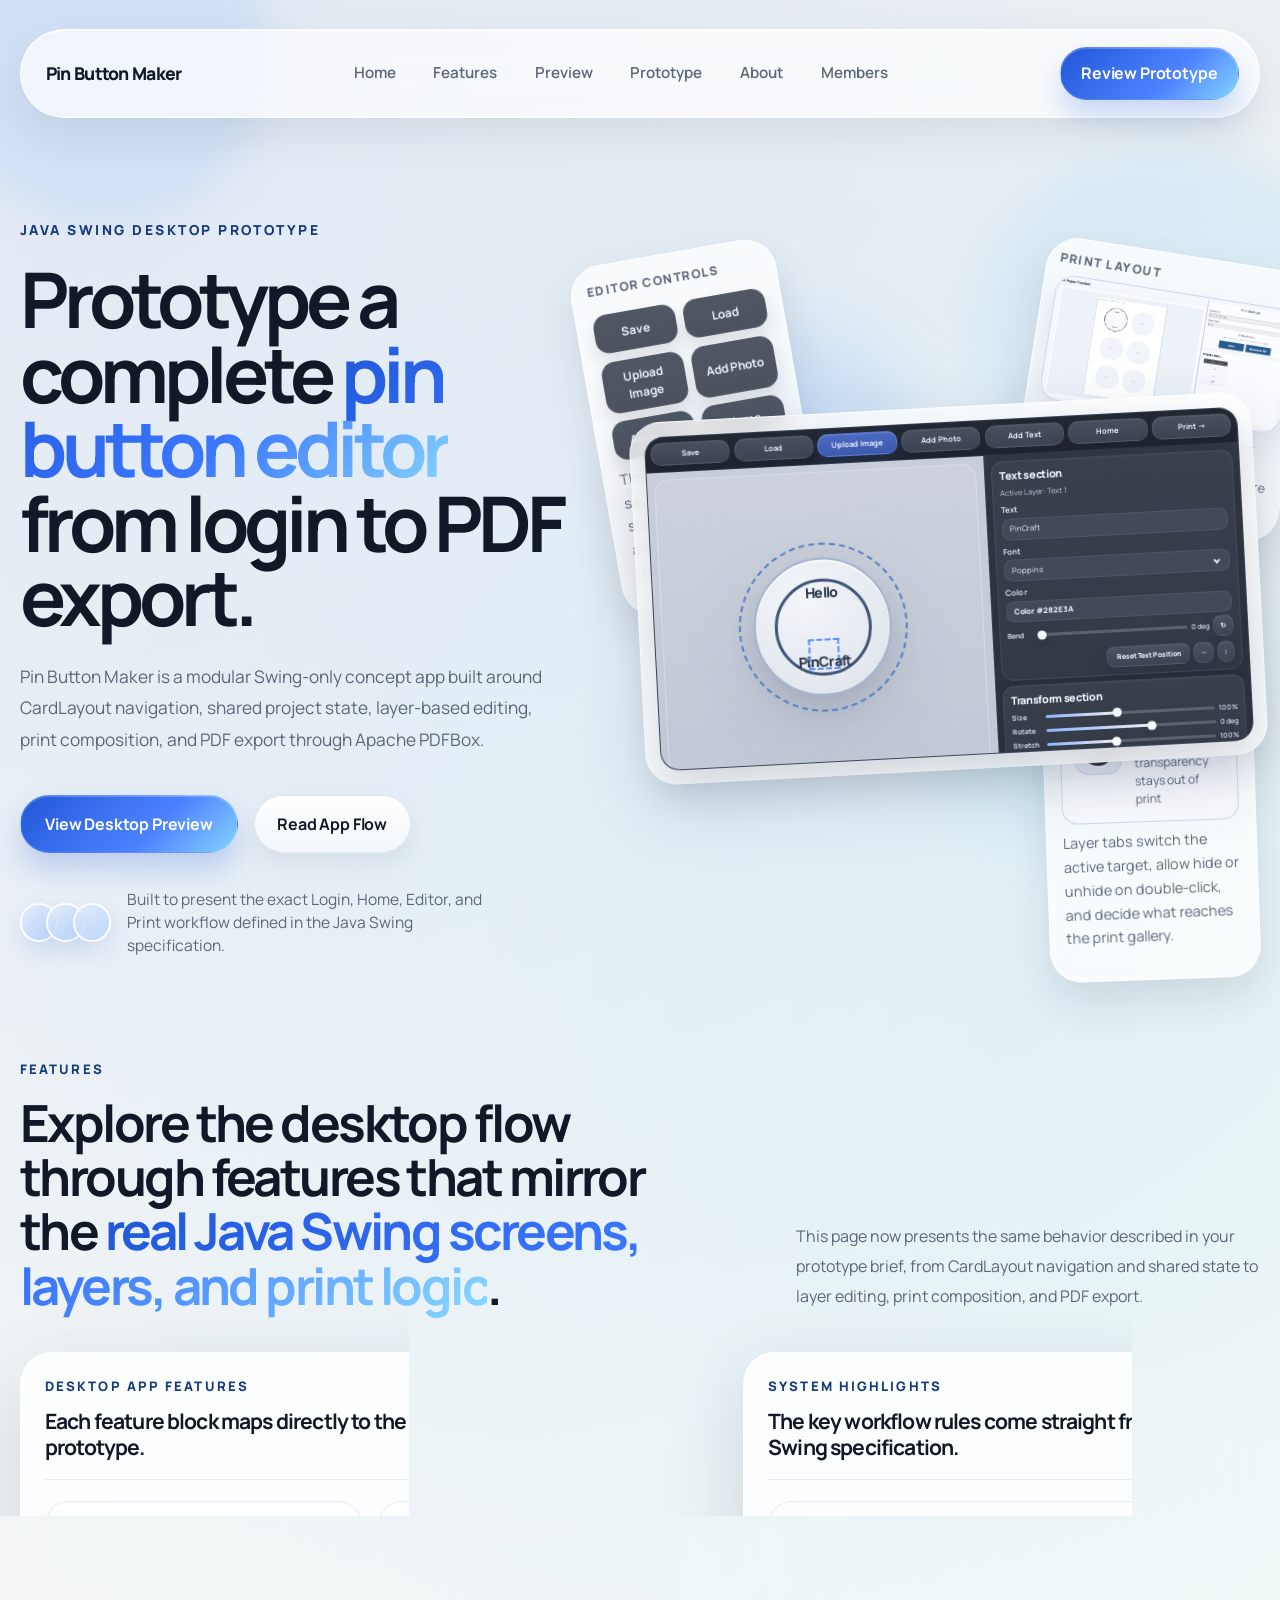
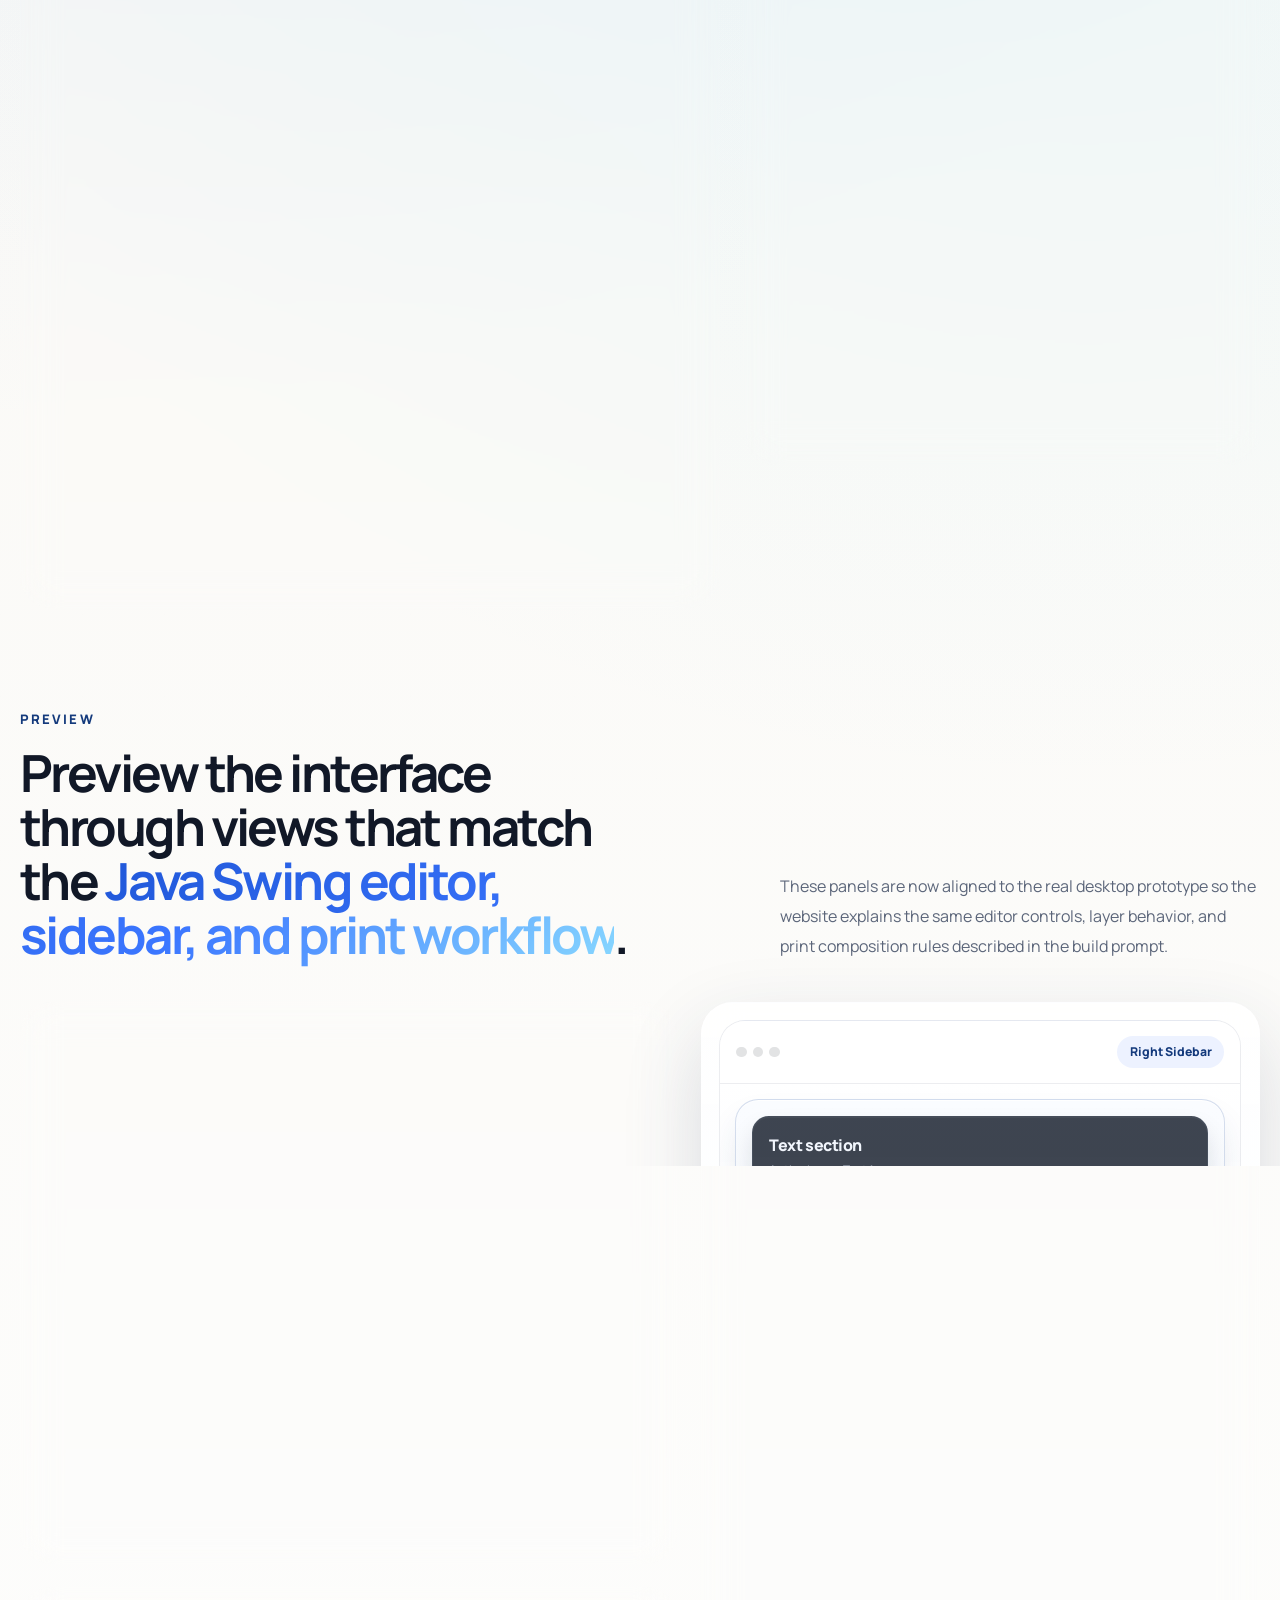
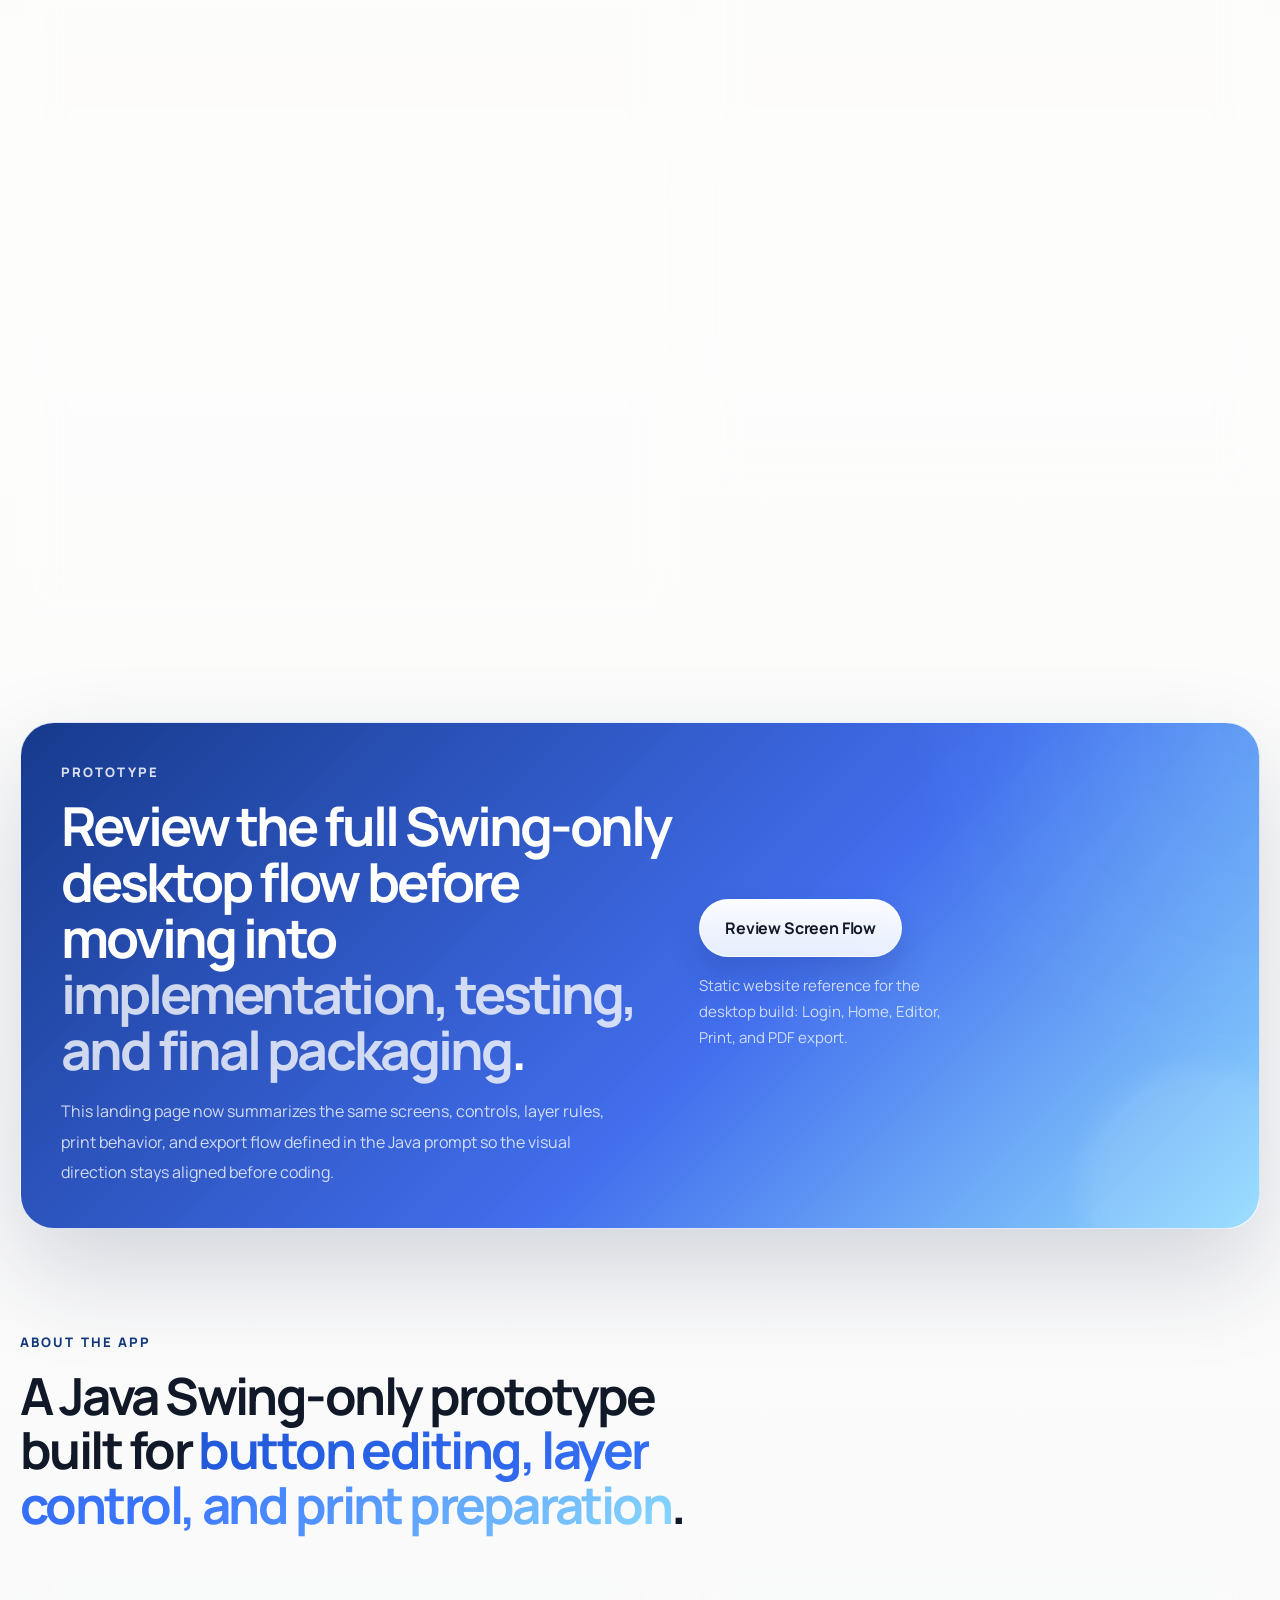
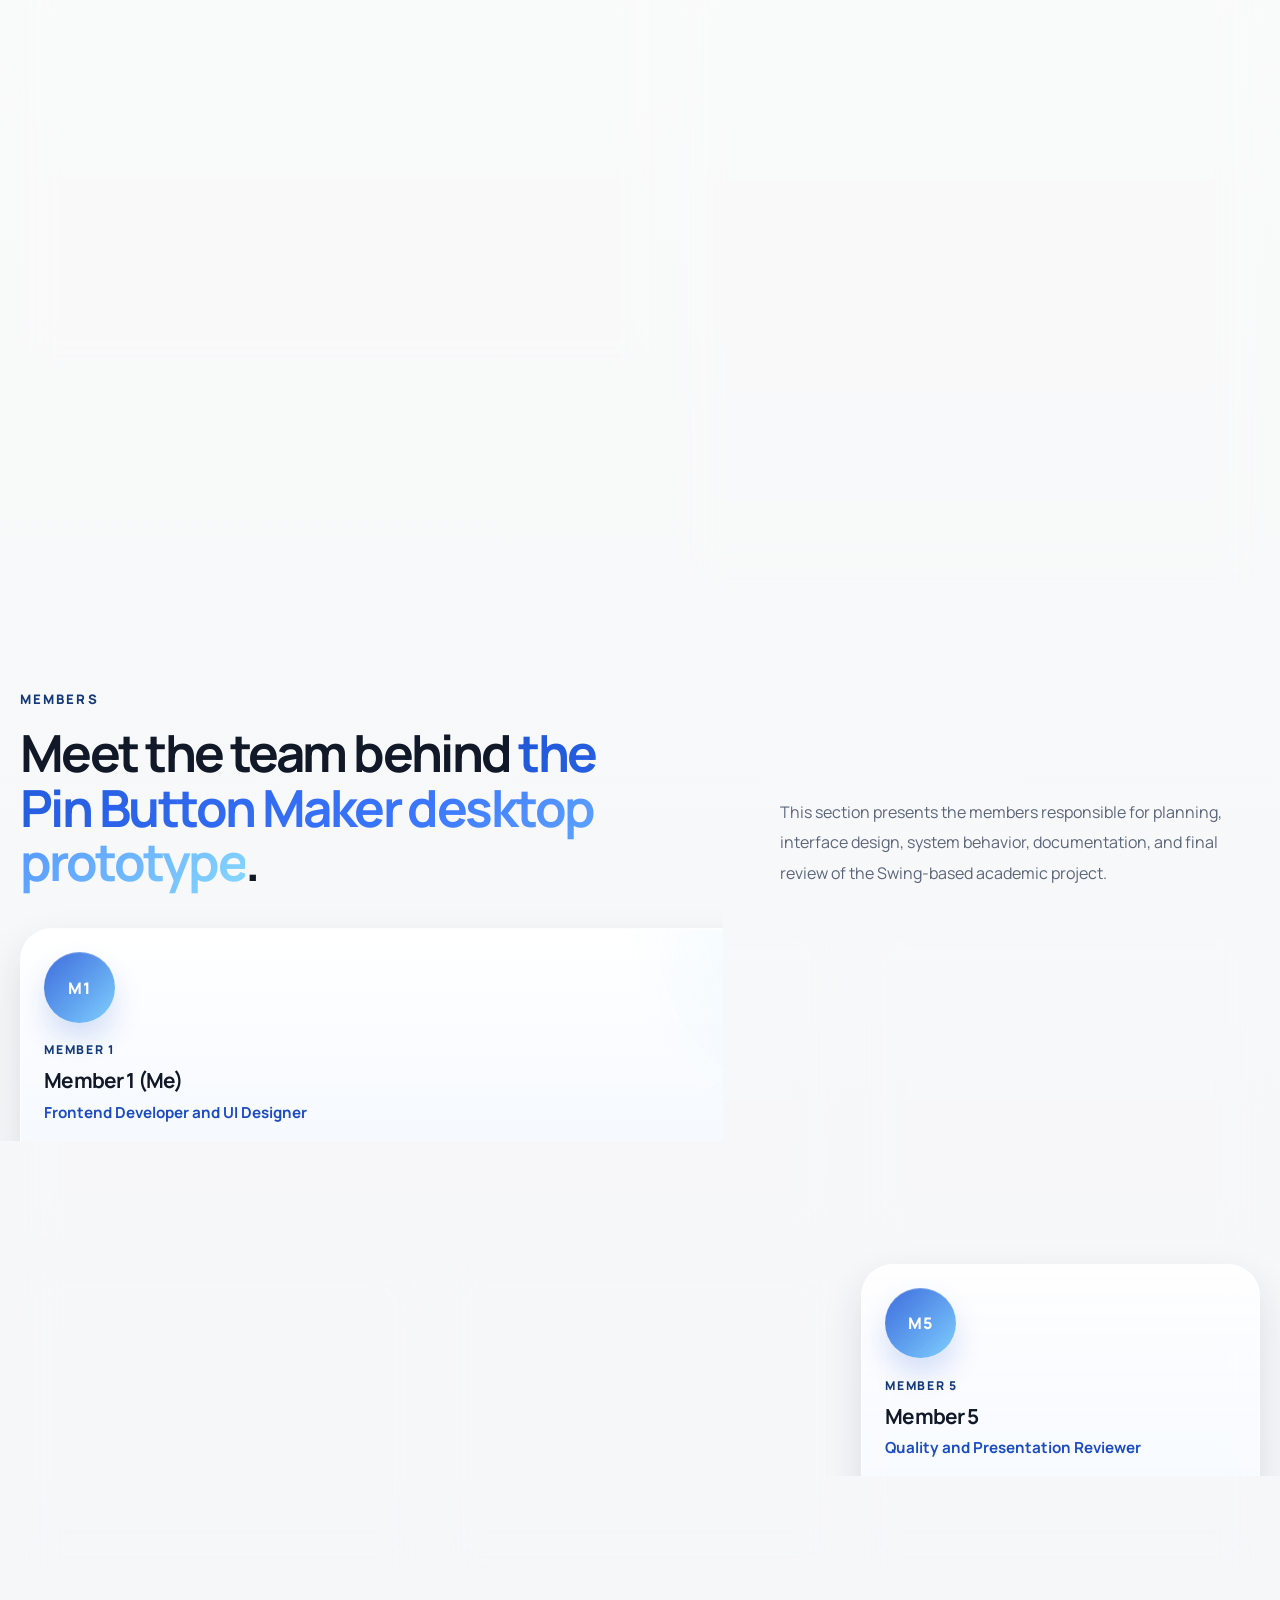
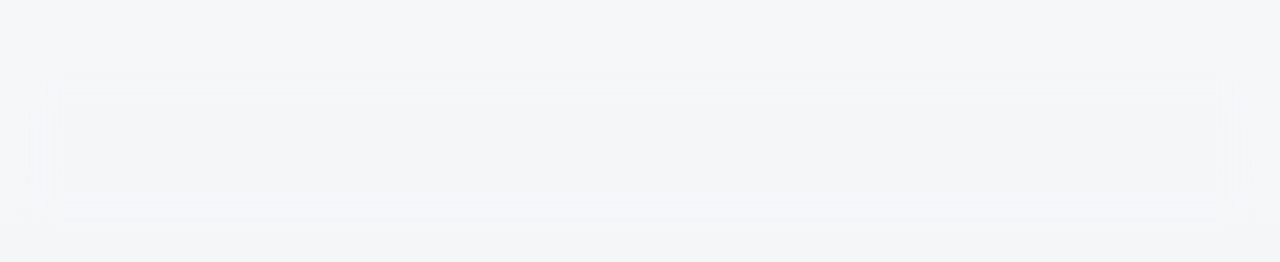
<file: frontend/index.html>
<!DOCTYPE html>
<html lang="en">
  <head>
    <meta charset="UTF-8" />
    <meta name="viewport" content="width=device-width, initial-scale=1.0" />
    <title>Pin Button Maker | Java Swing Desktop Prototype</title>
    <meta
      name="description"
      content="Pin Button Maker is a Java Swing desktop prototype with Login, Home, Editor, and Print screens for layered button design, print composition, and PDF export."
    />
    <link rel="preconnect" href="https://fonts.googleapis.com" />
    <link rel="preconnect" href="https://fonts.gstatic.com" crossorigin />
    <link
      href="https://fonts.googleapis.com/css2?family=Manrope:wght@400;500;600;700;800&display=swap"
      rel="stylesheet"
    />
    <link rel="stylesheet" href="styles.css" />
  </head>
  <body>
    <div class="page-shell">
      <div class="bg-orb orb-one" aria-hidden="true"></div>
      <div class="bg-orb orb-two" aria-hidden="true"></div>
      <div class="bg-grid" aria-hidden="true"></div>

      <header class="site-header">
        <nav class="navbar" aria-label="Primary">
          <a class="brand" href="#home" aria-label="Pin Button Maker home">Pin Button Maker</a>

          <div class="nav-links">
            <a href="#home">Home</a>
            <a href="#features">Features</a>
            <a href="#preview">Preview</a>
            <a href="#download">Prototype</a>
            <a href="#about">About</a>
            <a href="#members">Members</a>
          </div>

          <a class="btn btn-nav" href="#preview">Review Prototype</a>
        </nav>
      </header>

      <main>
        <section class="hero" id="home">
          <div class="hero-copy">
            <p class="eyebrow">Java Swing Desktop Prototype</p>

            <h1>
              Prototype a complete
              <span>pin button editor</span>
              from login to PDF export.
            </h1>

            <p class="hero-text">
              Pin Button Maker is a modular Swing-only concept app built around
              CardLayout navigation, shared project state, layer-based editing,
              print composition, and PDF export through Apache PDFBox.
            </p>

            <div class="hero-actions">
              <a class="btn btn-primary" href="#preview">View Desktop Preview</a>
              <a class="btn btn-secondary" href="#features">Read App Flow</a>
            </div>

            <div class="hero-proof">
              <div class="proof-stack" aria-hidden="true">
                <span></span>
                <span></span>
                <span></span>
              </div>
              <p>Built to present the exact Login, Home, Editor, and Print workflow defined in the Java Swing specification.</p>
            </div>
          </div>

          <div class="hero-visual" aria-label="Pin Button Maker desktop prototype preview">
            <div class="preview-ambient ambient-one" aria-hidden="true"></div>
            <div class="preview-ambient ambient-two" aria-hidden="true"></div>

            <article class="preview-layer preview-card preview-card-templates">
              <p class="card-kicker">Editor Controls</p>
              <div class="toolbar-mini-grid" aria-hidden="true">
                <span>Save</span>
                <span>Load</span>
                <span>Upload Image</span>
                <span>Add Photo</span>
                <span>Add Text</span>
                <span>Home</span>
              </div>
              <p class="card-note">
                The Swing editor keeps save, load, upload, real-size, print,
                and log-out actions pinned to one dark command bar.
              </p>
            </article>

            <article class="preview-layer preview-main">
              <div class="desktop-editor-frame desktop-editor-frame-hero" aria-label="Pin Button Maker editor mockup with toolbar, circular pin canvas, sidebar controls, and layer tabs">
                <div class="editor-command-bar" aria-hidden="true">
                  <span>Save</span>
                  <span>Load</span>
                  <span class="active-button">Upload Image</span>
                  <span>Add Photo</span>
                  <span>Add Text</span>
                  <span>Home</span>
                  <span>Print &rarr;</span>
                </div>

                <div class="editor-main-grid">
                  <div class="editor-stage">
                    <div class="pin-button-preview pin-button-preview-editor" aria-hidden="true">
                      <span class="pin-button-guide"></span>
                      <span class="pin-button-surface"></span>
                      <span class="pin-button-ring"></span>
                      <span class="pin-button-label pin-button-label-editor-top">Hello</span>
                      <span class="pin-button-photo pin-button-photo-editor"></span>
                      <span class="pin-button-label pin-button-label-editor-bottom">PinCraft</span>
                    </div>
                  </div>

                  <aside class="editor-inspector">
                    <div class="inspector-block">
                      <h3>Text section</h3>
                      <p>Active Layer: Text 1</p>
                      <span class="inspector-label">Text</span>
                      <span class="inspector-field">PinCraft</span>
                      <span class="inspector-label">Font</span>
                      <span class="inspector-select">Poppins</span>
                      <span class="inspector-label">Color</span>
                      <span class="inspector-field inspector-field-strong">Color #282E3A</span>
                      <div class="inspector-slider-row inspector-slider-row-bend">
                        <label>Bend</label>
                        <span class="inspector-slider slider-bend"></span>
                        <small>0 deg</small>
                        <span class="inspector-inline-icon" aria-hidden="true">&#8635;</span>
                      </div>
                      <div class="inspector-inline-actions" aria-hidden="true">
                        <span class="inspector-inline-button inspector-inline-button-wide">Reset Text Position</span>
                        <span class="inspector-inline-button">&#8596;</span>
                        <span class="inspector-inline-button">&#8597;</span>
                      </div>
                    </div>

                    <div class="inspector-block">
                      <h3>Transform section</h3>
                      <div class="inspector-slider-row">
                        <label>Size</label>
                        <span class="inspector-slider slider-size-editor"></span>
                        <small>100%</small>
                      </div>
                      <div class="inspector-slider-row">
                        <label>Rotate</label>
                        <span class="inspector-slider slider-rotate-editor"></span>
                        <small>0 deg</small>
                      </div>
                      <div class="inspector-slider-row">
                        <label>Stretch</label>
                        <span class="inspector-slider slider-stretch-editor"></span>
                        <small>100%</small>
                      </div>
                      <div class="inspector-slider-row">
                        <label>Transparency</label>
                        <span class="inspector-slider slider-transparency-editor"></span>
                        <small>100%</small>
                      </div>
                    </div>
                  </aside>
                </div>

                <div class="editor-tabbar editor-tabbar-editor" aria-hidden="true">
                  <span class="editor-tab"><strong>Photo</strong><small>&times;</small></span>
                  <span class="editor-tab active"><strong>Text 1</strong><small>&times;</small></span>
                  <span class="editor-tab"><strong>Text 2</strong><small>&times;</small></span>
                </div>
              </div>
            </article>

            <article class="preview-layer preview-card preview-card-insights">
              <p class="card-kicker">Print Layout</p>
              <figure class="preview-card-photo-frame">
                <img
                  class="preview-card-photo-image"
                  src="assets/print.png"
                  alt="Pin Button Maker print layout preview"
                />
              </figure>
              <p class="card-note">
                The print page recalculates placement from the selected button
                size and lets users switch between A4 or Letter before export.
              </p>
            </article>

            <article class="preview-layer preview-card preview-card-library">
              <p class="card-kicker">Layer Rules</p>
              <div class="tab-mini-list" aria-hidden="true">
                <span>Text</span>
                <span class="active">Photo</span>
              </div>
              <div class="printable-item-mini">
                <span class="printable-thumb" aria-hidden="true"></span>
                <div>
                  <strong>Visible layers only</strong>
                  <small>0% transparency stays out of print</small>
                </div>
              </div>
              <figure class="preview-card-reveal">
                <img
                  class="preview-card-reveal-image"
                  src="assets/pin-button-maker-editor-preview.png"
                  alt="Full Pin Button Maker desktop editor layout"
                />
              </figure>
              <p class="card-note">
                Layer tabs switch the active target, allow hide or unhide on
                double-click, and decide what reaches the print gallery.
              </p>
            </article>
          </div>
        </section>

<section class="features-section" id="features">
          <div class="features-intro">
            <div>
              <p class="section-kicker">Features</p>
              <h2>
                Explore the desktop flow through features that mirror the
                <span>real Java Swing screens, layers, and print logic</span>.
              </h2>
            </div>

            <p class="features-lead">
              This page now presents the same behavior described in your
              prototype brief, from CardLayout navigation and shared state to
              layer editing, print composition, and PDF export.
            </p>
          </div>

          <div class="feature-showcase">
            <div class="feature-board">
              <div class="feature-board-head">
                <p class="panel-kicker">Desktop App Features</p>
                <strong>Each feature block maps directly to the requested Swing-only prototype.</strong>
              </div>

              <div class="feature-grid">
                <article class="feature-card">
                  <span class="feature-index">01</span>
                  <h3>CardLayout Navigation</h3>
                  <p>
                    LoginPage, HomePage, EditorPage, and PrintPage are framed as
                    one clear desktop flow driven by CardLayout page changes.
                  </p>
                </article>

                <article class="feature-card">
                  <span class="feature-index">02</span>
                  <h3>Dark Editor Workspace</h3>
                  <p>
                    The main editor uses a dark software-style shell with a top
                    command bar, centered button canvas, right inspector, and
                    bottom layer tabs.
                  </p>
                </article>

                <article class="feature-card">
                  <span class="feature-index">03</span>
                  <h3>Live Layer Editing</h3>
                  <p>
                    Text, font, color, rotate, stretch, transparency, and layer
                    visibility update the circular preview in real time.
                  </p>
                </article>

                <article class="feature-card">
                  <span class="feature-index">04</span>
                  <h3>Photo Upload and Crop</h3>
                  <p>
                    The photo layer supports upload, crop selection, direct drag
                    movement inside the button preview, and centering controls.
                  </p>
                </article>

                <article class="feature-card">
                  <span class="feature-index">05</span>
                  <h3>Undo and Redo History</h3>
                  <p>
                    Text edits, slider changes, visibility toggles, image
                    movement, and crop updates are tracked through history.
                  </p>
                </article>

                <article class="feature-card">
                  <span class="feature-index">06</span>
                  <h3>Print and PDF Export</h3>
                  <p>
                    The print screen filters eligible layers, supports drag and
                    drop placement, and exports a working PDF with PDFBox.
                  </p>
                </article>
              </div>
            </div>

            <aside class="highlight-board" aria-label="Pin Button Maker system highlights">
              <div class="feature-board-head">
                <p class="panel-kicker">System Highlights</p>
                <strong>The key workflow rules come straight from the Swing specification.</strong>
              </div>

              <div class="highlight-grid">
                <article class="highlight-card">
                  <span class="highlight-chip">Core 01</span>
                  <h3>Four-Screen Flow</h3>
                  <p>
                    Mock login reaches Home, Start New Project opens Editor,
                    Print completes the workflow, and Log Out returns to Login.
                  </p>
                </article>

                <article class="highlight-card">
                  <span class="highlight-chip">Core 02</span>
                  <h3>Accurate Layer Rules</h3>
                  <p>
                    Hidden layers and layers with zero transparency stay out of
                    the print gallery exactly as required in the editor logic.
                  </p>
                </article>

                <article class="highlight-card">
                  <span class="highlight-chip">Core 03</span>
                  <h3>Paper and Button Options</h3>
                  <p>
                    Print layout responds to the chosen button size while users
                    switch between A4 or Letter and optionally show cut lines.
                  </p>
                </article>
              </div>
            </aside>
          </div>
        </section>

<section class="preview-section" id="preview">
          <div class="preview-section-intro">
            <div>
              <p class="section-kicker">Preview</p>
              <h2>
                Preview the interface through views that match the
                <span>Java Swing editor, sidebar, and print workflow</span>.
              </h2>
            </div>

            <p class="preview-section-lead">
              These panels are now aligned to the real desktop prototype so the
              website explains the same editor controls, layer behavior, and
              print composition rules described in the build prompt.
            </p>
          </div>

          <div class="preview-gallery">
            <article class="screenshot-card screenshot-card-featured">
              <div class="screenshot-frame">
                <div class="screenshot-topbar">
                  <div class="screenshot-dots" aria-hidden="true">
                    <span></span>
                    <span></span>
                    <span></span>
                  </div>
                  <div class="screenshot-pill">EditorPage</div>
                </div>

                <div class="screenshot-body screenshot-body-workspace">
                  <div class="desktop-editor-frame desktop-editor-frame-preview" aria-label="Pin Button Maker editor preview with toolbar, circular canvas, and sidebar controls">
                    <div class="editor-command-bar" aria-hidden="true">
                      <span>Save</span>
                      <span>Load</span>
                      <span class="active-button">Upload Image</span>
                      <span>Add Photo</span>
                      <span>Add Text</span>
                      <span>Home</span>
                      <span>Print &rarr;</span>
                    </div>

                    <div class="editor-main-grid">
                      <div class="editor-stage">
                        <div class="pin-button-preview pin-button-preview-editor" aria-hidden="true">
                          <span class="pin-button-guide"></span>
                          <span class="pin-button-surface"></span>
                          <span class="pin-button-ring"></span>
                          <span class="pin-button-label pin-button-label-editor-top">Hello</span>
                          <span class="pin-button-photo pin-button-photo-editor"></span>
                          <span class="pin-button-label pin-button-label-editor-bottom">PinCraft</span>
                        </div>
                      </div>

                      <aside class="editor-inspector">
                        <div class="inspector-block">
                          <h3>Text section</h3>
                          <p>Active Layer: Text 1</p>
                          <span class="inspector-label">Text</span>
                          <span class="inspector-field">PinCraft</span>
                          <span class="inspector-label">Font</span>
                          <span class="inspector-select">Poppins</span>
                          <span class="inspector-label">Color</span>
                          <span class="inspector-field inspector-field-strong">Color #282E3A</span>
                          <div class="inspector-slider-row inspector-slider-row-bend">
                            <label>Bend</label>
                            <span class="inspector-slider slider-bend"></span>
                            <small>0 deg</small>
                            <span class="inspector-inline-icon" aria-hidden="true">&#8635;</span>
                          </div>
                          <div class="inspector-inline-actions" aria-hidden="true">
                            <span class="inspector-inline-button inspector-inline-button-wide">Reset Text Position</span>
                            <span class="inspector-inline-button">&#8596;</span>
                            <span class="inspector-inline-button">&#8597;</span>
                          </div>
                        </div>

                        <div class="inspector-block">
                          <h3>Transform section</h3>
                          <div class="inspector-slider-row">
                            <label>Size</label>
                            <span class="inspector-slider slider-size-editor"></span>
                            <small>100%</small>
                          </div>
                          <div class="inspector-slider-row">
                            <label>Rotate</label>
                            <span class="inspector-slider slider-rotate-editor"></span>
                            <small>0 deg</small>
                          </div>
                          <div class="inspector-slider-row">
                            <label>Stretch</label>
                            <span class="inspector-slider slider-stretch-editor"></span>
                            <small>100%</small>
                          </div>
                          <div class="inspector-slider-row">
                            <label>Transparency</label>
                            <span class="inspector-slider slider-transparency-editor"></span>
                            <small>100%</small>
                          </div>
                        </div>
                      </aside>
                    </div>

                    <div class="editor-tabbar editor-tabbar-editor" aria-hidden="true">
                      <span class="editor-tab"><strong>Photo</strong><small>&times;</small></span>
                      <span class="editor-tab active"><strong>Text 1</strong><small>&times;</small></span>
                      <span class="editor-tab"><strong>Text 2</strong><small>&times;</small></span>
                    </div>
                  </div>
                </div>
              </div>

              <div class="screenshot-copy">
                <p class="panel-kicker">Main Preview</p>
                <h3>See the editor with save, load, size, upload, real-size, print, and log-out controls wrapped around the centered button preview.</h3>
              </div>
            </article>

            <article class="screenshot-card screenshot-card-custom">
              <div class="screenshot-frame">
                <div class="screenshot-topbar">
                  <div class="screenshot-dots" aria-hidden="true">
                    <span></span>
                    <span></span>
                    <span></span>
                  </div>
                  <div class="screenshot-pill">Right Sidebar</div>
                </div>

                <div class="screenshot-body screenshot-body-custom">
                  <div class="sidebar-stage-shot">
                    <div class="sidebar-stage-layout">
                      <div class="sidebar-stage-column">
                        <section class="inspector-block sidebar-shot-card">
                          <h3>Text section</h3>
                          <p>Active Layer: Text 1</p>
                          <span class="inspector-label">Text</span>
                          <span class="inspector-field">PinCraft</span>
                          <span class="inspector-label">Font</span>
                          <span class="inspector-select">SansSerif</span>
                          <span class="inspector-label">Color</span>
                          <span class="inspector-field inspector-field-strong">Color: #282E3A</span>

                          <div class="sidebar-slider-group">
                            <label>Bend</label>
                            <div class="sidebar-slider-line">
                              <span class="inspector-slider slider-bend"></span>
                              <small>0 deg</small>
                              <span class="inspector-inline-icon sidebar-shot-icon" aria-hidden="true">&#8635;</span>
                            </div>
                          </div>

                          <div class="inspector-inline-actions sidebar-shot-actions" aria-hidden="true">
                            <span class="inspector-inline-button inspector-inline-button-wide">Reset Text Position</span>
                            <span class="inspector-inline-button">&#8596;</span>
                            <span class="inspector-inline-button">&#8597;</span>
                          </div>
                        </section>

                        <section class="inspector-block sidebar-shot-card sidebar-shot-card-transform">
                          <h3>Transform section</h3>

                          <div class="sidebar-slider-group">
                            <label>Size</label>
                            <div class="sidebar-slider-line">
                              <span class="inspector-slider slider-size-editor"></span>
                              <small>100%</small>
                              <span class="inspector-inline-icon sidebar-shot-icon" aria-hidden="true">&#8635;</span>
                            </div>
                          </div>

                          <div class="sidebar-slider-group">
                            <label>Rotate</label>
                            <div class="sidebar-slider-line">
                              <span class="inspector-slider slider-rotate-editor"></span>
                              <small>0 deg</small>
                              <span class="inspector-inline-icon sidebar-shot-icon" aria-hidden="true">&#8635;</span>
                            </div>
                          </div>

                          <div class="sidebar-slider-group">
                            <label>Stretch</label>
                            <div class="sidebar-slider-line">
                              <span class="inspector-slider slider-stretch-editor"></span>
                              <small>100%</small>
                              <span class="inspector-inline-icon sidebar-shot-icon" aria-hidden="true">&#8635;</span>
                            </div>
                          </div>

                          <div class="sidebar-slider-group">
                            <label>Transparency</label>
                            <div class="sidebar-slider-line">
                              <span class="inspector-slider slider-transparency-editor"></span>
                              <small>100%</small>
                              <span class="inspector-inline-icon sidebar-shot-icon" aria-hidden="true">&#8635;</span>
                            </div>
                          </div>

                          <span class="inspector-label">Button Background</span>
                          <span class="inspector-field inspector-field-bright sidebar-shot-background">Background: #F7F9FD</span>
                        </section>

                      </div>

                      <div class="sidebar-stage-blank" aria-hidden="true"></div>
                    </div>
                  </div>
                </div>
              </div>

              <div class="screenshot-copy">
                <p class="panel-kicker">Customization</p>
                <h3>The inspector mirrors the requested text, font, color, size, rotate, stretch, transparency, and photo upload behavior.</h3>
              </div>
            </article>

            <article class="screenshot-card screenshot-card-realtime">
              <div class="screenshot-frame">
                <div class="screenshot-topbar">
                  <div class="screenshot-dots" aria-hidden="true">
                    <span></span>
                    <span></span>
                    <span></span>
                  </div>
                  <div class="screenshot-pill">PrintPage Controls</div>
                </div>

                <div class="screenshot-body screenshot-body-stats">
                  <div class="print-settings-shot">
                    <strong>Print Settings</strong>
                    <span class="settings-label">Paper Size</span>
                    <span class="settings-field">A4 (210 x 297 mm)</span>
                    <span class="settings-label">Button Size</span>
                    <span class="settings-field">2.25"</span>
                    <span class="settings-check">Show Cut Lines</span>
                    <p>Fits 6 pins at 2.25" + 1 cm size + 1 cm bleed.</p>
                    <div class="settings-buttons">
                      <span>Back</span>
                      <span>Download PDF</span>
                    </div>
                  </div>
                </div>
              </div>

              <div class="screenshot-copy">
                <p class="panel-kicker">Print Settings</p>
                <h3>The print page lets users choose button size, switch between A4 or Letter, enable cut lines, and export through PDFBox.</h3>
              </div>
            </article>

          </div>
        </section>

<section class="download-section" id="download">
          <div class="download-shell">
            <div class="download-copy">
              <p class="section-kicker">Prototype</p>
              <h2>
                Review the full Swing-only desktop flow before moving into
                <span>implementation, testing, and final packaging</span>.
              </h2>
              <p class="download-text">
                This landing page now summarizes the same screens, controls,
                layer rules, print behavior, and export flow defined in the
                Java prompt so the visual direction stays aligned before coding.
              </p>
            </div>

            <div class="download-actions">
              <a class="btn btn-download" href="preview.html">Review Screen Flow</a>
              <p class="download-note">
                Static website reference for the desktop build: Login, Home,
                Editor, Print, and PDF export.
              </p>
            </div>
          </div>
        </section>

<section class="about-section" id="about">
          <div class="about-intro">
            <p class="section-kicker">About The App</p>
            <h2>
              A Java Swing-only prototype built for
              <span>button editing, layer control, and print preparation</span>.
            </h2>
          </div>

          <div class="about-grid">
            <div class="about-copy">
              <p>
                Pin Button Maker is defined as a modular Java Swing desktop app
                that uses CardLayout to move between LoginPage, HomePage,
                EditorPage, and PrintPage while preserving shared project data.
              </p>

              <p>
                The editor centers a Graphics2D circular preview inside a dark
                software-style workspace, with text controls, transform
                sliders, layer tabs, photo upload, drag repositioning, and crop
                support tied to the active layer.
              </p>

              <p>
                The print flow imports only eligible visible layers from the
                editor, lets users place them onto A4 or Letter paper, and
                exports a real PDF through Apache PDFBox.
              </p>
            </div>

            <aside class="about-panel" aria-label="Pin Button Maker interface principles">
              <div class="about-panel-top">
                <p class="panel-kicker">HCI Principles</p>
                <strong>Designed around clarity, direct manipulation, and consistent desktop interaction</strong>
              </div>

              <div class="principles-list">
                <article class="principle-item">
                  <span class="principle-badge">01</span>
                  <div>
                    <h3>Direct Manipulation</h3>
                    <p>
                      Dragging photos inside the button preview and placing
                      printable items onto paper keeps editing visual and
                      immediate.
                    </p>
                  </div>
                </article>

                <article class="principle-item">
                  <span class="principle-badge">02</span>
                  <div>
                    <h3>Consistent Controls</h3>
                    <p>
                      Toolbar buttons, sidebar inputs, and layer tabs follow one
                      repeatable system so the editor stays predictable.
                    </p>
                  </div>
                </article>

                <article class="principle-item">
                  <span class="principle-badge">03</span>
                  <div>
                    <h3>Workflow Clarity</h3>
                    <p>
                      Login, project start, editing, and printing remain
                      separate stages while shared state keeps the experience
                      connected.
                    </p>
                  </div>
                </article>
              </div>

              <div class="about-capabilities">
                <span>CardLayout Navigation</span>
                <span>Layer-Based Editing</span>
                <span>PDF Export</span>
              </div>
            </aside>
          </div>
        </section>

<section class="members-section" id="members">
          <div class="members-intro">
            <div>
              <p class="section-kicker">Members</p>
              <h2>
                Meet the team behind
                <span>the Pin Button Maker desktop prototype</span>.
              </h2>
            </div>

            <p class="members-lead">
              This section presents the members responsible for planning,
              interface design, system behavior, documentation, and final
              review of the Swing-based academic project.
            </p>
          </div>

          <div class="members-grid">
            <article class="member-card member-card-featured">
              <div class="member-avatar" aria-hidden="true">M1</div>
              <div class="member-content">
                <p class="member-label">Member 1</p>
                <h3>Member 1 (Me)</h3>
                <p class="member-role">Frontend Developer and UI Designer</p>
                <p class="member-description">
                  Focuses on shaping the visual direction, refining layout
                  decisions, and ensuring the Pin Button Maker presentation
                  feels modern, polished, and accurate to the app flow.
                </p>
              </div>
            </article>

            <article class="member-card">
              <div class="member-avatar" aria-hidden="true">M2</div>
              <div class="member-content">
                <p class="member-label">Member 2</p>
                <h3>Member 2</h3>
                <p class="member-role">Project Coordinator</p>
                <p class="member-description">
                  Supports planning, documentation, and collaboration to keep
                  the team organized and the project direction clear.
                </p>
              </div>
            </article>

            <article class="member-card">
              <div class="member-avatar" aria-hidden="true">M3</div>
              <div class="member-content">
                <p class="member-label">Member 3</p>
                <h3>Member 3</h3>
                <p class="member-role">System Analyst</p>
                <p class="member-description">
                  Helps define system structure, feature flow, and usability
                  goals so the platform stays consistent and understandable.
                </p>
              </div>
            </article>

            <article class="member-card">
              <div class="member-avatar" aria-hidden="true">M4</div>
              <div class="member-content">
                <p class="member-label">Member 4</p>
                <h3>Member 4</h3>
                <p class="member-role">Content and Research Lead</p>
                <p class="member-description">
                  Shapes supporting copy, research references, and content
                  clarity to strengthen the academic and promotional narrative.
                </p>
              </div>
            </article>

            <article class="member-card">
              <div class="member-avatar" aria-hidden="true">M5</div>
              <div class="member-content">
                <p class="member-label">Member 5</p>
                <h3>Member 5</h3>
                <p class="member-role">Quality and Presentation Reviewer</p>
                <p class="member-description">
                  Reviews visual consistency, structure, and final presentation
                  quality to keep the overall output clean and professional.
                </p>
              </div>
            </article>
          </div>
        </section>
      </main>

      <footer class="site-footer">
        <div class="footer-shell">
          <div class="footer-brand">
            <a class="footer-mark" href="#home">Pin Button Maker</a>
            <p>
              A polished static landing page that summarizes the Java Swing
              editor, print workflow, shared state, and PDF export behavior of
              the desktop prototype.
            </p>
          </div>

          <div class="footer-links" aria-label="Footer navigation">
            <a href="#features">Features</a>
            <a href="#preview">Preview</a>
            <a href="#download">Prototype</a>
            <a href="#about">About</a>
            <a href="#members">Members</a>
          </div>

          <p class="footer-meta">Java Swing Desktop Prototype</p>
        </div>
      </footer>
    </div>
  </body>
</html>
</file>
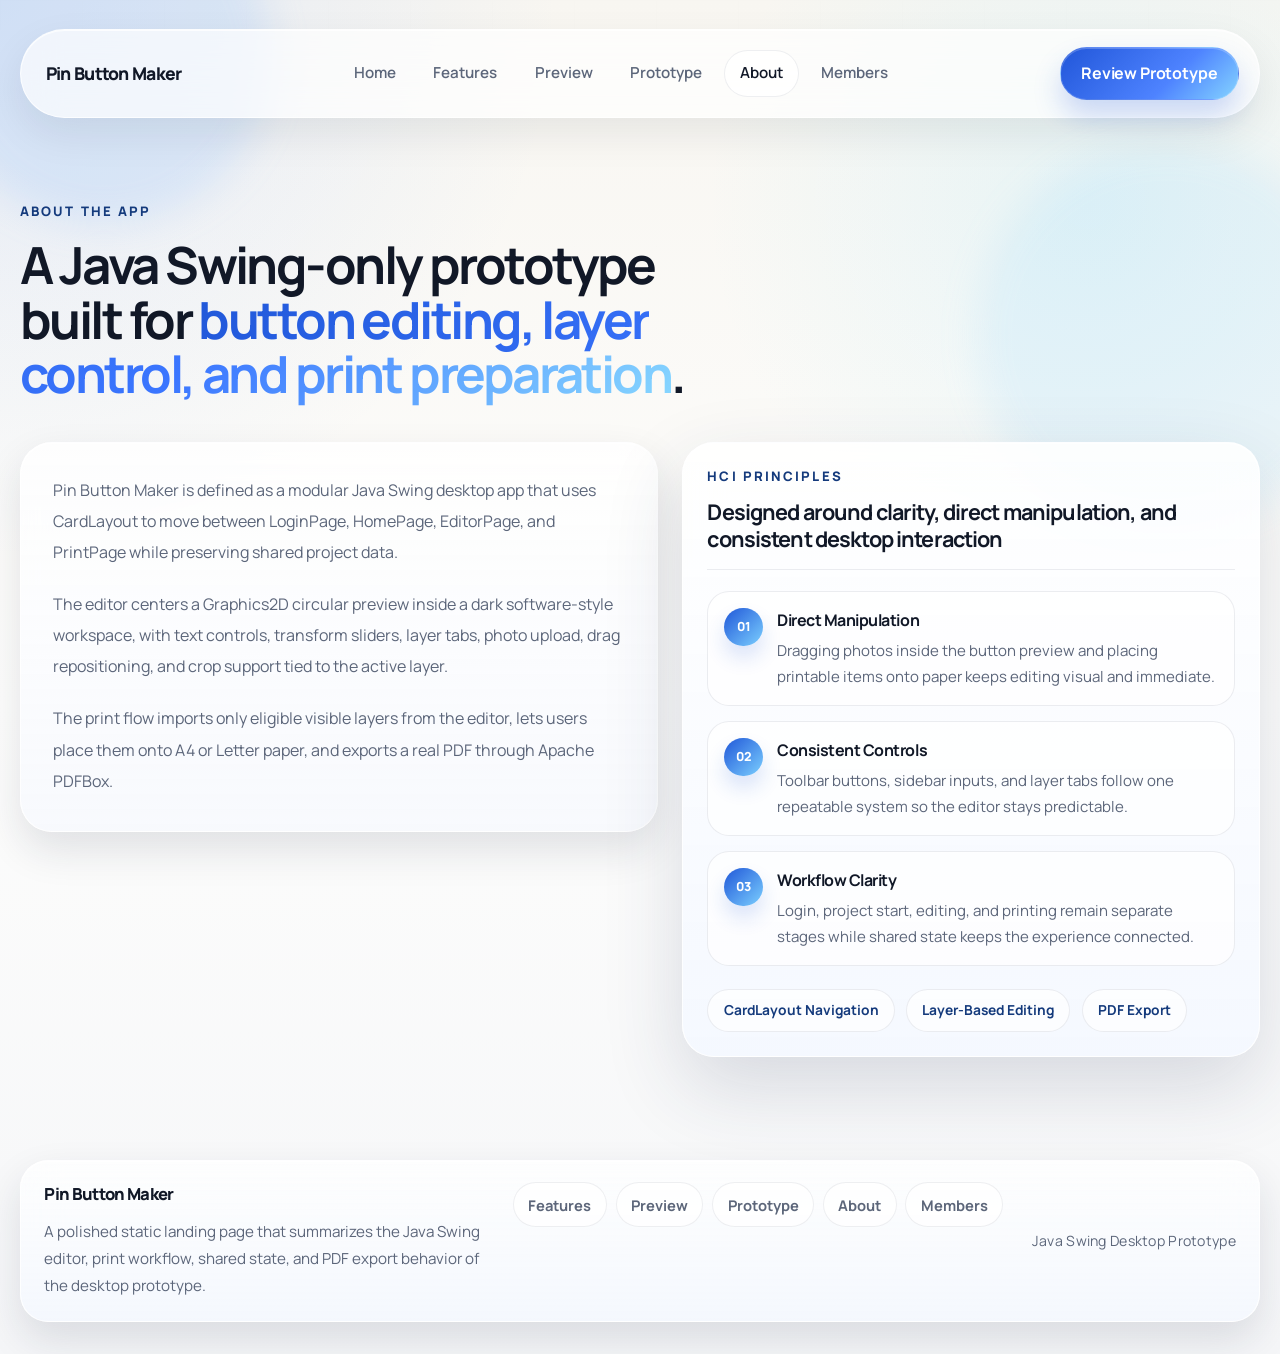
<file: about.html>
<!DOCTYPE html>
<html lang="en">
  <head>
    <meta charset="UTF-8" />
    <meta name="viewport" content="width=device-width, initial-scale=1.0" />
    <title>Pin Button Maker | About</title>
    <meta
      name="description"
      content="About page for the Pin Button Maker Java Swing desktop prototype."
    />
    <link rel="preconnect" href="https://fonts.googleapis.com" />
    <link rel="preconnect" href="https://fonts.gstatic.com" crossorigin />
    <link
      href="https://fonts.googleapis.com/css2?family=Manrope:wght@400;500;600;700;800&display=swap"
      rel="stylesheet"
    />
    <link rel="stylesheet" href="styles.css" />
  </head>
  <body class="standalone-page page-about">
    <div class="page-shell">
      <div class="bg-orb orb-one" aria-hidden="true"></div>
      <div class="bg-orb orb-two" aria-hidden="true"></div>
      <div class="bg-grid" aria-hidden="true"></div>

      <header class="site-header">
        <nav class="navbar" aria-label="Primary">
          <a class="brand" href="index.html" aria-label="Pin Button Maker home">Pin Button Maker</a>

          <div class="nav-links">
            <a href="index.html">Home</a>
            <a href="features.html">Features</a>
            <a href="preview.html">Preview</a>
            <a href="prototype.html">Prototype</a>
            <a href="about.html">About</a>
            <a href="members.html">Members</a>
          </div>

          <a class="btn btn-nav" href="preview.html">Review Prototype</a>
        </nav>
      </header>

      <main>
        <section class="about-section" id="about">
          <div class="about-intro">
            <p class="section-kicker">About The App</p>
            <h2>
              A Java Swing-only prototype built for
              <span>button editing, layer control, and print preparation</span>.
            </h2>
          </div>

          <div class="about-grid">
            <div class="about-copy">
              <p>
                Pin Button Maker is defined as a modular Java Swing desktop app
                that uses CardLayout to move between LoginPage, HomePage,
                EditorPage, and PrintPage while preserving shared project data.
              </p>

              <p>
                The editor centers a Graphics2D circular preview inside a dark
                software-style workspace, with text controls, transform
                sliders, layer tabs, photo upload, drag repositioning, and crop
                support tied to the active layer.
              </p>

              <p>
                The print flow imports only eligible visible layers from the
                editor, lets users place them onto A4 or Letter paper, and
                exports a real PDF through Apache PDFBox.
              </p>
            </div>

            <aside class="about-panel" aria-label="Pin Button Maker interface principles">
              <div class="about-panel-top">
                <p class="panel-kicker">HCI Principles</p>
                <strong>Designed around clarity, direct manipulation, and consistent desktop interaction</strong>
              </div>

              <div class="principles-list">
                <article class="principle-item">
                  <span class="principle-badge">01</span>
                  <div>
                    <h3>Direct Manipulation</h3>
                    <p>
                      Dragging photos inside the button preview and placing
                      printable items onto paper keeps editing visual and
                      immediate.
                    </p>
                  </div>
                </article>

                <article class="principle-item">
                  <span class="principle-badge">02</span>
                  <div>
                    <h3>Consistent Controls</h3>
                    <p>
                      Toolbar buttons, sidebar inputs, and layer tabs follow one
                      repeatable system so the editor stays predictable.
                    </p>
                  </div>
                </article>

                <article class="principle-item">
                  <span class="principle-badge">03</span>
                  <div>
                    <h3>Workflow Clarity</h3>
                    <p>
                      Login, project start, editing, and printing remain
                      separate stages while shared state keeps the experience
                      connected.
                    </p>
                  </div>
                </article>
              </div>

              <div class="about-capabilities">
                <span>CardLayout Navigation</span>
                <span>Layer-Based Editing</span>
                <span>PDF Export</span>
              </div>
            </aside>
          </div>
        </section>
      </main>

      <footer class="site-footer">
        <div class="footer-shell">
          <div class="footer-brand">
            <a class="footer-mark" href="index.html">Pin Button Maker</a>
            <p>
              A polished static landing page that summarizes the Java Swing
              editor, print workflow, shared state, and PDF export behavior of
              the desktop prototype.
            </p>
          </div>

          <div class="footer-links" aria-label="Footer navigation">
            <a href="features.html">Features</a>
            <a href="preview.html">Preview</a>
            <a href="prototype.html">Prototype</a>
            <a href="about.html">About</a>
            <a href="members.html">Members</a>
          </div>

          <p class="footer-meta">Java Swing Desktop Prototype</p>
        </div>
      </footer>
    </div>
  </body>
</html>
</file>
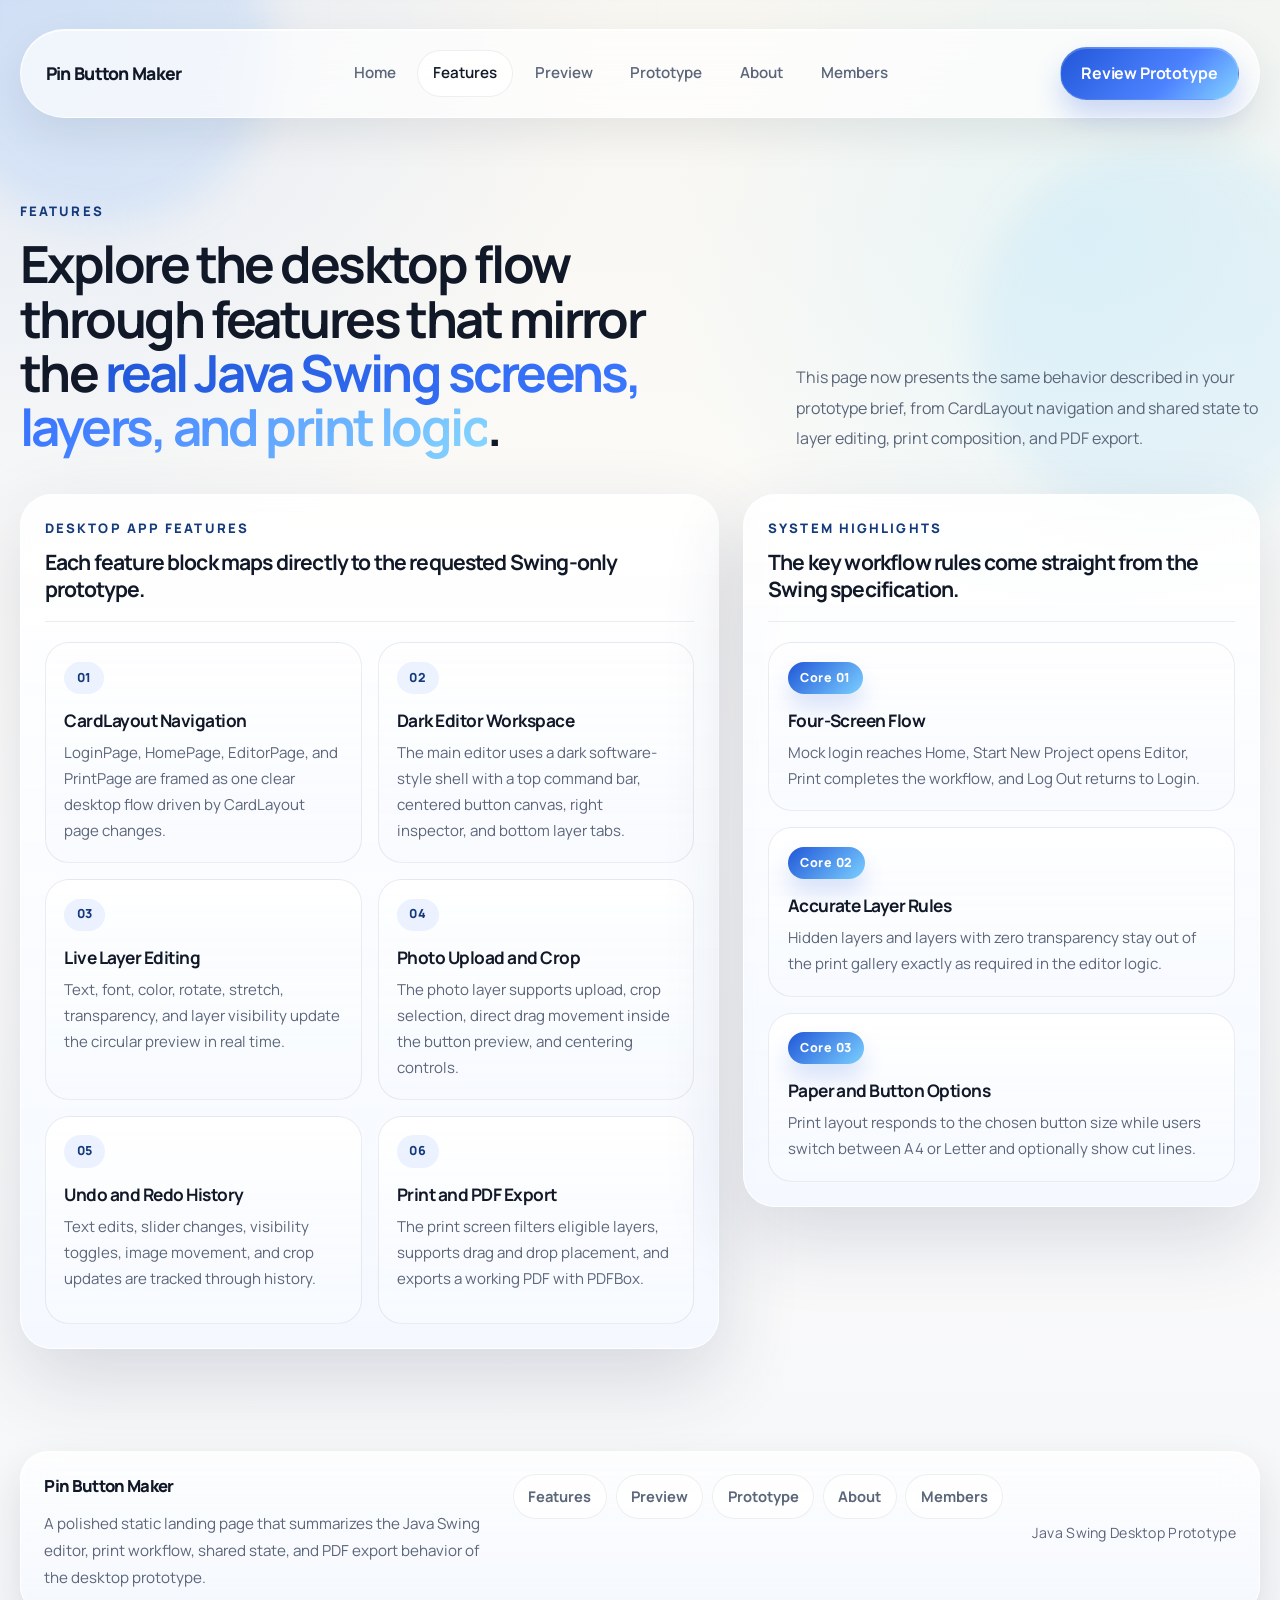
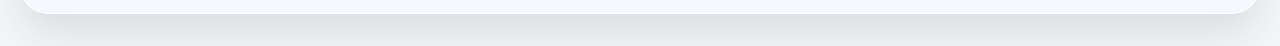
<file: features.html>
<!DOCTYPE html>
<html lang="en">
  <head>
    <meta charset="UTF-8" />
    <meta name="viewport" content="width=device-width, initial-scale=1.0" />
    <title>Pin Button Maker | Features</title>
    <meta
      name="description"
      content="Features page for the Pin Button Maker Java Swing desktop prototype."
    />
    <link rel="preconnect" href="https://fonts.googleapis.com" />
    <link rel="preconnect" href="https://fonts.gstatic.com" crossorigin />
    <link
      href="https://fonts.googleapis.com/css2?family=Manrope:wght@400;500;600;700;800&display=swap"
      rel="stylesheet"
    />
    <link rel="stylesheet" href="styles.css" />
  </head>
  <body class="standalone-page page-features">
    <div class="page-shell">
      <div class="bg-orb orb-one" aria-hidden="true"></div>
      <div class="bg-orb orb-two" aria-hidden="true"></div>
      <div class="bg-grid" aria-hidden="true"></div>

      <header class="site-header">
        <nav class="navbar" aria-label="Primary">
          <a class="brand" href="index.html" aria-label="Pin Button Maker home">Pin Button Maker</a>

          <div class="nav-links">
            <a href="index.html">Home</a>
            <a href="features.html">Features</a>
            <a href="preview.html">Preview</a>
            <a href="prototype.html">Prototype</a>
            <a href="about.html">About</a>
            <a href="members.html">Members</a>
          </div>

          <a class="btn btn-nav" href="preview.html">Review Prototype</a>
        </nav>
      </header>

      <main>
        <section class="features-section" id="features">
          <div class="features-intro">
            <div>
              <p class="section-kicker">Features</p>
              <h2>
                Explore the desktop flow through features that mirror the
                <span>real Java Swing screens, layers, and print logic</span>.
              </h2>
            </div>

            <p class="features-lead">
              This page now presents the same behavior described in your
              prototype brief, from CardLayout navigation and shared state to
              layer editing, print composition, and PDF export.
            </p>
          </div>

          <div class="feature-showcase">
            <div class="feature-board">
              <div class="feature-board-head">
                <p class="panel-kicker">Desktop App Features</p>
                <strong>Each feature block maps directly to the requested Swing-only prototype.</strong>
              </div>

              <div class="feature-grid">
                <article class="feature-card">
                  <span class="feature-index">01</span>
                  <h3>CardLayout Navigation</h3>
                  <p>
                    LoginPage, HomePage, EditorPage, and PrintPage are framed as
                    one clear desktop flow driven by CardLayout page changes.
                  </p>
                </article>

                <article class="feature-card">
                  <span class="feature-index">02</span>
                  <h3>Dark Editor Workspace</h3>
                  <p>
                    The main editor uses a dark software-style shell with a top
                    command bar, centered button canvas, right inspector, and
                    bottom layer tabs.
                  </p>
                </article>

                <article class="feature-card">
                  <span class="feature-index">03</span>
                  <h3>Live Layer Editing</h3>
                  <p>
                    Text, font, color, rotate, stretch, transparency, and layer
                    visibility update the circular preview in real time.
                  </p>
                </article>

                <article class="feature-card">
                  <span class="feature-index">04</span>
                  <h3>Photo Upload and Crop</h3>
                  <p>
                    The photo layer supports upload, crop selection, direct drag
                    movement inside the button preview, and centering controls.
                  </p>
                </article>

                <article class="feature-card">
                  <span class="feature-index">05</span>
                  <h3>Undo and Redo History</h3>
                  <p>
                    Text edits, slider changes, visibility toggles, image
                    movement, and crop updates are tracked through history.
                  </p>
                </article>

                <article class="feature-card">
                  <span class="feature-index">06</span>
                  <h3>Print and PDF Export</h3>
                  <p>
                    The print screen filters eligible layers, supports drag and
                    drop placement, and exports a working PDF with PDFBox.
                  </p>
                </article>
              </div>
            </div>

            <aside class="highlight-board" aria-label="Pin Button Maker system highlights">
              <div class="feature-board-head">
                <p class="panel-kicker">System Highlights</p>
                <strong>The key workflow rules come straight from the Swing specification.</strong>
              </div>

              <div class="highlight-grid">
                <article class="highlight-card">
                  <span class="highlight-chip">Core 01</span>
                  <h3>Four-Screen Flow</h3>
                  <p>
                    Mock login reaches Home, Start New Project opens Editor,
                    Print completes the workflow, and Log Out returns to Login.
                  </p>
                </article>

                <article class="highlight-card">
                  <span class="highlight-chip">Core 02</span>
                  <h3>Accurate Layer Rules</h3>
                  <p>
                    Hidden layers and layers with zero transparency stay out of
                    the print gallery exactly as required in the editor logic.
                  </p>
                </article>

                <article class="highlight-card">
                  <span class="highlight-chip">Core 03</span>
                  <h3>Paper and Button Options</h3>
                  <p>
                    Print layout responds to the chosen button size while users
                    switch between A4 or Letter and optionally show cut lines.
                  </p>
                </article>
              </div>
            </aside>
          </div>
        </section>
      </main>

      <footer class="site-footer">
        <div class="footer-shell">
          <div class="footer-brand">
            <a class="footer-mark" href="index.html">Pin Button Maker</a>
            <p>
              A polished static landing page that summarizes the Java Swing
              editor, print workflow, shared state, and PDF export behavior of
              the desktop prototype.
            </p>
          </div>

          <div class="footer-links" aria-label="Footer navigation">
            <a href="features.html">Features</a>
            <a href="preview.html">Preview</a>
            <a href="prototype.html">Prototype</a>
            <a href="about.html">About</a>
            <a href="members.html">Members</a>
          </div>

          <p class="footer-meta">Java Swing Desktop Prototype</p>
        </div>
      </footer>
    </div>
  </body>
</html>
</file>
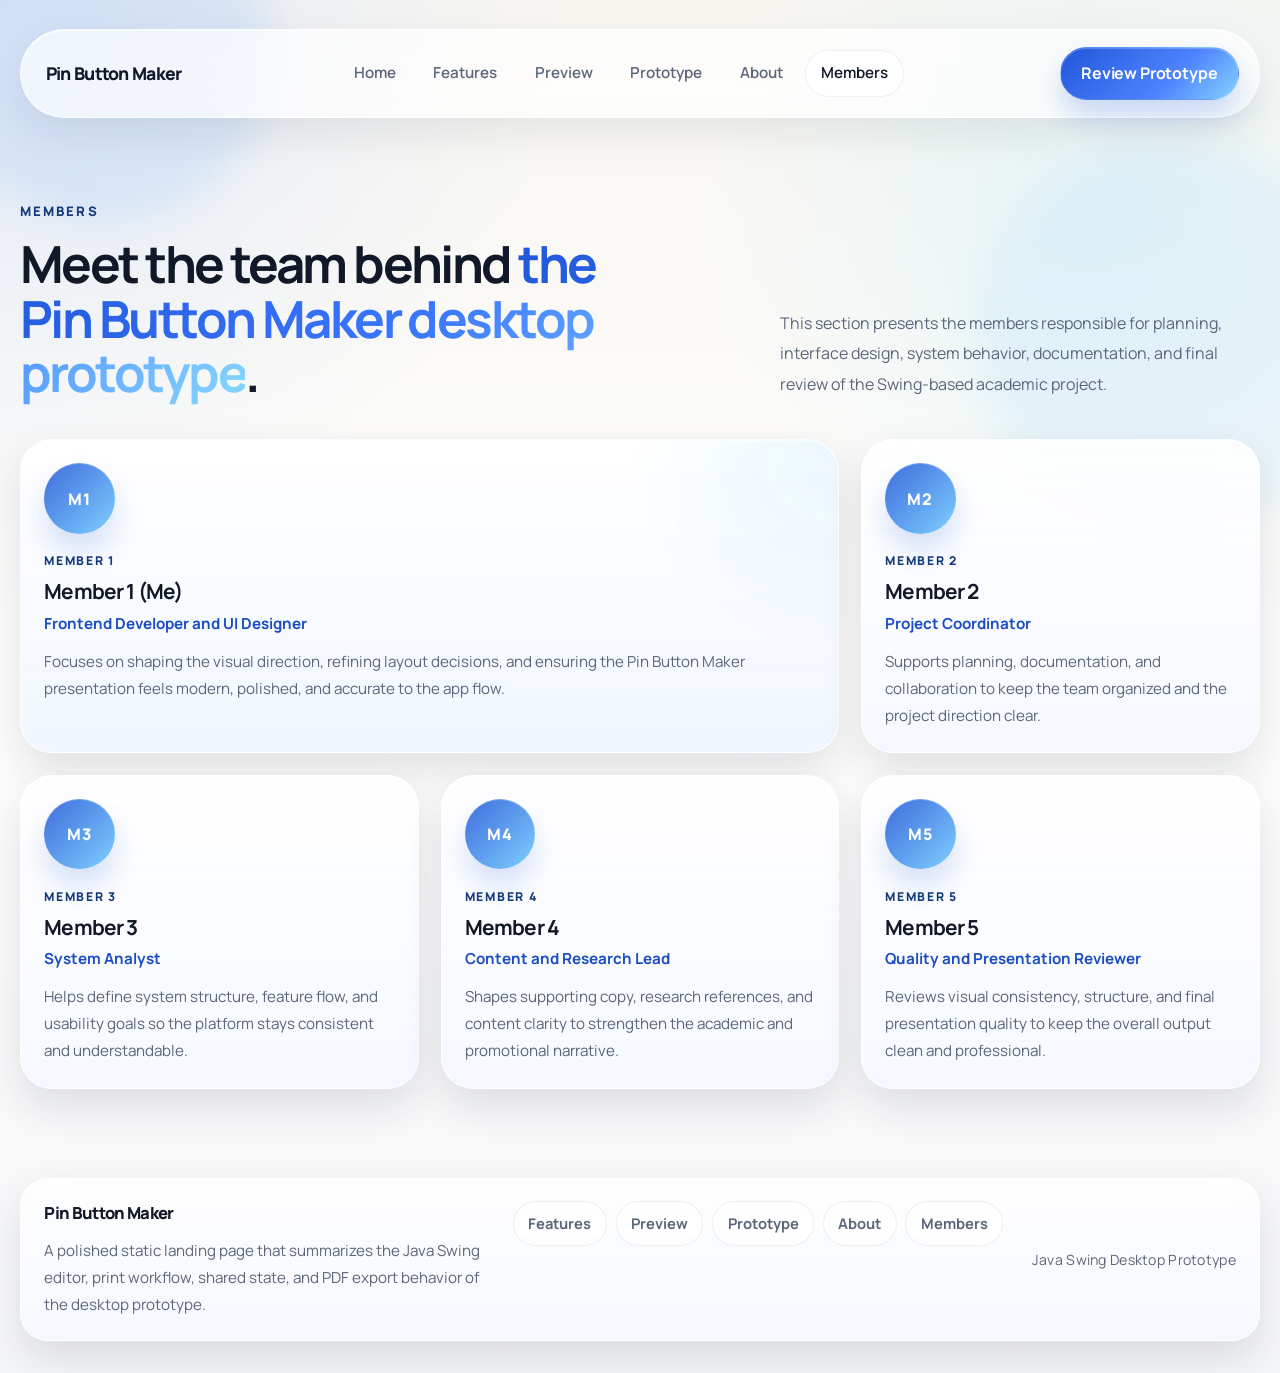
<file: members.html>
<!DOCTYPE html>
<html lang="en">
  <head>
    <meta charset="UTF-8" />
    <meta name="viewport" content="width=device-width, initial-scale=1.0" />
    <title>Pin Button Maker | Members</title>
    <meta
      name="description"
      content="Members page for the Pin Button Maker Java Swing desktop prototype."
    />
    <link rel="preconnect" href="https://fonts.googleapis.com" />
    <link rel="preconnect" href="https://fonts.gstatic.com" crossorigin />
    <link
      href="https://fonts.googleapis.com/css2?family=Manrope:wght@400;500;600;700;800&display=swap"
      rel="stylesheet"
    />
    <link rel="stylesheet" href="styles.css" />
  </head>
  <body class="standalone-page page-members">
    <div class="page-shell">
      <div class="bg-orb orb-one" aria-hidden="true"></div>
      <div class="bg-orb orb-two" aria-hidden="true"></div>
      <div class="bg-grid" aria-hidden="true"></div>

      <header class="site-header">
        <nav class="navbar" aria-label="Primary">
          <a class="brand" href="index.html" aria-label="Pin Button Maker home">Pin Button Maker</a>

          <div class="nav-links">
            <a href="index.html">Home</a>
            <a href="features.html">Features</a>
            <a href="preview.html">Preview</a>
            <a href="prototype.html">Prototype</a>
            <a href="about.html">About</a>
            <a href="members.html">Members</a>
          </div>

          <a class="btn btn-nav" href="preview.html">Review Prototype</a>
        </nav>
      </header>

      <main>
        <section class="members-section" id="members">
          <div class="members-intro">
            <div>
              <p class="section-kicker">Members</p>
              <h2>
                Meet the team behind
                <span>the Pin Button Maker desktop prototype</span>.
              </h2>
            </div>

            <p class="members-lead">
              This section presents the members responsible for planning,
              interface design, system behavior, documentation, and final
              review of the Swing-based academic project.
            </p>
          </div>

          <div class="members-grid">
            <article class="member-card member-card-featured">
              <div class="member-avatar" aria-hidden="true">M1</div>
              <div class="member-content">
                <p class="member-label">Member 1</p>
                <h3>Member 1 (Me)</h3>
                <p class="member-role">Frontend Developer and UI Designer</p>
                <p class="member-description">
                  Focuses on shaping the visual direction, refining layout
                  decisions, and ensuring the Pin Button Maker presentation
                  feels modern, polished, and accurate to the app flow.
                </p>
              </div>
            </article>

            <article class="member-card">
              <div class="member-avatar" aria-hidden="true">M2</div>
              <div class="member-content">
                <p class="member-label">Member 2</p>
                <h3>Member 2</h3>
                <p class="member-role">Project Coordinator</p>
                <p class="member-description">
                  Supports planning, documentation, and collaboration to keep
                  the team organized and the project direction clear.
                </p>
              </div>
            </article>

            <article class="member-card">
              <div class="member-avatar" aria-hidden="true">M3</div>
              <div class="member-content">
                <p class="member-label">Member 3</p>
                <h3>Member 3</h3>
                <p class="member-role">System Analyst</p>
                <p class="member-description">
                  Helps define system structure, feature flow, and usability
                  goals so the platform stays consistent and understandable.
                </p>
              </div>
            </article>

            <article class="member-card">
              <div class="member-avatar" aria-hidden="true">M4</div>
              <div class="member-content">
                <p class="member-label">Member 4</p>
                <h3>Member 4</h3>
                <p class="member-role">Content and Research Lead</p>
                <p class="member-description">
                  Shapes supporting copy, research references, and content
                  clarity to strengthen the academic and promotional narrative.
                </p>
              </div>
            </article>

            <article class="member-card">
              <div class="member-avatar" aria-hidden="true">M5</div>
              <div class="member-content">
                <p class="member-label">Member 5</p>
                <h3>Member 5</h3>
                <p class="member-role">Quality and Presentation Reviewer</p>
                <p class="member-description">
                  Reviews visual consistency, structure, and final presentation
                  quality to keep the overall output clean and professional.
                </p>
              </div>
            </article>
          </div>
        </section>
      </main>

      <footer class="site-footer">
        <div class="footer-shell">
          <div class="footer-brand">
            <a class="footer-mark" href="index.html">Pin Button Maker</a>
            <p>
              A polished static landing page that summarizes the Java Swing
              editor, print workflow, shared state, and PDF export behavior of
              the desktop prototype.
            </p>
          </div>

          <div class="footer-links" aria-label="Footer navigation">
            <a href="features.html">Features</a>
            <a href="preview.html">Preview</a>
            <a href="prototype.html">Prototype</a>
            <a href="about.html">About</a>
            <a href="members.html">Members</a>
          </div>

          <p class="footer-meta">Java Swing Desktop Prototype</p>
        </div>
      </footer>
    </div>
  </body>
</html>
</file>
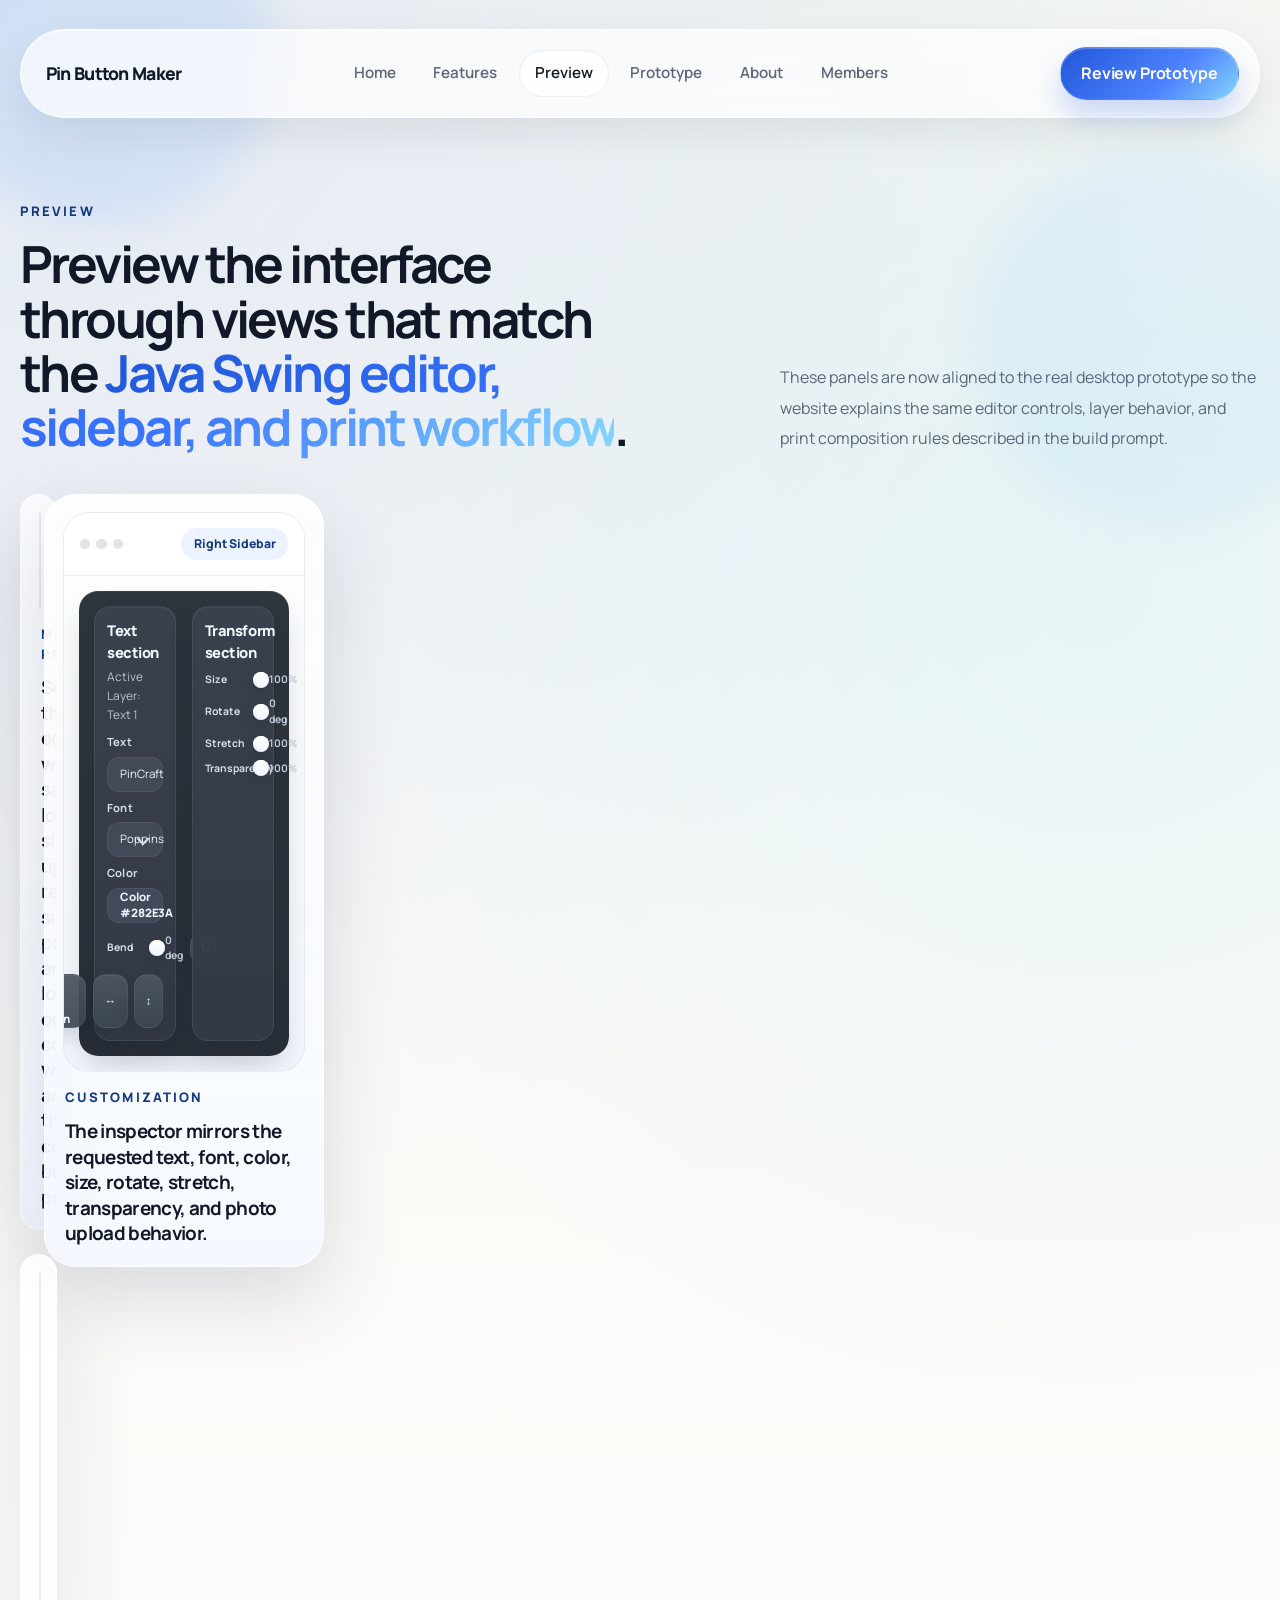
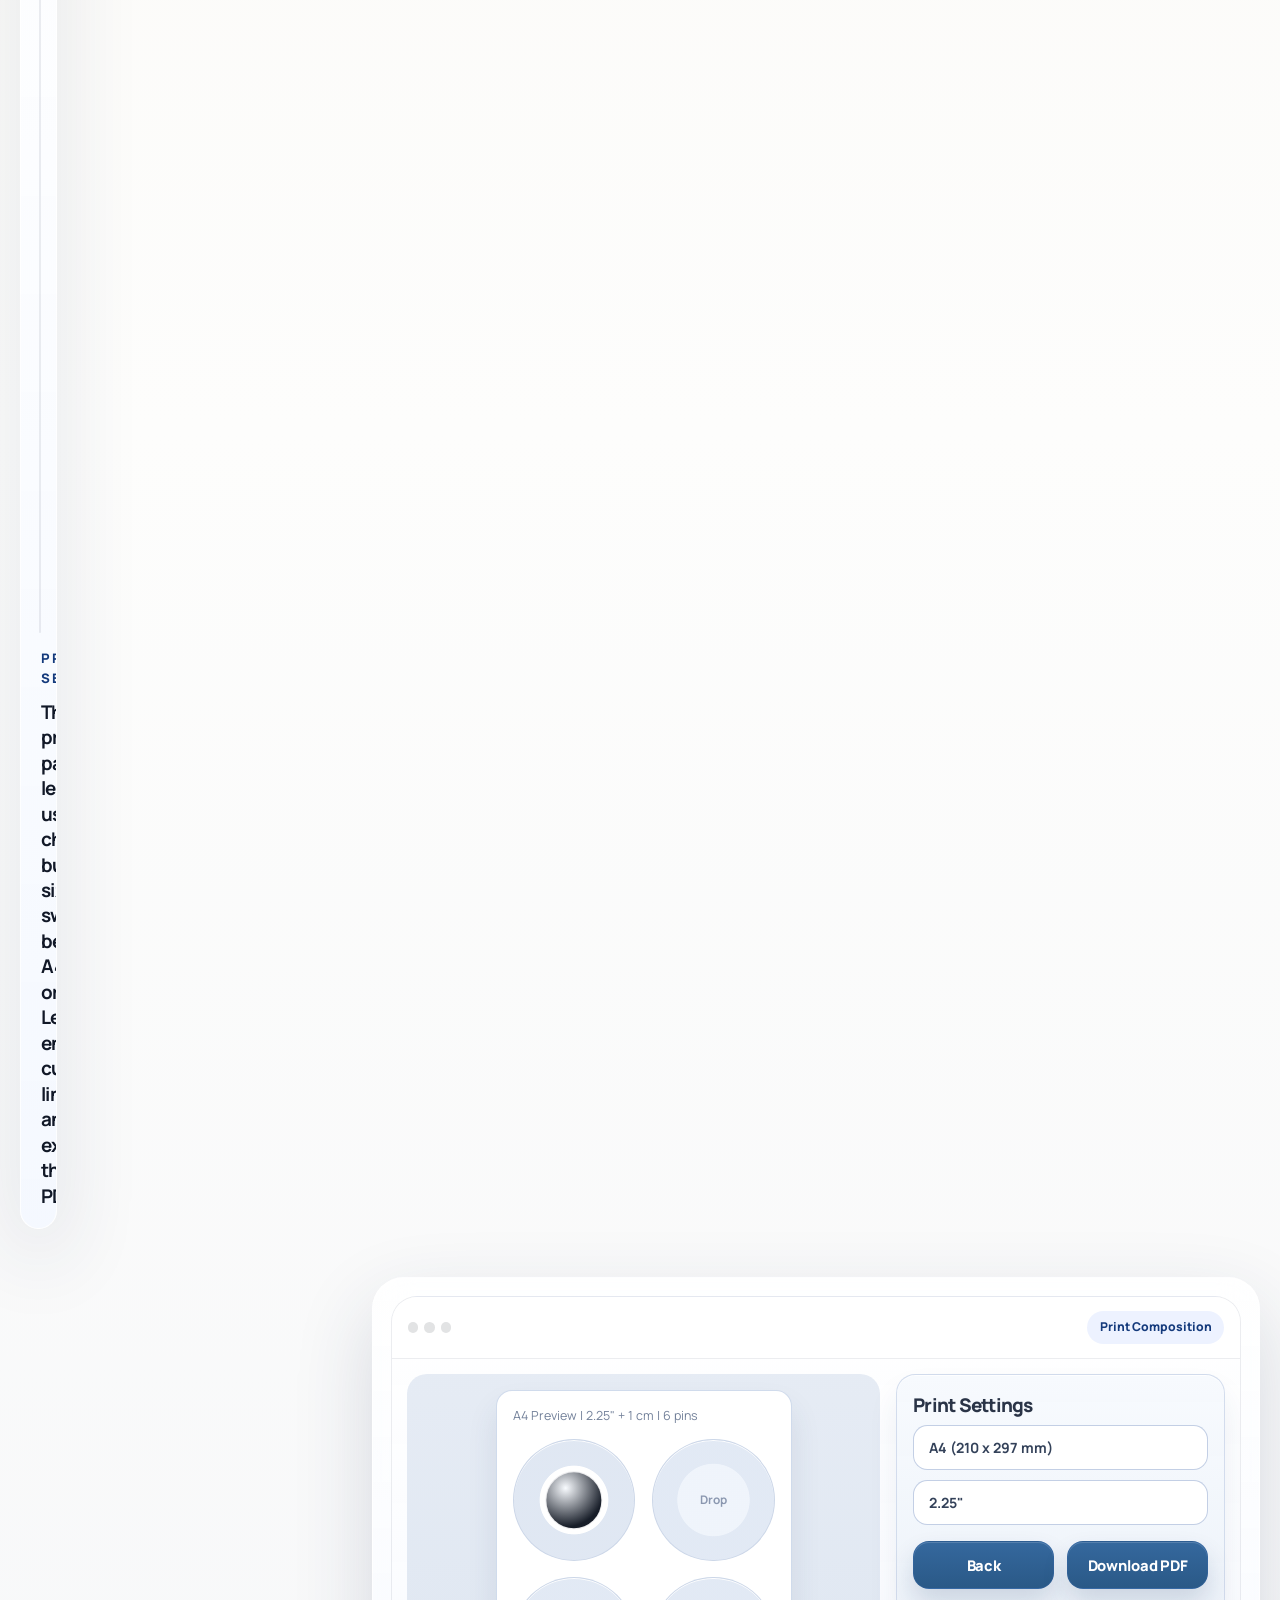
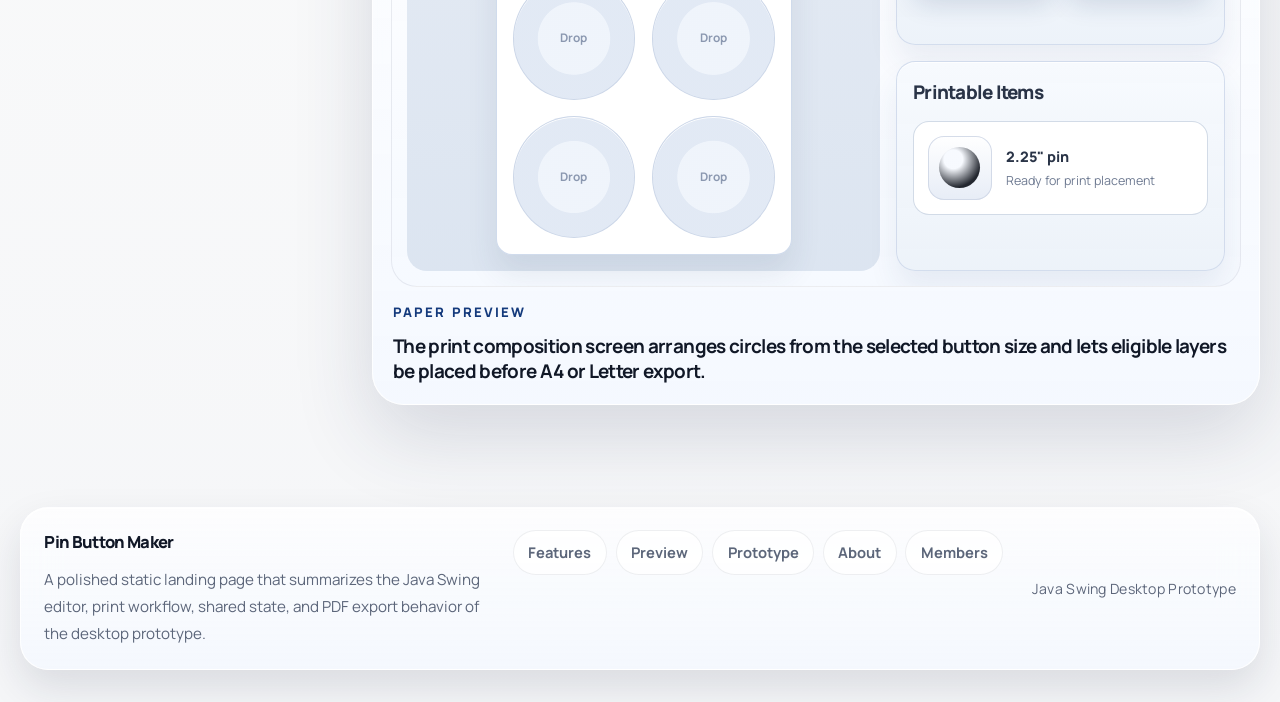
<file: preview.html>
<!DOCTYPE html>
<html lang="en">
  <head>
    <meta charset="UTF-8" />
    <meta name="viewport" content="width=device-width, initial-scale=1.0" />
    <title>Pin Button Maker | Preview</title>
    <meta
      name="description"
      content="Preview page for the Pin Button Maker Java Swing desktop prototype."
    />
    <link rel="preconnect" href="https://fonts.googleapis.com" />
    <link rel="preconnect" href="https://fonts.gstatic.com" crossorigin />
    <link
      href="https://fonts.googleapis.com/css2?family=Manrope:wght@400;500;600;700;800&display=swap"
      rel="stylesheet"
    />
    <link rel="stylesheet" href="styles.css" />
  </head>
  <body class="standalone-page page-preview">
    <div class="page-shell">
      <div class="bg-orb orb-one" aria-hidden="true"></div>
      <div class="bg-orb orb-two" aria-hidden="true"></div>
      <div class="bg-grid" aria-hidden="true"></div>

      <header class="site-header">
        <nav class="navbar" aria-label="Primary">
          <a class="brand" href="index.html" aria-label="Pin Button Maker home">Pin Button Maker</a>

          <div class="nav-links">
            <a href="index.html">Home</a>
            <a href="features.html">Features</a>
            <a href="preview.html">Preview</a>
            <a href="prototype.html">Prototype</a>
            <a href="about.html">About</a>
            <a href="members.html">Members</a>
          </div>

          <a class="btn btn-nav" href="preview.html">Review Prototype</a>
        </nav>
      </header>

      <main>
        <section class="preview-section" id="preview">
          <div class="preview-section-intro">
            <div>
              <p class="section-kicker">Preview</p>
              <h2>
                Preview the interface through views that match the
                <span>Java Swing editor, sidebar, and print workflow</span>.
              </h2>
            </div>

            <p class="preview-section-lead">
              These panels are now aligned to the real desktop prototype so the
              website explains the same editor controls, layer behavior, and
              print composition rules described in the build prompt.
            </p>
          </div>

          <div class="preview-gallery">
            <article class="screenshot-card screenshot-card-featured">
              <div class="screenshot-frame">
                <div class="screenshot-topbar">
                  <div class="screenshot-dots" aria-hidden="true">
                    <span></span>
                    <span></span>
                    <span></span>
                  </div>
                  <div class="screenshot-pill">EditorPage</div>
                </div>

                <div class="screenshot-body screenshot-body-workspace">
                  <div class="desktop-editor-frame desktop-editor-frame-preview" aria-label="Pin Button Maker editor preview with toolbar, circular canvas, and sidebar controls">
                    <div class="editor-command-bar" aria-hidden="true">
                      <span>Save</span>
                      <span>Load</span>
                      <span class="active-button">Upload Image</span>
                      <span>Add Photo</span>
                      <span>Add Text</span>
                      <span>Home</span>
                      <span>Print &rarr;</span>
                    </div>

                    <div class="editor-main-grid">
                      <div class="editor-stage">
                        <div class="pin-button-preview pin-button-preview-editor" aria-hidden="true">
                          <span class="pin-button-guide"></span>
                          <span class="pin-button-surface"></span>
                          <span class="pin-button-ring"></span>
                          <span class="pin-button-label pin-button-label-editor-top">Hello</span>
                          <span class="pin-button-photo pin-button-photo-editor"></span>
                          <span class="pin-button-label pin-button-label-editor-bottom">PinCraft</span>
                        </div>
                      </div>

                      <aside class="editor-inspector">
                        <div class="inspector-block">
                          <h3>Text section</h3>
                          <p>Active Layer: Text 1</p>
                          <span class="inspector-label">Text</span>
                          <span class="inspector-field">PinCraft</span>
                          <span class="inspector-label">Font</span>
                          <span class="inspector-select">Poppins</span>
                          <span class="inspector-label">Color</span>
                          <span class="inspector-field inspector-field-strong">Color #282E3A</span>
                          <div class="inspector-slider-row inspector-slider-row-bend">
                            <label>Bend</label>
                            <span class="inspector-slider slider-bend"></span>
                            <small>0 deg</small>
                            <span class="inspector-inline-icon" aria-hidden="true">&#8635;</span>
                          </div>
                          <div class="inspector-inline-actions" aria-hidden="true">
                            <span class="inspector-inline-button inspector-inline-button-wide">Reset Text Position</span>
                            <span class="inspector-inline-button">&#8596;</span>
                            <span class="inspector-inline-button">&#8597;</span>
                          </div>
                        </div>

                        <div class="inspector-block">
                          <h3>Transform section</h3>
                          <div class="inspector-slider-row">
                            <label>Size</label>
                            <span class="inspector-slider slider-size-editor"></span>
                            <small>100%</small>
                          </div>
                          <div class="inspector-slider-row">
                            <label>Rotate</label>
                            <span class="inspector-slider slider-rotate-editor"></span>
                            <small>0 deg</small>
                          </div>
                          <div class="inspector-slider-row">
                            <label>Stretch</label>
                            <span class="inspector-slider slider-stretch-editor"></span>
                            <small>100%</small>
                          </div>
                          <div class="inspector-slider-row">
                            <label>Transparency</label>
                            <span class="inspector-slider slider-transparency-editor"></span>
                            <small>100%</small>
                          </div>
                        </div>
                      </aside>
                    </div>

                    <div class="editor-tabbar editor-tabbar-editor" aria-hidden="true">
                      <span class="editor-tab"><strong>Photo</strong><small>&times;</small></span>
                      <span class="editor-tab active"><strong>Text 1</strong><small>&times;</small></span>
                      <span class="editor-tab"><strong>Text 2</strong><small>&times;</small></span>
                    </div>
                  </div>
                </div>
              </div>

              <div class="screenshot-copy">
                <p class="panel-kicker">Main Preview</p>
                <h3>See the editor with save, load, size, upload, real-size, print, and log-out controls wrapped around the centered button preview.</h3>
              </div>
            </article>

            <article class="screenshot-card screenshot-card-custom">
              <div class="screenshot-frame">
                <div class="screenshot-topbar">
                  <div class="screenshot-dots" aria-hidden="true">
                    <span></span>
                    <span></span>
                    <span></span>
                  </div>
                  <div class="screenshot-pill">Right Sidebar</div>
                </div>

                <div class="screenshot-body screenshot-body-custom">
                  <div class="inspector-focus-shot">
                    <div class="inspector-block">
                      <h3>Text section</h3>
                      <p>Active Layer: Text 1</p>
                      <span class="inspector-label">Text</span>
                      <span class="inspector-field">PinCraft</span>
                      <span class="inspector-label">Font</span>
                      <span class="inspector-select">Poppins</span>
                      <span class="inspector-label">Color</span>
                      <span class="inspector-field inspector-field-strong">Color #282E3A</span>
                      <div class="inspector-slider-row inspector-slider-row-bend">
                        <label>Bend</label>
                        <span class="inspector-slider slider-bend"></span>
                        <small>0 deg</small>
                        <span class="inspector-inline-icon" aria-hidden="true">&#8635;</span>
                      </div>
                      <div class="inspector-inline-actions" aria-hidden="true">
                        <span class="inspector-inline-button inspector-inline-button-wide">Reset Text Position</span>
                        <span class="inspector-inline-button">&#8596;</span>
                        <span class="inspector-inline-button">&#8597;</span>
                      </div>
                    </div>

                    <div class="inspector-block">
                      <h3>Transform section</h3>
                      <div class="inspector-slider-row">
                        <label>Size</label>
                        <span class="inspector-slider slider-size-editor"></span>
                        <small>100%</small>
                      </div>
                      <div class="inspector-slider-row">
                        <label>Rotate</label>
                        <span class="inspector-slider slider-rotate-editor"></span>
                        <small>0 deg</small>
                      </div>
                      <div class="inspector-slider-row">
                        <label>Stretch</label>
                        <span class="inspector-slider slider-stretch-editor"></span>
                        <small>100%</small>
                      </div>
                      <div class="inspector-slider-row">
                        <label>Transparency</label>
                        <span class="inspector-slider slider-transparency-editor"></span>
                        <small>100%</small>
                      </div>
                    </div>
                  </div>
                </div>
              </div>

              <div class="screenshot-copy">
                <p class="panel-kicker">Customization</p>
                <h3>The inspector mirrors the requested text, font, color, size, rotate, stretch, transparency, and photo upload behavior.</h3>
              </div>
            </article>

            <article class="screenshot-card screenshot-card-realtime">
              <div class="screenshot-frame">
                <div class="screenshot-topbar">
                  <div class="screenshot-dots" aria-hidden="true">
                    <span></span>
                    <span></span>
                    <span></span>
                  </div>
                  <div class="screenshot-pill">PrintPage Controls</div>
                </div>

                <div class="screenshot-body screenshot-body-stats">
                  <div class="print-settings-shot">
                    <strong>Print Settings</strong>
                    <span class="settings-label">Paper Size</span>
                    <span class="settings-field">A4 (210 x 297 mm)</span>
                    <span class="settings-label">Button Size</span>
                    <span class="settings-field">2.25"</span>
                    <span class="settings-check">Show Cut Lines</span>
                    <p>Fits 6 pins at 2.25" + 1 cm size + 1 cm bleed.</p>
                    <div class="settings-buttons">
                      <span>Back</span>
                      <span>Download PDF</span>
                    </div>
                  </div>
                </div>
              </div>

              <div class="screenshot-copy">
                <p class="panel-kicker">Print Settings</p>
                <h3>The print page lets users choose button size, switch between A4 or Letter, enable cut lines, and export through PDFBox.</h3>
              </div>
            </article>

            <article class="screenshot-card screenshot-card-library">
              <div class="screenshot-frame">
                <div class="screenshot-topbar">
                  <div class="screenshot-dots" aria-hidden="true">
                    <span></span>
                    <span></span>
                    <span></span>
                  </div>
                  <div class="screenshot-pill">Print Composition</div>
                </div>

                <div class="screenshot-body screenshot-body-library">
                  <div class="a4-preview-shot">
                    <div class="a4-paper-stage">
                      <div class="a4-paper-sheet">
                        <p class="paper-caption">A4 Preview | 2.25" + 1 cm | 6 pins</p>
                        <div class="a4-pin-grid" aria-hidden="true">
                          <span class="a4-pin a4-pin-filled"></span>
                          <span class="a4-pin"></span>
                          <span class="a4-pin"></span>
                          <span class="a4-pin"></span>
                          <span class="a4-pin"></span>
                          <span class="a4-pin"></span>
                        </div>
                      </div>
                    </div>

                    <div class="a4-settings-panel">
                      <div class="a4-settings-card">
                        <strong>Print Settings</strong>
                        <span class="settings-field">A4 (210 x 297 mm)</span>
                        <span class="settings-field">2.25"</span>
                        <div class="settings-buttons">
                          <span>Back</span>
                          <span>Download PDF</span>
                        </div>
                      </div>

                      <div class="a4-settings-card">
                        <strong>Printable Items</strong>
                        <div class="printable-list-card">
                          <span class="printable-list-thumb"></span>
                          <div>
                            <span>2.25" pin</span>
                            <small>Ready for print placement</small>
                          </div>
                        </div>
                      </div>
                    </div>
                  </div>
                </div>
              </div>

              <div class="screenshot-copy">
                <p class="panel-kicker">Paper Preview</p>
                <h3>The print composition screen arranges circles from the selected button size and lets eligible layers be placed before A4 or Letter export.</h3>
              </div>
            </article>
          </div>
        </section>
      </main>

      <footer class="site-footer">
        <div class="footer-shell">
          <div class="footer-brand">
            <a class="footer-mark" href="index.html">Pin Button Maker</a>
            <p>
              A polished static landing page that summarizes the Java Swing
              editor, print workflow, shared state, and PDF export behavior of
              the desktop prototype.
            </p>
          </div>

          <div class="footer-links" aria-label="Footer navigation">
            <a href="features.html">Features</a>
            <a href="preview.html">Preview</a>
            <a href="prototype.html">Prototype</a>
            <a href="about.html">About</a>
            <a href="members.html">Members</a>
          </div>

          <p class="footer-meta">Java Swing Desktop Prototype</p>
        </div>
      </footer>
    </div>
  </body>
</html>
</file>
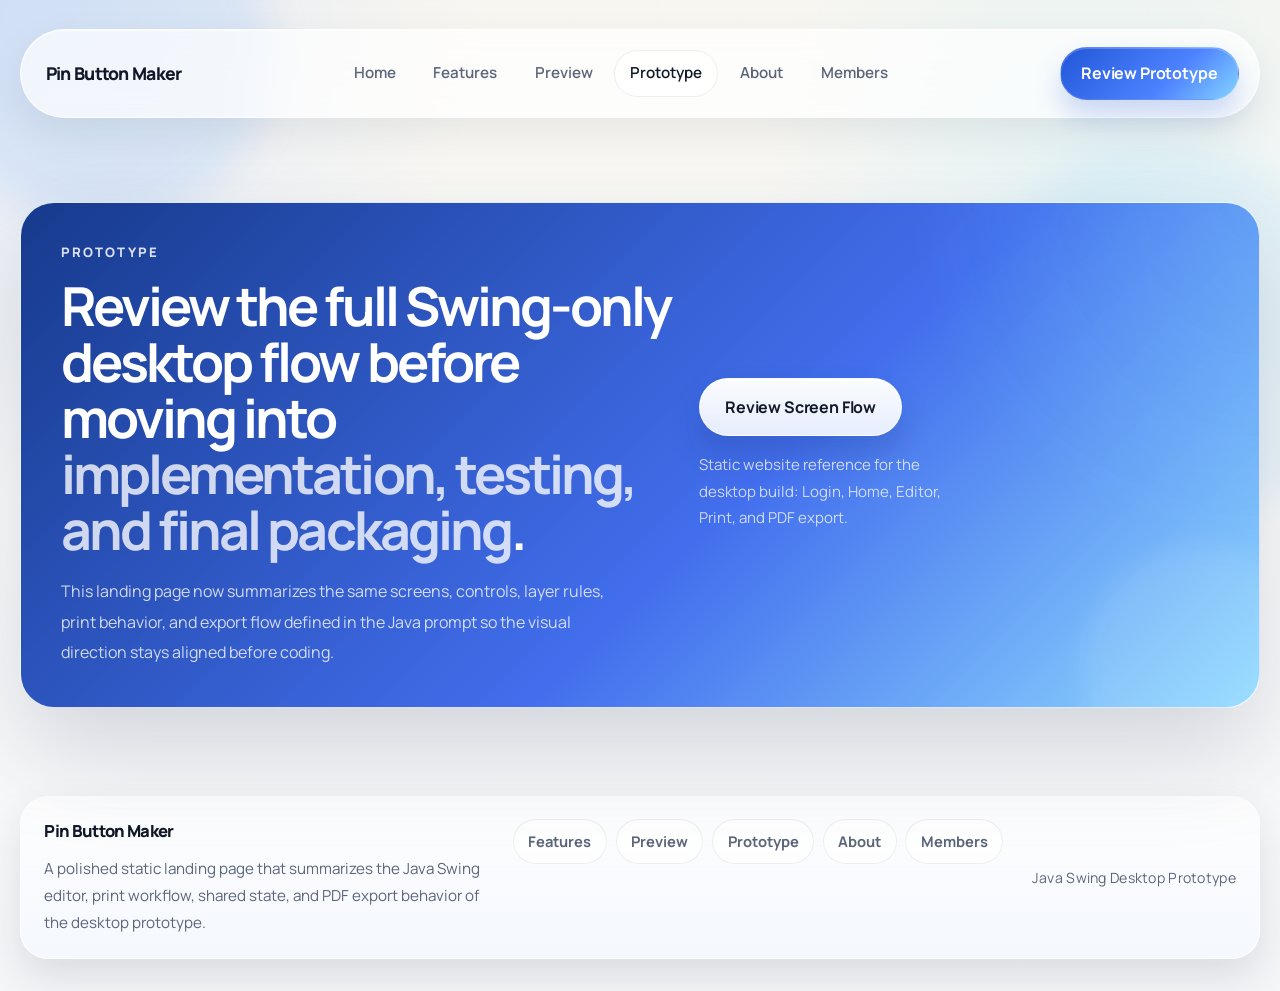
<file: prototype.html>
<!DOCTYPE html>
<html lang="en">
  <head>
    <meta charset="UTF-8" />
    <meta name="viewport" content="width=device-width, initial-scale=1.0" />
    <title>Pin Button Maker | Prototype</title>
    <meta
      name="description"
      content="Prototype summary page for the Pin Button Maker Java Swing desktop prototype."
    />
    <link rel="preconnect" href="https://fonts.googleapis.com" />
    <link rel="preconnect" href="https://fonts.gstatic.com" crossorigin />
    <link
      href="https://fonts.googleapis.com/css2?family=Manrope:wght@400;500;600;700;800&display=swap"
      rel="stylesheet"
    />
    <link rel="stylesheet" href="styles.css" />
  </head>
  <body class="standalone-page page-prototype">
    <div class="page-shell">
      <div class="bg-orb orb-one" aria-hidden="true"></div>
      <div class="bg-orb orb-two" aria-hidden="true"></div>
      <div class="bg-grid" aria-hidden="true"></div>

      <header class="site-header">
        <nav class="navbar" aria-label="Primary">
          <a class="brand" href="index.html" aria-label="Pin Button Maker home">Pin Button Maker</a>

          <div class="nav-links">
            <a href="index.html">Home</a>
            <a href="features.html">Features</a>
            <a href="preview.html">Preview</a>
            <a href="prototype.html">Prototype</a>
            <a href="about.html">About</a>
            <a href="members.html">Members</a>
          </div>

          <a class="btn btn-nav" href="preview.html">Review Prototype</a>
        </nav>
      </header>

      <main>
        <section class="download-section" id="download">
          <div class="download-shell">
            <div class="download-copy">
              <p class="section-kicker">Prototype</p>
              <h2>
                Review the full Swing-only desktop flow before moving into
                <span>implementation, testing, and final packaging</span>.
              </h2>
              <p class="download-text">
                This landing page now summarizes the same screens, controls,
                layer rules, print behavior, and export flow defined in the
                Java prompt so the visual direction stays aligned before coding.
              </p>
            </div>

            <div class="download-actions">
              <a class="btn btn-download" href="preview.html">Review Screen Flow</a>
              <p class="download-note">
                Static website reference for the desktop build: Login, Home,
                Editor, Print, and PDF export.
              </p>
            </div>
          </div>
        </section>
      </main>

      <footer class="site-footer">
        <div class="footer-shell">
          <div class="footer-brand">
            <a class="footer-mark" href="index.html">Pin Button Maker</a>
            <p>
              A polished static landing page that summarizes the Java Swing
              editor, print workflow, shared state, and PDF export behavior of
              the desktop prototype.
            </p>
          </div>

          <div class="footer-links" aria-label="Footer navigation">
            <a href="features.html">Features</a>
            <a href="preview.html">Preview</a>
            <a href="prototype.html">Prototype</a>
            <a href="about.html">About</a>
            <a href="members.html">Members</a>
          </div>

          <p class="footer-meta">Java Swing Desktop Prototype</p>
        </div>
      </footer>
    </div>
  </body>
</html>
</file>
<file: frontend/styles.css>
:root {
  --bg: #f6f3ee;
  --surface: rgba(255, 255, 255, 0.88);
  --surface-strong: #ffffff;
  --surface-glass: rgba(255, 255, 255, 0.74);
  --surface-panel: linear-gradient(180deg, rgba(255, 255, 255, 0.86), rgba(244, 248, 255, 0.92));
  --line: rgba(20, 33, 61, 0.08);
  --line-strong: rgba(20, 33, 61, 0.14);
  --line-soft: rgba(255, 255, 255, 0.82);
  --text: #111827;
  --muted: #5c667a;
  --accent: #4b7cff;
  --accent-soft: #7fc8ff;
  --accent-deep: #143a7c;
  --accent-ink: #1c4cc2;
  --shadow-sm: 0 14px 32px rgba(22, 35, 67, 0.08);
  --shadow-lg: 0 30px 80px rgba(35, 52, 88, 0.16);
  --shadow-md: 0 18px 40px rgba(23, 33, 59, 0.12);
  --shadow-xl: 0 42px 100px rgba(28, 45, 84, 0.18);
  --shadow-hover: 0 30px 60px rgba(23, 39, 80, 0.16);
  --radius-xl: 32px;
  --radius-lg: 24px;
  --content-width: 1280px;
  --section-space: clamp(4.5rem, 8vw, 7rem);
  --section-intro-gap: clamp(1.4rem, 3vw, 2rem);
}

*,
*::before,
*::after {
  box-sizing: border-box;
}

html {
  scroll-behavior: smooth;
}

body {
  margin: 0;
  min-width: 320px;
  background:
    radial-gradient(circle at top left, rgba(110, 161, 255, 0.16), transparent 30%),
    radial-gradient(circle at 85% 15%, rgba(137, 224, 255, 0.16), transparent 24%),
    linear-gradient(180deg, #f8f6f1 0%, #fdfdfc 52%, #f5f6f8 100%);
  color: var(--text);
  line-height: 1.5;
  font-family: "Manrope", "SF Pro Display", "Avenir Next", "Helvetica Neue", sans-serif;
  -webkit-font-smoothing: antialiased;
  text-rendering: optimizeLegibility;
}

a {
  color: inherit;
  text-decoration: none;
}

main {
  position: relative;
  z-index: 1;
}

section {
  scroll-margin-top: 7rem;
}

.standalone-page .features-section,
.standalone-page .preview-section,
.standalone-page .download-section,
.standalone-page .about-section,
.standalone-page .members-section {
  padding-top: clamp(3.9rem, 6.8vw, 5.25rem);
}

.page-shell {
  position: relative;
  overflow: hidden;
  isolation: isolate;
}

.bg-orb,
.bg-grid {
  position: absolute;
  pointer-events: none;
}

.bg-orb {
  border-radius: 50%;
  filter: blur(18px);
  z-index: -2;
}

.orb-one {
  top: -7rem;
  left: -4rem;
  width: 21rem;
  height: 21rem;
  background: rgba(130, 180, 255, 0.18);
}

.orb-two {
  top: 9rem;
  right: -5rem;
  width: 24rem;
  height: 24rem;
  background: rgba(127, 200, 255, 0.12);
}

.bg-grid {
  inset: 0;
  z-index: -3;
  opacity: 0.36;
  background-image:
    linear-gradient(rgba(17, 24, 39, 0.03) 1px, transparent 1px),
    linear-gradient(90deg, rgba(17, 24, 39, 0.03) 1px, transparent 1px);
  background-size: 82px 82px;
  mask-image: linear-gradient(180deg, rgba(0, 0, 0, 0.32), transparent 72%);
}

.site-header,
.hero {
  width: min(calc(100% - 2.5rem), var(--content-width));
  margin: 0 auto;
}

.site-header {
  padding-top: clamp(1.25rem, 2.5vw, 1.8rem);
}

.navbar {
  display: flex;
  align-items: center;
  justify-content: space-between;
  gap: 1rem 1.4rem;
  padding: 1.05rem 1.25rem 1.05rem 1.55rem;
  background: rgba(255, 255, 255, 0.68);
  border: 1px solid rgba(255, 255, 255, 0.74);
  border-radius: 999px;
  box-shadow:
    inset 0 1px 0 rgba(255, 255, 255, 0.78),
    0 16px 40px rgba(17, 24, 39, 0.08);
  backdrop-filter: blur(18px);
}

.brand {
  font-size: 1.1rem;
  font-weight: 800;
  letter-spacing: -0.04em;
  white-space: nowrap;
}

.nav-links {
  display: flex;
  align-items: center;
  justify-content: center;
  gap: 0.35rem;
  flex-wrap: wrap;
}

.nav-links a {
  padding: 0.75rem 1rem;
  color: var(--muted);
  font-size: 0.95rem;
  font-weight: 600;
  border-radius: 999px;
  box-shadow: inset 0 0 0 1px transparent;
  transition:
    color 180ms ease,
    background-color 180ms ease,
    transform 180ms ease,
    box-shadow 180ms ease;
}

.nav-links a:hover,
.nav-links a:focus-visible {
  color: var(--text);
  background: rgba(255, 255, 255, 0.72);
  box-shadow: inset 0 0 0 1px rgba(20, 33, 61, 0.06);
  transform: translateY(-1px);
}

.page-home .nav-links a[href="index.html"],
.page-features .nav-links a[href="features.html"],
.page-preview .nav-links a[href="preview.html"],
.page-prototype .nav-links a[href="prototype.html"],
.page-about .nav-links a[href="about.html"],
.page-members .nav-links a[href="members.html"] {
  color: var(--text);
  background: rgba(255, 255, 255, 0.78);
  box-shadow: inset 0 0 0 1px rgba(20, 33, 61, 0.07);
}

.btn {
  display: inline-flex;
  align-items: center;
  justify-content: center;
  min-height: 3.35rem;
  padding-inline: 1.3rem;
  border-radius: 999px;
  font-weight: 700;
  letter-spacing: -0.01em;
  transition:
    transform 180ms ease,
    box-shadow 180ms ease,
    background-color 180ms ease,
    border-color 180ms ease,
    color 180ms ease;
}

.btn:hover,
.btn:focus-visible {
  transform: translateY(-2px);
}

.btn-nav,
.btn-primary {
  color: #ffffff;
  border: 1px solid rgba(255, 255, 255, 0.18);
  background: linear-gradient(135deg, #2156d9 0%, #4e83ff 62%, #85d4ff 100%);
  box-shadow:
    inset 0 1px 0 rgba(255, 255, 255, 0.22),
    0 16px 28px rgba(33, 86, 217, 0.22);
}

.btn-nav {
  min-height: 3.2rem;
  padding: 0.85rem 1.28rem;
  white-space: nowrap;
}

.btn-primary {
  padding: 1rem 1.5rem;
}

.btn-secondary {
  padding: 0.98rem 1.4rem;
  color: var(--text);
  background: linear-gradient(180deg, rgba(255, 255, 255, 0.92), rgba(245, 248, 253, 0.82));
  border: 1px solid rgba(20, 33, 61, 0.09);
  box-shadow:
    inset 0 1px 0 rgba(255, 255, 255, 0.9),
    0 10px 22px rgba(22, 35, 67, 0.08);
}

.btn-nav:hover,
.btn-primary:hover,
.btn-nav:focus-visible,
.btn-primary:focus-visible {
  box-shadow: 0 20px 34px rgba(33, 86, 217, 0.28);
}

.btn-secondary:hover,
.btn-secondary:focus-visible {
  border-color: rgba(17, 24, 39, 0.14);
  background: rgba(255, 255, 255, 0.96);
  box-shadow:
    inset 0 1px 0 rgba(255, 255, 255, 0.95),
    0 14px 28px rgba(22, 35, 67, 0.1);
}

.hero {
  position: relative;
  display: grid;
  grid-template-columns: minmax(0, 0.94fr) minmax(520px, 1.06fr);
  align-items: center;
  gap: clamp(3rem, 5vw, 5.5rem);
  padding: clamp(5rem, 8vw, 7rem) 0 clamp(6rem, 8vw, 7.25rem);
}

.anchor-points {
  position: absolute;
  inset: 0;
  pointer-events: none;
}

.anchor-points span {
  position: absolute;
  top: 0;
}

.hero-copy {
  max-width: 40rem;
}

.eyebrow {
  margin: 0 0 1.35rem;
  color: var(--accent-deep);
  font-size: 0.86rem;
  font-weight: 800;
  letter-spacing: 0.18em;
  text-transform: uppercase;
}

.hero h1 {
  margin: 0;
  font-size: clamp(3.6rem, 6vw, 6.1rem);
  line-height: 0.97;
  letter-spacing: -0.065em;
}

.hero h1 span {
  background: linear-gradient(135deg, #2057d8 0%, #3b76ff 55%, #88d8ff 100%);
  -webkit-background-clip: text;
  background-clip: text;
  color: transparent;
}

.hero-text {
  margin: 1.65rem 0 0;
  max-width: 35rem;
  color: var(--muted);
  font-size: clamp(1.03rem, 1.35vw, 1.14rem);
  line-height: 1.82;
}

.hero-actions {
  display: flex;
  flex-wrap: wrap;
  gap: 1rem;
  margin-top: 2.45rem;
}

.hero-proof {
  display: flex;
  align-items: center;
  gap: 1rem;
  margin-top: 2.2rem;
  color: var(--muted);
  font-size: 0.97rem;
}

.hero-proof p {
  margin: 0;
  max-width: 24rem;
}

.proof-stack {
  display: flex;
  align-items: center;
  min-width: 4.75rem;
}

.proof-stack span {
  width: 2.4rem;
  height: 2.4rem;
  margin-left: -0.75rem;
  border: 2px solid rgba(255, 255, 255, 0.9);
  border-radius: 50%;
  background:
    linear-gradient(145deg, rgba(255, 255, 255, 0.8), rgba(207, 223, 255, 0.5)),
    linear-gradient(135deg, rgba(33, 86, 217, 0.52), rgba(127, 200, 255, 0.58));
  box-shadow: 0 10px 25px rgba(33, 86, 217, 0.12);
}

.proof-stack span:first-child {
  margin-left: 0;
}

.hero-visual {
  position: relative;
  min-height: 44rem;
  display: flex;
  align-items: center;
  justify-content: center;
  isolation: isolate;
}

.preview-ambient {
  position: absolute;
  border-radius: 50%;
  filter: blur(32px);
  pointer-events: none;
  z-index: 0;
}

.ambient-one {
  inset: 13% auto auto 6%;
  width: 15rem;
  height: 15rem;
  background: rgba(111, 170, 255, 0.2);
}

.ambient-two {
  inset: auto 8% 14% auto;
  width: 17rem;
  height: 17rem;
  background: rgba(152, 226, 255, 0.16);
}

.preview-layer {
  position: absolute;
  border: 1px solid var(--line-soft);
  border-radius: var(--radius-xl);
  background: var(--surface-glass);
  backdrop-filter: blur(18px);
  box-shadow: 0 24px 70px rgba(26, 43, 80, 0.14);
}

.preview-main {
  position: relative;
  width: min(100%, 44rem);
  padding: 0.85rem;
  transform: rotate(-3deg);
  z-index: 3;
  transition:
    transform 320ms ease,
    opacity 320ms ease,
    box-shadow 320ms ease,
    filter 320ms ease;
}

.device-shell {
  overflow: hidden;
  border: 1px solid var(--line);
  border-radius: calc(var(--radius-xl) - 6px);
  background:
    linear-gradient(180deg, rgba(251, 252, 255, 0.97), rgba(246, 248, 252, 0.93));
  box-shadow:
    inset 0 1px 0 rgba(255, 255, 255, 0.9),
    0 20px 40px rgba(19, 35, 73, 0.08);
}

.device-topbar {
  display: flex;
  align-items: center;
  justify-content: space-between;
  gap: 0.85rem;
  padding: 0.95rem 1rem;
  border-bottom: 1px solid var(--line);
  background: rgba(255, 255, 255, 0.72);
}

.device-dots {
  display: flex;
  gap: 0.4rem;
}

.device-dots span {
  width: 0.68rem;
  height: 0.68rem;
  border-radius: 50%;
  background: rgba(17, 24, 39, 0.12);
}

.device-search {
  flex: 1;
  max-width: 15rem;
  padding: 0.68rem 0.95rem;
  border-radius: 999px;
  background: rgba(17, 24, 39, 0.05);
  color: var(--muted);
  font-size: 0.85rem;
  font-weight: 600;
  text-align: center;
}

.device-chip,
.workspace-badge,
.status-pill {
  display: inline-flex;
  align-items: center;
  justify-content: center;
  border-radius: 999px;
  font-size: 0.78rem;
  font-weight: 800;
  white-space: nowrap;
}

.device-chip {
  padding: 0.62rem 0.82rem;
  background: rgba(85, 124, 255, 0.1);
  color: #1b4fd2;
}

.device-body {
  display: grid;
  grid-template-columns: 4.8rem minmax(0, 1fr);
  min-height: 31rem;
}

.device-sidebar {
  display: flex;
  flex-direction: column;
  align-items: center;
  gap: 0.8rem;
  padding: 1rem 0.75rem;
  background: linear-gradient(180deg, rgba(245, 249, 255, 0.9), rgba(236, 239, 246, 0.75));
  border-right: 1px solid rgba(17, 24, 39, 0.05);
}

.sidebar-mark {
  display: grid;
  place-items: center;
  width: 2.2rem;
  height: 2.2rem;
  border-radius: 14px;
  color: #ffffff;
  font-weight: 800;
  background: linear-gradient(135deg, #2057d8, #7bcfff);
}

.sidebar-rail {
  width: 2.5rem;
  height: 0.68rem;
  border-radius: 999px;
  background: rgba(17, 24, 39, 0.11);
}

.sidebar-rail.active {
  background: linear-gradient(135deg, #2057d8, #7bcfff);
}

.sidebar-rail.short {
  width: 1.7rem;
}

.device-content {
  padding: 1.5rem;
}

.device-header {
  display: flex;
  align-items: flex-start;
  justify-content: space-between;
  gap: 1rem;
  margin-bottom: 1.35rem;
}

.workspace-label,
.panel-label,
.card-kicker {
  margin: 0;
  color: var(--muted);
  font-size: 0.76rem;
  font-weight: 800;
  letter-spacing: 0.12em;
  text-transform: uppercase;
}

.device-header h2 {
  margin: 0.35rem 0 0;
  font-size: 1.6rem;
  line-height: 1.1;
  letter-spacing: -0.04em;
}

.workspace-badge {
  padding: 0.65rem 0.9rem;
  background: rgba(85, 124, 255, 0.1);
  color: #1b4fd2;
}

.showcase-grid {
  display: grid;
  grid-template-columns: minmax(0, 1.16fr) minmax(0, 0.84fr);
  gap: 1rem;
}

.showcase-panel {
  border: 1px solid var(--line);
  border-radius: var(--radius-lg);
  background: rgba(255, 255, 255, 0.72);
  overflow: hidden;
  box-shadow: inset 0 1px 0 rgba(255, 255, 255, 0.42);
}

.showcase-poster {
  grid-row: span 2;
  display: flex;
  flex-direction: column;
  padding: 1rem;
  color: #ffffff;
  background:
    linear-gradient(165deg, rgba(18, 54, 138, 0.98), rgba(68, 119, 255, 0.94) 58%, rgba(132, 214, 255, 0.9));
  box-shadow: inset 0 1px 0 rgba(255, 255, 255, 0.18);
}

.poster-media {
  position: relative;
  min-height: 17rem;
  padding: 1rem;
  border-radius: 22px;
  background:
    linear-gradient(180deg, rgba(255, 255, 255, 0.16), rgba(255, 255, 255, 0.06)),
    linear-gradient(135deg, rgba(255, 255, 255, 0.12), rgba(255, 255, 255, 0));
}

.poster-badge {
  display: inline-flex;
  align-items: center;
  justify-content: center;
  padding: 0.45rem 0.78rem;
  border-radius: 999px;
  background: rgba(255, 255, 255, 0.16);
  font-size: 0.8rem;
  font-weight: 700;
}

.poster-art {
  display: grid;
  grid-template-columns: 1.18fr 0.82fr;
  grid-template-rows: 1fr 1fr;
  gap: 0.85rem;
  height: calc(100% - 2.4rem);
  margin-top: 1rem;
}

.poster-art span {
  border-radius: 18px;
  box-shadow:
    inset 0 1px 0 rgba(255, 255, 255, 0.22),
    0 18px 30px rgba(20, 36, 77, 0.18);
}

.poster-art span:nth-child(1) {
  grid-row: 1 / span 2;
  background:
    linear-gradient(180deg, rgba(255, 255, 255, 0.26), rgba(255, 255, 255, 0.06)),
    linear-gradient(160deg, #f4efe7 0%, #d7dce6 48%, #8fc8ff 100%);
}

.poster-art span:nth-child(2) {
  background:
    linear-gradient(180deg, rgba(255, 255, 255, 0.24), rgba(255, 255, 255, 0.08)),
    linear-gradient(145deg, #1d2e54, #6e86b8);
  transform: translateY(0.2rem) rotate(4deg);
}

.poster-art span:nth-child(3) {
  background:
    linear-gradient(180deg, rgba(255, 255, 255, 0.22), rgba(255, 255, 255, 0.04)),
    linear-gradient(145deg, #eef3fb, #d3def3);
  transform: translateY(0.1rem) rotate(-3deg);
}

.poster-copy {
  margin-top: 1rem;
}

.poster-copy strong,
.showcase-stats strong,
.preview-card strong,
.status-row strong {
  display: block;
  letter-spacing: -0.045em;
}

.poster-copy strong {
  font-size: 1.4rem;
}

.poster-copy span,
.card-note {
  display: block;
  margin-top: 0.45rem;
  line-height: 1.65;
}

.poster-copy span {
  color: rgba(255, 255, 255, 0.82);
}

.showcase-stack {
  display: flex;
  flex-direction: column;
  gap: 0.75rem;
  padding: 1rem;
  background:
    linear-gradient(180deg, rgba(255, 255, 255, 0.92), rgba(247, 250, 255, 0.88));
}

.stack-card {
  height: 4.65rem;
  border-radius: 18px;
  box-shadow:
    inset 0 1px 0 rgba(255, 255, 255, 0.5),
    0 12px 24px rgba(25, 45, 93, 0.08);
}

.stack-card-one {
  background:
    linear-gradient(180deg, rgba(255, 255, 255, 0.24), rgba(255, 255, 255, 0.04)),
    linear-gradient(145deg, #1f5be0, #83d5ff);
  transform: rotate(-2deg);
}

.stack-card-two {
  background:
    linear-gradient(180deg, rgba(255, 255, 255, 0.34), rgba(255, 255, 255, 0.08)),
    linear-gradient(145deg, #f4eee5, #d7d2cc);
  transform: translateX(0.5rem) rotate(4deg);
}

.stack-card-three {
  background:
    linear-gradient(180deg, rgba(255, 255, 255, 0.24), rgba(255, 255, 255, 0.06)),
    linear-gradient(145deg, #0f1728, #5a677c);
  transform: translateX(-0.3rem) rotate(-3deg);
}

.showcase-stats {
  padding: 1rem;
  background:
    linear-gradient(135deg, rgba(255, 255, 255, 0.96), rgba(237, 244, 255, 0.92));
}

.showcase-stats strong {
  margin-top: 0.55rem;
  font-size: 2.3rem;
}

.spark-bars {
  display: flex;
  align-items: end;
  gap: 0.45rem;
  height: 4.7rem;
  margin-top: 0.95rem;
}

.spark-bars span,
.mini-wave span {
  flex: 1;
  border-radius: 999px 999px 12px 12px;
  background: linear-gradient(180deg, rgba(110, 161, 255, 0.95), rgba(25, 74, 189, 0.85));
}

.spark-bars span:nth-child(1) {
  height: 38%;
}

.spark-bars span:nth-child(2) {
  height: 56%;
}

.spark-bars span:nth-child(3) {
  height: 78%;
}

.spark-bars span:nth-child(4) {
  height: 62%;
}

.spark-bars span:nth-child(5) {
  height: 88%;
}

.showcase-stats small {
  display: block;
  margin-top: 0.8rem;
  color: var(--muted);
  font-size: 0.88rem;
  line-height: 1.6;
}

.showcase-strip {
  grid-column: 1 / -1;
  display: grid;
  grid-template-columns: repeat(3, minmax(0, 1fr));
  gap: 0.85rem;
  padding: 1rem;
  background:
    linear-gradient(135deg, rgba(255, 255, 255, 0.92), rgba(246, 249, 255, 0.88));
}

.strip-thumb {
  min-height: 5.25rem;
  border-radius: 18px;
  box-shadow:
    inset 0 1px 0 rgba(255, 255, 255, 0.38),
    0 12px 24px rgba(25, 45, 93, 0.07);
}

.strip-thumb-one {
  background:
    linear-gradient(180deg, rgba(255, 255, 255, 0.16), rgba(255, 255, 255, 0.05)),
    linear-gradient(145deg, #1851d6, #6acbff);
}

.strip-thumb-two {
  background:
    linear-gradient(180deg, rgba(255, 255, 255, 0.22), rgba(255, 255, 255, 0.08)),
    linear-gradient(145deg, #f4efe7, #d9d4cf);
}

.strip-thumb-three {
  background:
    linear-gradient(180deg, rgba(255, 255, 255, 0.16), rgba(255, 255, 255, 0.05)),
    linear-gradient(145deg, #152035, #536074);
}

.preview-card {
  width: 13rem;
  padding: 1rem;
  overflow: hidden;
  isolation: isolate;
  box-shadow: var(--shadow-md);
  transition:
    transform 320ms ease,
    opacity 320ms ease,
    filter 320ms ease,
    box-shadow 220ms ease,
    border-color 220ms ease,
    background-color 220ms ease;
}

.preview-card::after,
.screenshot-card::after,
.member-card::after {
  content: "";
  position: absolute;
  inset: 0;
  background:
    radial-gradient(circle at top right, rgba(133, 212, 255, 0.2), transparent 36%),
    linear-gradient(180deg, rgba(255, 255, 255, 0.08), transparent 38%);
  opacity: 0;
  pointer-events: none;
  transition: opacity 220ms ease;
  z-index: 0;
}

.preview-card > *,
.screenshot-card > *,
.member-card > * {
  position: relative;
  z-index: 1;
}

.preview-card:hover,
.preview-card:focus-within {
  border-color: rgba(32, 87, 216, 0.16);
  background: linear-gradient(180deg, rgba(255, 255, 255, 0.9), rgba(243, 248, 255, 0.94));
  box-shadow: var(--shadow-hover);
}

.preview-card-reveal {
  overflow: hidden;
  margin: 0;
  max-height: 0;
  opacity: 0;
  transform: translateY(0.8rem);
  transition:
    max-height 340ms ease,
    opacity 220ms ease,
    transform 340ms ease,
    margin-top 340ms ease;
}

.preview-card-reveal-image {
  display: block;
  width: 100%;
  aspect-ratio: 16 / 9;
  border: 1px solid rgba(201, 214, 234, 0.86);
  border-radius: 1rem;
  background:
    linear-gradient(180deg, rgba(246, 249, 254, 0.98), rgba(231, 237, 246, 0.96));
  box-shadow:
    inset 0 1px 0 rgba(255, 255, 255, 0.86),
    0 16px 30px rgba(27, 44, 83, 0.12);
  object-fit: contain;
  object-position: center;
}

.preview-card:hover::after,
.preview-card:focus-within::after,
.screenshot-card:hover::after,
.screenshot-card:focus-within::after,
.member-card:hover::after,
.member-card:focus-within::after {
  opacity: 1;
}

.mini-posters span,
.swatch-grid span,
.member-avatar {
  transition:
    transform 220ms ease,
    box-shadow 220ms ease,
    filter 220ms ease;
}

.preview-card:hover .mini-posters span,
.preview-card:hover .swatch-grid span,
.preview-card:focus-within .mini-posters span,
.preview-card:focus-within .swatch-grid span {
  transform: translateY(-2px);
  box-shadow: 0 16px 30px rgba(24, 49, 108, 0.12);
}

.hero-visual .preview-card:hover,
.hero-visual .preview-card:focus-within {
  z-index: 8;
  width: min(100%, 24rem);
}

.hero-visual .preview-card:hover .preview-card-reveal,
.hero-visual .preview-card:focus-within .preview-card-reveal {
  max-height: 18rem;
  margin-top: 0.95rem;
  opacity: 1;
  transform: translateY(0);
}

.preview-card-templates {
  top: 0.8rem;
  left: -2.6rem;
  transform: rotate(-10deg);
  z-index: 1;
}

.preview-card-insights {
  top: 1rem;
  right: -2.3rem;
  width: 16.8rem;
  padding: 0.72rem;
  transform: rotate(9deg);
  z-index: 1;
}

.preview-card-photo-frame {
  margin: 0.45rem 0 0;
}

.preview-card-photo-image {
  display: block;
  width: 100%;
  height: auto;
  border: 1px solid rgba(201, 214, 234, 0.9);
  border-radius: 1.2rem;
  background:
    linear-gradient(180deg, rgba(246, 249, 254, 0.98), rgba(231, 237, 246, 0.96));
  box-shadow:
    inset 0 1px 0 rgba(255, 255, 255, 0.88),
    0 16px 30px rgba(27, 44, 83, 0.12);
  object-fit: contain;
  object-position: center;
  transition: transform 220ms ease, box-shadow 220ms ease;
}

.preview-card-insights:hover .preview-card-photo-image,
.preview-card-insights:focus-within .preview-card-photo-image {
  transform: translateY(-2px);
  box-shadow:
    inset 0 1px 0 rgba(255, 255, 255, 0.9),
    0 20px 36px rgba(27, 44, 83, 0.16);
}

.preview-card-insights .card-note {
  margin-top: 0.55rem;
  font-size: 0.78rem;
  line-height: 1.5;
}

.preview-card-library {
  right: 0.35rem;
  bottom: -2.4rem;
  width: 13.2rem;
  transform: rotate(-2deg);
  z-index: 2;
}

@media (hover: hover) and (pointer: fine) {
  .hero-visual:has(.preview-card:hover) .preview-main,
  .hero-visual:has(.preview-card:focus-within) .preview-main {
    transform: rotate(-5deg) scale(0.88);
    opacity: 0.14;
    filter: blur(3px);
  }

  .hero-visual:has(.preview-card:hover) .preview-card:not(:hover),
  .hero-visual:has(.preview-card:focus-within) .preview-card:not(:focus-within) {
    opacity: 0.16;
    filter: blur(1.5px);
  }

  .hero-visual .preview-card-templates:hover,
  .hero-visual .preview-card-templates:focus-within {
    transform: translate(2.6rem, 0.2rem) rotate(-3deg) scale(1.05);
  }

  .hero-visual .preview-card-insights:hover,
  .hero-visual .preview-card-insights:focus-within {
    transform: translate(-3.2rem, 0.4rem) rotate(3deg) scale(1.05);
  }

  .hero-visual .preview-card-library:hover,
  .hero-visual .preview-card-library:focus-within {
    transform: translate(-2.6rem, -4.8rem) rotate(0deg) scale(1.05);
  }
}

.editor-system-shot {
  overflow: hidden;
  border: 1px solid rgba(63, 74, 92, 0.72);
  border-radius: calc(var(--radius-xl) - 6px);
  background:
    linear-gradient(180deg, rgba(57, 64, 76, 0.98), rgba(35, 41, 50, 0.99));
  box-shadow:
    inset 0 1px 0 rgba(255, 255, 255, 0.05),
    0 32px 56px rgba(18, 29, 56, 0.2);
}

.editor-system-shot-hero {
  min-height: auto;
}

.system-view-stack {
  display: grid;
  gap: 1rem;
  padding: 1rem;
}

.stacked-system-view {
  padding: 0.85rem;
  border: 1px solid rgba(88, 101, 122, 0.62);
  border-radius: 1.35rem;
  background:
    linear-gradient(180deg, rgba(64, 72, 85, 0.92), rgba(46, 53, 63, 0.96));
  box-shadow:
    inset 0 1px 0 rgba(255, 255, 255, 0.05),
    0 18px 32px rgba(14, 24, 42, 0.14);
}

.stacked-system-view-mobile {
  width: min(100%, 18rem);
  justify-self: center;
}

.stacked-view-header {
  display: flex;
  align-items: center;
  justify-content: space-between;
  gap: 0.75rem;
  margin-bottom: 0.8rem;
}

.stacked-view-label {
  display: inline-flex;
  align-items: center;
  justify-content: center;
  min-height: 1.95rem;
  padding: 0.35rem 0.75rem;
  border-radius: 999px;
  background: rgba(128, 171, 255, 0.12);
  color: #f0f5ff;
  font-size: 0.72rem;
  font-weight: 800;
  letter-spacing: 0.1em;
  text-transform: uppercase;
}

.stacked-view-note {
  color: #bcc7d7;
  font-size: 0.76rem;
  font-weight: 700;
  text-align: right;
}

.desktop-editor-frame {
  overflow: hidden;
  display: grid;
  grid-template-rows: auto auto minmax(0, 1fr) auto;
  aspect-ratio: 16 / 9;
  border: 1px solid rgba(63, 74, 92, 0.72);
  border-radius: 1.2rem;
  background:
    linear-gradient(180deg, rgba(57, 64, 76, 0.98), rgba(35, 41, 50, 0.99));
  box-shadow:
    inset 0 1px 0 rgba(255, 255, 255, 0.05),
    0 20px 38px rgba(18, 29, 56, 0.16);
  transition: box-shadow 320ms ease, transform 320ms ease;
}

.desktop-preview-image-shell {
  position: relative;
  overflow: hidden;
  margin: 0;
  aspect-ratio: 16 / 9;
  border: 1px solid rgba(78, 92, 114, 0.22);
  border-radius: 1.2rem;
  background:
    linear-gradient(180deg, rgba(243, 246, 252, 0.98), rgba(226, 233, 244, 0.98));
  box-shadow:
    inset 0 1px 0 rgba(255, 255, 255, 0.84),
    0 22px 40px rgba(18, 29, 56, 0.16);
}

.desktop-preview-image-shell::before {
  content: "";
  position: absolute;
  inset: 0;
  background:
    linear-gradient(180deg, rgba(255, 255, 255, 0.12), transparent 30%);
  pointer-events: none;
  z-index: 1;
}

.desktop-preview-image-shell-hero {
  width: 100%;
}

.desktop-preview-image-shell-featured {
  width: 100%;
}

.system-screenshot {
  display: block;
  width: 100%;
  height: 100%;
  object-fit: contain;
  object-position: center center;
}

@media (hover: hover) and (pointer: fine) {
  .hero-visual:has(.preview-main:hover) .preview-main,
  .hero-visual:has(.preview-main:focus-within) .preview-main {
    transform: rotate(0deg) scale(1.08) translateY(-0.25rem);
    filter: saturate(1.03);
  }

  .hero-visual:has(.preview-main:hover) .desktop-preview-image-shell,
  .hero-visual:has(.preview-main:focus-within) .desktop-preview-image-shell,
  .hero-visual:has(.preview-main:hover) .desktop-editor-frame,
  .hero-visual:has(.preview-main:focus-within) .desktop-editor-frame {
    box-shadow:
      inset 0 1px 0 rgba(255, 255, 255, 0.08),
      0 32px 56px rgba(18, 29, 56, 0.2);
  }

  .hero-visual:has(.preview-main:hover) .preview-card-templates,
  .hero-visual:has(.preview-main:focus-within) .preview-card-templates {
    transform: translate(-4.8rem, -1.2rem) rotate(-14deg) scale(0.96);
    opacity: 0.12;
    filter: blur(1.5px);
  }

  .hero-visual:has(.preview-main:hover) .preview-card-insights,
  .hero-visual:has(.preview-main:focus-within) .preview-card-insights {
    transform: translate(4.9rem, -1.1rem) rotate(12deg) scale(0.96);
    opacity: 0.12;
    filter: blur(1.5px);
  }

  .hero-visual:has(.preview-main:hover) .preview-card-library,
  .hero-visual:has(.preview-main:focus-within) .preview-card-library {
    transform: translate(2.8rem, 4.2rem) rotate(3deg) scale(0.96);
    opacity: 0.12;
    filter: blur(1.5px);
  }
}

.desktop-editor-frame .editor-shell-top {
  min-height: 2.1rem;
  padding: 0.35rem 0.65rem;
}

.desktop-editor-frame .editor-appname {
  font-size: 0.8rem;
}

.desktop-editor-frame .editor-command-bar {
  gap: 0.36rem;
  padding: 0.46rem;
}

.desktop-editor-frame .editor-command-bar span {
  min-height: 1.95rem;
  padding: 0.34rem 0.28rem;
  font-size: 0.62rem;
  border-radius: 0.78rem;
}

.desktop-editor-frame .editor-main-grid,
.desktop-editor-frame .system-editor-layout {
  grid-template-columns: minmax(0, 1.16fr) minmax(175px, 0.84fr);
}

.desktop-editor-frame .editor-stage,
.desktop-editor-frame .system-editor-canvas {
  padding: 0.6rem;
}

.desktop-editor-frame .editor-stage::before,
.desktop-editor-frame .system-editor-canvas::before {
  inset: 0.65rem;
}

.desktop-editor-frame .pin-button-preview {
  width: min(100%, 12.4rem);
}

.desktop-editor-frame .pin-button-preview-compact {
  width: min(100%, 10.8rem);
}

.desktop-editor-frame .pin-button-label {
  font-size: clamp(1rem, 1.45vw, 1.35rem);
}

.desktop-editor-frame .editor-inspector,
.desktop-editor-frame .system-editor-panel {
  gap: 0.48rem;
  padding: 0.55rem;
}

.desktop-editor-frame .inspector-block,
.desktop-editor-frame .system-panel-card {
  padding: 0.58rem;
  border-radius: 0.86rem;
}

.desktop-editor-frame .inspector-block h3,
.desktop-editor-frame .system-panel-title {
  font-size: 0.78rem;
}

.desktop-editor-frame .inspector-block p {
  margin: 0.22rem 0 0.42rem;
  font-size: 0.64rem;
}

.desktop-editor-frame .inspector-label {
  margin-top: 0.38rem;
  font-size: 0.6rem;
}

.desktop-editor-frame .inspector-field,
.desktop-editor-frame .inspector-select,
.desktop-editor-frame .inspector-field-bright,
.desktop-editor-frame .system-panel-field {
  min-height: 1.85rem;
  margin-top: 0.28rem;
  padding: 0 0.56rem;
  border-radius: 0.68rem;
  font-size: 0.62rem;
}

.desktop-editor-frame .inspector-select {
  padding-right: 1.85rem;
}

.desktop-editor-frame .inspector-select::after {
  right: 0.7rem;
  width: 0.42rem;
  height: 0.42rem;
}

.desktop-editor-frame .inspector-slider-row {
  grid-template-columns: 2.65rem minmax(0, 1fr) auto;
  gap: 0.35rem;
  margin-top: 0.34rem;
}

.desktop-editor-frame .inspector-slider-row label,
.desktop-editor-frame .inspector-slider-row small {
  font-size: 0.55rem;
}

.desktop-editor-frame .inspector-slider {
  height: 0.28rem;
}

.desktop-editor-frame .inspector-slider::after {
  left: calc(var(--fill) - 0.36rem);
  width: 0.72rem;
  height: 0.72rem;
}

.desktop-editor-frame .system-panel-cta,
.desktop-editor-frame .inspector-button {
  min-height: 1.95rem;
  margin-top: 0.38rem;
  font-size: 0.63rem;
  border-radius: 0.78rem;
}

.desktop-editor-frame .editor-tabbar,
.desktop-editor-frame .system-editor-tabs {
  gap: 0.34rem;
  padding: 0.42rem 0.5rem;
}

.desktop-editor-frame .editor-tab,
.desktop-editor-frame .system-editor-tabs span {
  min-height: 1.7rem;
  padding: 0 0.45rem;
  border-radius: 0.7rem;
  font-size: 0.62rem;
}

.mobile-device-frame {
  overflow: hidden;
  width: min(100%, 14.8rem);
  margin: 0 auto;
  border: 1px solid rgba(96, 111, 136, 0.7);
  border-radius: 1.9rem;
  background:
    linear-gradient(180deg, rgba(32, 38, 46, 0.99), rgba(22, 27, 35, 0.98));
  box-shadow:
    inset 0 1px 0 rgba(255, 255, 255, 0.06),
    0 24px 38px rgba(13, 24, 45, 0.18);
}

.mobile-device-topbar {
  display: flex;
  align-items: center;
  justify-content: space-between;
  gap: 0.6rem;
  padding: 0.7rem 0.85rem;
  border-bottom: 1px solid rgba(111, 126, 151, 0.18);
  background:
    linear-gradient(180deg, rgba(41, 47, 56, 0.98), rgba(34, 40, 49, 0.98));
}

.mobile-device-app {
  color: #f2f6ff;
  font-size: 0.74rem;
  font-weight: 800;
  letter-spacing: -0.02em;
}

.mobile-status-bar {
  display: flex;
  gap: 0.25rem;
}

.mobile-status-bar span {
  width: 0.48rem;
  height: 0.48rem;
  border-radius: 50%;
  background: rgba(239, 244, 255, 0.34);
}

.mobile-toolbar,
.mobile-action-strip,
.mobile-tabbar {
  display: grid;
  grid-template-columns: repeat(3, minmax(0, 1fr));
  gap: 0.45rem;
}

.mobile-toolbar {
  padding: 0.72rem;
  background:
    linear-gradient(180deg, rgba(35, 41, 50, 0.98), rgba(32, 37, 46, 0.96));
}

.mobile-toolbar span,
.mobile-action-strip span,
.mobile-tab {
  display: flex;
  align-items: center;
  justify-content: center;
  min-height: 2rem;
  padding: 0.4rem 0.35rem;
  border-radius: 0.85rem;
  font-size: 0.7rem;
  font-weight: 800;
  text-align: center;
  letter-spacing: -0.01em;
}

.mobile-toolbar span,
.mobile-tab {
  border: 1px solid rgba(124, 140, 167, 0.18);
  background:
    linear-gradient(180deg, rgba(73, 82, 95, 0.94), rgba(61, 69, 82, 0.9));
  color: #eef3ff;
  box-shadow: 0 10px 16px rgba(10, 18, 31, 0.12);
}

.mobile-stage {
  padding: 0.85rem;
  background:
    linear-gradient(180deg, #c8ced9 0%, #c2c9d6 100%);
}

.mobile-stage-card {
  padding: 0.85rem 0.75rem;
  border-radius: 1.25rem;
  background:
    linear-gradient(180deg, rgba(244, 247, 252, 0.98), rgba(232, 238, 247, 0.95));
  box-shadow:
    inset 0 1px 0 rgba(255, 255, 255, 0.82),
    0 16px 28px rgba(60, 79, 114, 0.12);
}

.pin-button-preview-mobile {
  width: min(100%, 10.4rem);
}

.pin-button-preview-mobile .pin-button-guide {
  border-width: 2px;
}

.pin-button-preview-mobile .pin-button-surface {
  border-width: 2px;
}

.pin-button-preview-mobile .pin-button-ring {
  border-width: 3px;
}

.pin-button-preview-mobile .pin-button-photo {
  border-width: 3px;
  border-radius: 0.85rem;
}

.pin-button-preview-mobile .pin-button-label {
  font-size: 0.98rem;
}

.mobile-action-strip {
  margin-top: 0.8rem;
}

.mobile-action-strip span {
  border: 1px solid rgba(206, 215, 231, 0.92);
  background: rgba(255, 255, 255, 0.92);
  color: #50607e;
  box-shadow: inset 0 1px 0 rgba(255, 255, 255, 0.82);
}

.mobile-tabbar {
  padding: 0.72rem;
  background: rgba(36, 42, 51, 0.98);
}

.mobile-tab.active {
  border-color: transparent;
  background: linear-gradient(180deg, #3d72d9, #2d5cc7);
  color: #ffffff;
  box-shadow: 0 10px 18px rgba(30, 73, 175, 0.2);
}

.editor-shell-top {
  display: flex;
  align-items: center;
  justify-content: space-between;
  gap: 0.75rem;
  min-height: 2.45rem;
  padding: 0.45rem 0.75rem;
  border-bottom: 1px solid rgba(114, 127, 148, 0.28);
  background:
    linear-gradient(180deg, rgba(232, 236, 244, 0.98), rgba(220, 226, 237, 0.96));
}

.editor-appname {
  color: #23314a;
  font-size: 0.88rem;
  font-weight: 700;
  letter-spacing: -0.02em;
}

.editor-shell-actions {
  display: flex;
  gap: 0.35rem;
}

.editor-shell-actions span {
  width: 0.72rem;
  height: 0.72rem;
  border-radius: 50%;
  background: rgba(42, 56, 82, 0.28);
}

.editor-command-bar,
.system-editor-toolbar {
  display: grid;
  grid-template-columns: repeat(7, minmax(0, 1fr));
  gap: 0.45rem;
  padding: 0.6rem;
  background:
    linear-gradient(180deg, rgba(35, 41, 50, 0.98), rgba(32, 37, 46, 0.96));
}

.editor-command-bar {
  border-bottom: 1px solid rgba(114, 127, 148, 0.18);
}

.editor-command-bar span,
.system-editor-toolbar span {
  display: flex;
  align-items: center;
  justify-content: center;
  min-height: 2.2rem;
  padding: 0.45rem 0.4rem;
  border: 1px solid rgba(128, 142, 165, 0.2);
  border-radius: 0.95rem;
  background:
    linear-gradient(180deg, rgba(75, 83, 97, 0.92), rgba(65, 72, 86, 0.88));
  color: #eef3ff;
  font-size: 0.72rem;
  font-weight: 700;
  line-height: 1.25;
  text-align: center;
  box-shadow:
    inset 0 1px 0 rgba(255, 255, 255, 0.05),
    0 10px 18px rgba(10, 18, 31, 0.12);
  transition:
    transform 220ms ease,
    box-shadow 220ms ease,
    border-color 220ms ease,
    background-color 220ms ease;
}

.editor-command-bar .active-button,
.system-editor-toolbar .active-button {
  border-color: rgba(117, 153, 255, 0.46);
  background: linear-gradient(180deg, rgba(76, 108, 196, 0.98), rgba(62, 91, 175, 0.98));
  box-shadow:
    inset 0 1px 0 rgba(255, 255, 255, 0.12),
    0 12px 22px rgba(36, 71, 160, 0.22);
}

.preview-card:hover .toolbar-mini-grid span,
.preview-card:focus-within .toolbar-mini-grid span,
.screenshot-card:hover .system-editor-toolbar span,
.screenshot-card:focus-within .system-editor-toolbar span {
  transform: translateY(-2px);
  border-color: rgba(162, 178, 205, 0.26);
  box-shadow: 0 14px 24px rgba(10, 18, 31, 0.14);
}

.editor-main-grid {
  display: grid;
  grid-template-columns: minmax(0, 1.18fr) minmax(215px, 0.82fr);
  min-height: 0;
  height: 100%;
}

.editor-stage,
.system-editor-canvas {
  position: relative;
  display: flex;
  align-items: center;
  justify-content: center;
  padding: 0.95rem;
  background:
    linear-gradient(180deg, #c8ced9 0%, #c2c9d6 100%);
}

.editor-stage::before,
.system-editor-canvas::before {
  content: "";
  position: absolute;
  inset: 1rem;
  border: 1px solid rgba(255, 255, 255, 0.28);
  border-radius: 1.25rem;
  background: linear-gradient(180deg, rgba(255, 255, 255, 0.08), transparent);
  pointer-events: none;
}

.pin-button-preview {
  position: relative;
  width: min(100%, 25.5rem);
  aspect-ratio: 1;
  margin: 0 auto;
  filter: drop-shadow(0 28px 36px rgba(38, 53, 86, 0.12));
}

.pin-button-preview-compact {
  width: min(100%, 20.5rem);
}

.desktop-editor-frame .pin-button-preview-editor {
  width: min(100%, 18rem);
}

.pin-button-guide,
.pin-button-surface,
.pin-button-ring,
.pin-button-photo {
  position: absolute;
}

.pin-button-guide {
  inset: 1%;
  border: 3px dashed #5a81c6;
  border-radius: 50%;
}

.pin-button-surface {
  inset: 9%;
  border-radius: 50%;
  border: 3px solid #a5b3cb;
  background: radial-gradient(circle at 38% 28%, #f3f5f9 0%, #e7ebf2 52%, #dde3ec 100%);
  box-shadow:
    inset 0 2px 0 rgba(255, 255, 255, 0.76),
    0 12px 26px rgba(78, 96, 129, 0.16);
}

.pin-button-ring {
  inset: 22%;
  border: 4px solid #425577;
  border-radius: 50%;
}

.pin-button-photo {
  inset: 33%;
  border: 4px dashed #5b8ef7;
  border-radius: 1rem;
  background:
    linear-gradient(180deg, rgba(255, 255, 255, 0.82), rgba(235, 240, 248, 0.68));
  box-shadow: inset 0 0 0 1px rgba(255, 255, 255, 0.42);
}

.pin-button-label {
  position: absolute;
  left: 50%;
  color: #2f394c;
  font-size: clamp(2rem, 2.7vw, 2.45rem);
  font-weight: 800;
  letter-spacing: -0.05em;
  transform: translateX(-50%);
}

.pin-button-preview-compact .pin-button-label {
  font-size: clamp(1.35rem, 2vw, 1.8rem);
}

.pin-button-label-top {
  top: 23%;
}

.pin-button-label-bottom {
  bottom: 22%;
}

.pin-button-label-editor-top {
  top: 23%;
  font-size: clamp(1.15rem, 1.8vw, 1.9rem);
}

.pin-button-label-editor-bottom {
  top: 63%;
  font-size: clamp(1.05rem, 1.65vw, 1.7rem);
}

.pin-button-photo-editor {
  inset: auto;
  top: 56%;
  left: 50%;
  width: 22%;
  height: 22%;
  border-width: 2px;
  border-radius: 0;
  background: transparent;
  box-shadow: none;
  transform: translateX(-50%);
}

.editor-inspector,
.system-editor-panel {
  display: grid;
  align-content: start;
  gap: 0.65rem;
  padding: 0.75rem;
  background:
    linear-gradient(180deg, rgba(49, 56, 66, 0.98), rgba(45, 51, 60, 0.99));
  border-left: 1px solid rgba(126, 139, 160, 0.18);
}

.inspector-block,
.system-panel-card {
  padding: 0.75rem;
  border: 1px solid rgba(118, 132, 153, 0.18);
  border-radius: 1rem;
  background:
    linear-gradient(180deg, rgba(58, 65, 77, 0.98), rgba(52, 58, 69, 0.96));
  box-shadow:
    inset 0 1px 0 rgba(255, 255, 255, 0.04),
    0 14px 24px rgba(17, 25, 39, 0.12);
}

.inspector-block h3,
.system-panel-title {
  display: block;
  margin: 0;
  color: #f2f6fd;
  font-size: 0.92rem;
  font-weight: 800;
  letter-spacing: -0.03em;
}

.inspector-block p {
  margin: 0.3rem 0 0.6rem;
  color: #bac4d3;
  font-size: 0.74rem;
  line-height: 1.6;
}

.inspector-label {
  display: block;
  margin-top: 0.5rem;
  color: #d7dfec;
  font-size: 0.7rem;
  font-weight: 700;
  letter-spacing: 0.02em;
}

.inspector-field,
.inspector-select,
.inspector-field-bright,
.system-panel-field {
  position: relative;
  display: flex;
  align-items: center;
  min-height: 2.15rem;
  margin-top: 0.38rem;
  padding: 0 0.75rem;
  border: 1px solid rgba(118, 132, 153, 0.2);
  border-radius: 0.75rem;
  background: rgba(68, 76, 90, 0.9);
  color: #eef3ff;
  font-size: 0.72rem;
  line-height: 1.45;
}

.inspector-select {
  padding-right: 2.5rem;
}

.inspector-select::after {
  content: "";
  position: absolute;
  right: 1rem;
  width: 0.55rem;
  height: 0.55rem;
  border-right: 2px solid #d7dfec;
  border-bottom: 2px solid #d7dfec;
  transform: rotate(45deg) translateY(-10%);
}

.inspector-field-strong {
  font-weight: 800;
  letter-spacing: -0.01em;
}

.inspector-field-bright {
  background: linear-gradient(180deg, rgba(248, 250, 254, 0.98), rgba(234, 240, 249, 0.95));
  color: #2d3747;
  font-weight: 700;
}

.system-panel-card {
  gap: 0.6rem;
}

.system-panel-field {
  margin-top: 0;
}

.system-panel-cta,
.inspector-button {
  display: flex;
  align-items: center;
  justify-content: center;
  min-height: 2.25rem;
  margin-top: 0.55rem;
  border: 1px solid rgba(78, 133, 233, 0.32);
  border-radius: 1rem;
  background: linear-gradient(180deg, #3a69a0, #2e5a8b);
  color: #ffffff;
  font-size: 0.76rem;
  font-weight: 800;
  letter-spacing: -0.01em;
  box-shadow:
    inset 0 1px 0 rgba(255, 255, 255, 0.14),
    0 14px 24px rgba(18, 46, 88, 0.18);
  transition:
    transform 220ms ease,
    box-shadow 220ms ease,
    filter 220ms ease;
}

.preview-card:hover .printable-item-mini,
.preview-card:focus-within .printable-item-mini,
.screenshot-card:hover .a4-paper-sheet,
.screenshot-card:focus-within .a4-paper-sheet,
.screenshot-card:hover .a4-settings-card,
.screenshot-card:focus-within .a4-settings-card,
.screenshot-card:hover .system-panel-card,
.screenshot-card:focus-within .system-panel-card,
.screenshot-card:hover .settings-buttons span,
.screenshot-card:focus-within .settings-buttons span,
.screenshot-card:hover .system-panel-cta,
.screenshot-card:focus-within .system-panel-cta,
.screenshot-card:hover .inspector-inline-button,
.screenshot-card:focus-within .inspector-inline-button,
.screenshot-card:hover .inspector-inline-icon,
.screenshot-card:focus-within .inspector-inline-icon,
.screenshot-card:hover .inspector-button,
.screenshot-card:focus-within .inspector-button {
  transform: translateY(-2px);
  box-shadow: 0 18px 30px rgba(18, 46, 88, 0.18);
}

.inspector-slider-row {
  display: grid;
  grid-template-columns: 3.1rem minmax(0, 1fr) auto;
  align-items: center;
  gap: 0.45rem;
  margin-top: 0.55rem;
}

.inspector-slider-row label,
.inspector-slider-row small {
  color: #d7dfec;
  font-size: 0.65rem;
  font-weight: 700;
}

.inspector-slider-row small {
  color: #c2cbda;
}

.inspector-slider {
  --fill: 50%;
  position: relative;
  display: block;
  height: 0.38rem;
  border-radius: 999px;
  background: rgba(226, 233, 244, 0.22);
}

.inspector-slider::before {
  content: "";
  position: absolute;
  inset: 0 auto 0 0;
  width: var(--fill);
  border-radius: inherit;
  background: linear-gradient(90deg, rgba(143, 181, 255, 0.96), rgba(247, 250, 255, 0.92));
}

.inspector-slider::after {
  content: "";
  position: absolute;
  top: 50%;
  left: calc(var(--fill) - 0.5rem);
  width: 1rem;
  height: 1rem;
  border-radius: 50%;
  background: linear-gradient(180deg, #ffffff, #eef4fd);
  box-shadow:
    inset 0 1px 0 rgba(255, 255, 255, 0.9),
    0 5px 12px rgba(12, 25, 46, 0.16);
  transform: translateY(-50%);
}

.inspector-slider-row-bend {
  grid-template-columns: 2.7rem minmax(0, 1fr) auto auto;
}

.slider-bend {
  --fill: 0%;
}

.slider-size-editor {
  --fill: 42%;
}

.slider-rotate-editor {
  --fill: 62%;
}

.slider-stretch-editor {
  --fill: 41%;
}

.slider-transparency-editor {
  --fill: 100%;
}

.inspector-inline-icon,
.inspector-inline-button {
  display: inline-flex;
  align-items: center;
  justify-content: center;
  min-height: 2.05rem;
  border: 1px solid rgba(118, 132, 153, 0.2);
  border-radius: 0.82rem;
  background:
    linear-gradient(180deg, rgba(76, 84, 98, 0.94), rgba(61, 69, 82, 0.92));
  color: #eef3ff;
  font-size: 0.72rem;
  font-weight: 800;
  box-shadow:
    inset 0 1px 0 rgba(255, 255, 255, 0.05),
    0 10px 18px rgba(10, 18, 31, 0.12);
}

.inspector-inline-icon {
  width: 1.85rem;
  min-width: 1.85rem;
}

.inspector-inline-actions {
  display: flex;
  justify-content: flex-end;
  gap: 0.38rem;
  margin-top: 0.6rem;
}

.inspector-inline-button {
  padding: 0 0.68rem;
}

.inspector-inline-button-wide {
  padding-inline: 0.95rem;
}

.slider-size {
  --fill: 36%;
}

.slider-rotate {
  --fill: 58%;
}

.slider-stretch {
  --fill: 34%;
}

.slider-transparency {
  --fill: 100%;
}

.editor-tabbar,
.system-editor-tabs {
  display: grid;
  grid-template-columns: repeat(3, minmax(0, 1fr));
  gap: 0.45rem;
  padding: 0.55rem 0.65rem;
  border-top: 1px solid rgba(126, 139, 160, 0.18);
  background: rgba(36, 42, 51, 0.98);
}

.editor-tab,
.system-editor-tabs span {
  display: flex;
  align-items: center;
  justify-content: space-between;
  gap: 0.45rem;
  min-height: 2.1rem;
  padding: 0 0.6rem;
  border: 1px solid rgba(118, 132, 153, 0.18);
  border-radius: 0.95rem;
  background: rgba(48, 55, 65, 0.96);
  color: #d8e1ef;
  font-size: 0.72rem;
  font-weight: 700;
  transition:
    transform 220ms ease,
    box-shadow 220ms ease,
    border-color 220ms ease;
}

.editor-tab strong {
  font: inherit;
  font-weight: 700;
}

.editor-tab small {
  color: #d8e1ef;
  font-size: 0.78em;
  line-height: 1;
}

.editor-tab.active small {
  color: #ffffff;
}

.desktop-editor-frame .pin-button-preview {
  width: min(100%, 12.4rem);
}

.desktop-editor-frame .pin-button-preview.pin-button-preview-editor {
  width: min(100%, 18rem);
}

.desktop-editor-frame .pin-button-preview-compact {
  width: min(100%, 10.8rem);
}

.desktop-editor-frame .pin-button-label {
  font-size: clamp(1rem, 1.45vw, 1.35rem);
}

.desktop-editor-frame .inspector-inline-icon,
.desktop-editor-frame .inspector-inline-button {
  min-height: 1.85rem;
  font-size: 0.62rem;
}

.desktop-editor-frame .inspector-inline-button {
  padding-inline: 0.62rem;
}

.desktop-editor-frame .inspector-inline-button-wide {
  padding-inline: 0.78rem;
}

.desktop-editor-frame-hero .editor-main-grid,
.desktop-editor-frame-preview .system-editor-layout {
  min-height: 0;
  height: 100%;
}

.desktop-editor-frame-hero .editor-main-grid,
.desktop-editor-frame-preview .editor-main-grid {
  grid-template-columns: minmax(0, 1.14fr) minmax(145px, 0.86fr);
}

.desktop-editor-frame-hero .editor-command-bar,
.desktop-editor-frame-preview .editor-command-bar {
  gap: 0.28rem;
  padding: 0.34rem;
}

.desktop-editor-frame-hero .editor-command-bar span,
.desktop-editor-frame-preview .editor-command-bar span {
  min-height: 1.45rem;
  padding: 0.18rem 0.18rem;
  font-size: 0.48rem;
  border-radius: 0.62rem;
}

.desktop-editor-frame-hero .editor-stage,
.desktop-editor-frame-preview .editor-stage {
  padding: 0.38rem;
}

.desktop-editor-frame-hero .editor-stage::before,
.desktop-editor-frame-preview .editor-stage::before {
  inset: 0.48rem;
  border-radius: 0.9rem;
}

.desktop-editor-frame-hero .pin-button-preview.pin-button-preview-editor,
.desktop-editor-frame-preview .pin-button-preview.pin-button-preview-editor {
  width: min(100%, 10.8rem);
}

.desktop-editor-frame-hero .pin-button-guide,
.desktop-editor-frame-preview .pin-button-guide {
  border-width: 2px;
}

.desktop-editor-frame-hero .pin-button-surface,
.desktop-editor-frame-preview .pin-button-surface {
  inset: 10%;
  border-width: 2px;
}

.desktop-editor-frame-hero .pin-button-ring,
.desktop-editor-frame-preview .pin-button-ring {
  inset: 22%;
  border-width: 3px;
}

.desktop-editor-frame-hero .pin-button-label,
.desktop-editor-frame-preview .pin-button-label {
  font-size: 0.88rem;
}

.desktop-editor-frame-hero .pin-button-label-editor-top,
.desktop-editor-frame-preview .pin-button-label-editor-top {
  top: 24%;
}

.desktop-editor-frame-hero .pin-button-label-editor-bottom,
.desktop-editor-frame-preview .pin-button-label-editor-bottom {
  top: 64%;
}

.desktop-editor-frame-hero .pin-button-photo-editor,
.desktop-editor-frame-preview .pin-button-photo-editor {
  top: 57%;
  width: 18%;
  height: 18%;
}

.desktop-editor-frame-hero .editor-inspector,
.desktop-editor-frame-preview .editor-inspector {
  gap: 0.32rem;
  padding: 0.38rem;
}

.desktop-editor-frame-hero .inspector-block,
.desktop-editor-frame-preview .inspector-block {
  padding: 0.42rem;
  border-radius: 0.75rem;
}

.desktop-editor-frame-hero .inspector-block h3,
.desktop-editor-frame-preview .inspector-block h3 {
  font-size: 0.68rem;
}

.desktop-editor-frame-hero .inspector-block p,
.desktop-editor-frame-preview .inspector-block p {
  margin: 0.16rem 0 0.3rem;
  font-size: 0.48rem;
}

.desktop-editor-frame-hero .inspector-label,
.desktop-editor-frame-preview .inspector-label {
  margin-top: 0.3rem;
  font-size: 0.5rem;
}

.desktop-editor-frame-hero .inspector-field,
.desktop-editor-frame-hero .inspector-select,
.desktop-editor-frame-hero .inspector-field-bright,
.desktop-editor-frame-preview .inspector-field,
.desktop-editor-frame-preview .inspector-select,
.desktop-editor-frame-preview .inspector-field-bright {
  min-height: 1.34rem;
  margin-top: 0.18rem;
  padding: 0 0.42rem;
  border-radius: 0.52rem;
  font-size: 0.48rem;
}

.desktop-editor-frame-hero .inspector-select,
.desktop-editor-frame-preview .inspector-select {
  padding-right: 1.5rem;
}

.desktop-editor-frame-hero .inspector-select::after,
.desktop-editor-frame-preview .inspector-select::after {
  right: 0.6rem;
  width: 0.32rem;
  height: 0.32rem;
}

.desktop-editor-frame-hero .inspector-slider-row,
.desktop-editor-frame-preview .inspector-slider-row {
  grid-template-columns: 1.9rem minmax(0, 1fr) auto;
  gap: 0.24rem;
  margin-top: 0.22rem;
}

.desktop-editor-frame-hero .inspector-slider-row-bend,
.desktop-editor-frame-preview .inspector-slider-row-bend {
  grid-template-columns: 1.9rem minmax(0, 1fr) auto auto;
}

.desktop-editor-frame-hero .inspector-slider-row label,
.desktop-editor-frame-hero .inspector-slider-row small,
.desktop-editor-frame-preview .inspector-slider-row label,
.desktop-editor-frame-preview .inspector-slider-row small {
  font-size: 0.44rem;
}

.desktop-editor-frame-hero .inspector-slider,
.desktop-editor-frame-preview .inspector-slider {
  height: 0.22rem;
}

.desktop-editor-frame-hero .inspector-slider::after,
.desktop-editor-frame-preview .inspector-slider::after {
  left: calc(var(--fill) - 0.28rem);
  width: 0.56rem;
  height: 0.56rem;
}

.desktop-editor-frame-hero .inspector-inline-actions,
.desktop-editor-frame-preview .inspector-inline-actions {
  gap: 0.22rem;
  margin-top: 0.34rem;
}

.desktop-editor-frame-hero .inspector-inline-icon,
.desktop-editor-frame-hero .inspector-inline-button,
.desktop-editor-frame-preview .inspector-inline-icon,
.desktop-editor-frame-preview .inspector-inline-button {
  min-height: 1.28rem;
  padding-inline: 0.36rem;
  border-radius: 0.48rem;
  font-size: 0.44rem;
}

.desktop-editor-frame-hero .inspector-inline-icon,
.desktop-editor-frame-preview .inspector-inline-icon {
  width: 1.25rem;
  min-width: 1.25rem;
}

.desktop-editor-frame-hero .inspector-inline-button-wide,
.desktop-editor-frame-preview .inspector-inline-button-wide {
  padding-inline: 0.54rem;
}

.desktop-editor-frame-hero .editor-tabbar-editor,
.desktop-editor-frame-preview .editor-tabbar-editor {
  gap: 0.22rem;
  padding: 0.28rem 0.34rem;
}

.desktop-editor-frame-hero .editor-tab,
.desktop-editor-frame-preview .editor-tab {
  min-height: 1.3rem;
  padding: 0 0.36rem;
  border-radius: 0.52rem;
  font-size: 0.46rem;
}

.editor-tab.active,
.system-editor-tabs .active,
.tab-mini-list .active {
  color: #ffffff;
  border-color: transparent;
  background: linear-gradient(180deg, #3d72d9, #2d5cc7);
  box-shadow: 0 12px 22px rgba(30, 73, 175, 0.2);
}

.toolbar-mini-grid {
  display: grid;
  grid-template-columns: repeat(2, minmax(0, 1fr));
  gap: 0.55rem;
  margin-top: 0.95rem;
}

.toolbar-mini-grid span {
  display: flex;
  align-items: center;
  justify-content: center;
  min-height: 2.4rem;
  padding: 0.45rem 0.4rem;
  border: 1px solid rgba(126, 139, 160, 0.18);
  border-radius: 0.85rem;
  background:
    linear-gradient(180deg, rgba(69, 77, 90, 0.94), rgba(57, 64, 76, 0.9));
  color: #eef3ff;
  font-size: 0.74rem;
  font-weight: 700;
  text-align: center;
  box-shadow: 0 10px 18px rgba(13, 21, 36, 0.12);
}

.sheet-mini {
  margin-top: 0.95rem;
  padding: 0.75rem;
  border: 1px solid rgba(208, 219, 235, 0.92);
  border-radius: 1.15rem;
  background: linear-gradient(180deg, rgba(237, 243, 251, 0.98), rgba(227, 235, 246, 0.96));
}

.sheet-mini-inner {
  display: grid;
  grid-template-columns: repeat(2, minmax(0, 1fr));
  gap: 0.65rem;
  padding: 0.8rem;
  border-radius: 1rem;
  background: rgba(255, 255, 255, 0.96);
  box-shadow: inset 0 0 0 1px rgba(213, 223, 239, 0.8);
  transition: transform 220ms ease, box-shadow 220ms ease;
}

.sheet-mini-pin {
  display: block;
  aspect-ratio: 1;
  border-radius: 50%;
  border: 1px solid rgba(198, 210, 230, 0.9);
  background:
    radial-gradient(circle at 50% 50%, rgba(255, 255, 255, 0.98) 0 42%, rgba(225, 233, 245, 0.95) 43% 100%);
  box-shadow: inset 0 1px 0 rgba(255, 255, 255, 0.82);
  transition: transform 220ms ease, box-shadow 220ms ease;
}

.preview-card:hover .sheet-mini-inner,
.preview-card:focus-within .sheet-mini-inner {
  transform: translateY(-2px);
  box-shadow: 0 16px 28px rgba(39, 58, 95, 0.12);
}

.preview-card:hover .sheet-mini-pin,
.preview-card:focus-within .sheet-mini-pin {
  transform: scale(1.03);
  box-shadow: 0 10px 18px rgba(39, 58, 95, 0.12);
}

.tab-mini-list {
  display: grid;
  gap: 0.55rem;
  margin-top: 0.95rem;
}

.tab-mini-list span {
  display: flex;
  align-items: center;
  justify-content: center;
  min-height: 2.35rem;
  padding: 0.45rem 0.75rem;
  border: 1px solid rgba(203, 213, 228, 0.86);
  border-radius: 0.85rem;
  background: rgba(249, 251, 255, 0.94);
  color: var(--muted);
  font-size: 0.77rem;
  font-weight: 700;
  transition:
    transform 220ms ease,
    box-shadow 220ms ease,
    border-color 220ms ease;
}

.preview-card:hover .tab-mini-list span,
.preview-card:focus-within .tab-mini-list span {
  transform: translateX(2px);
}

.printable-item-mini {
  display: grid;
  grid-template-columns: 3rem minmax(0, 1fr);
  gap: 0.75rem;
  align-items: center;
  margin-top: 0.95rem;
  padding: 0.8rem;
  border: 1px solid rgba(203, 213, 228, 0.86);
  border-radius: 1rem;
  background: rgba(249, 251, 255, 0.94);
  box-shadow: inset 0 1px 0 rgba(255, 255, 255, 0.72);
  transition:
    transform 220ms ease,
    box-shadow 220ms ease,
    border-color 220ms ease;
}

.printable-thumb {
  position: relative;
  width: 3rem;
  height: 3rem;
  border-radius: 0.95rem;
  background:
    linear-gradient(180deg, rgba(255, 255, 255, 0.96), rgba(230, 236, 246, 0.96));
  box-shadow: inset 0 0 0 1px rgba(205, 214, 229, 0.84);
}

.printable-thumb::before {
  content: "";
  position: absolute;
  inset: 19%;
  border-radius: 50%;
  background:
    radial-gradient(circle at 35% 30%, rgba(247, 250, 255, 0.9) 0 24%, #23272f 70% 100%);
}

.printable-item-mini strong {
  display: block;
  color: var(--text);
  font-size: 0.88rem;
}

.printable-item-mini small {
  display: block;
  margin-top: 0.18rem;
  color: var(--muted);
  font-size: 0.76rem;
}

.card-note {
  color: var(--muted);
  font-size: 0.9rem;
}

.mini-posters,
.swatch-grid {
  display: grid;
  grid-template-columns: repeat(3, minmax(0, 1fr));
  gap: 0.6rem;
  margin-top: 0.9rem;
}

.mini-posters span,
.swatch-grid span {
  border-radius: 16px;
}

.mini-posters span {
  min-height: 5rem;
  box-shadow: 0 10px 20px rgba(24, 49, 108, 0.08);
}

.mini-posters span:nth-child(1) {
  background:
    linear-gradient(180deg, rgba(255, 255, 255, 0.14), rgba(255, 255, 255, 0.06)),
    linear-gradient(145deg, #2057d8, #7ccfff);
}

.mini-posters span:nth-child(2) {
  background:
    linear-gradient(180deg, rgba(255, 255, 255, 0.18), rgba(255, 255, 255, 0.08)),
    linear-gradient(145deg, #f4efe8, #d8d0c7);
}

.mini-posters span:nth-child(3) {
  background:
    linear-gradient(180deg, rgba(255, 255, 255, 0.14), rgba(255, 255, 255, 0.06)),
    linear-gradient(145deg, #182235, #566378);
}

.mini-wave {
  display: flex;
  align-items: end;
  gap: 0.45rem;
  height: 4.6rem;
  margin-top: 0.85rem;
}

.mini-wave span:nth-child(1) {
  height: 44%;
}

.mini-wave span:nth-child(2) {
  height: 78%;
}

.mini-wave span:nth-child(3) {
  height: 62%;
}

.mini-wave span:nth-child(4) {
  height: 92%;
}

.swatch-grid span {
  min-height: 4rem;
}

.swatch-one {
  background:
    linear-gradient(180deg, rgba(255, 255, 255, 0.16), rgba(255, 255, 255, 0.06)),
    linear-gradient(145deg, #2057d8, #7ccfff);
}

.swatch-two {
  background:
    linear-gradient(180deg, rgba(255, 255, 255, 0.16), rgba(255, 255, 255, 0.06)),
    linear-gradient(145deg, #f3eee5, #d8d0c7);
}

.swatch-three {
  background:
    linear-gradient(180deg, rgba(255, 255, 255, 0.14), rgba(255, 255, 255, 0.05)),
    linear-gradient(145deg, #151f32, #566276);
}

.status-row {
  display: flex;
  align-items: center;
  justify-content: space-between;
  gap: 0.8rem;
  margin-top: 1rem;
}

.status-pill {
  padding: 0.5rem 0.78rem;
  background: rgba(85, 124, 255, 0.08);
  color: var(--accent-deep);
}

.status-row strong {
  font-size: 1.5rem;
}

.features-section {
  width: min(calc(100% - 2.5rem), var(--content-width));
  margin: 0 auto;
  padding: 0 0 var(--section-space);
}

.features-intro {
  display: grid;
  grid-template-columns: minmax(0, 1.1fr) minmax(280px, 0.9fr);
  gap: var(--section-intro-gap);
  align-items: end;
  margin-bottom: 2.5rem;
}

.features-intro h2 {
  margin: 0.95rem 0 0;
  max-width: 44rem;
  font-size: clamp(2.15rem, 4vw, 3.35rem);
  line-height: 1.06;
  letter-spacing: -0.05em;
}

.features-intro h2 span {
  background: linear-gradient(135deg, #2057d8 0%, #3b76ff 55%, #88d8ff 100%);
  -webkit-background-clip: text;
  background-clip: text;
  color: transparent;
}

.features-lead {
  margin: 0;
  max-width: 29rem;
  color: var(--muted);
  font-size: 1rem;
  line-height: 1.9;
  justify-self: end;
}

.feature-showcase {
  display: grid;
  grid-template-columns: minmax(0, 1.15fr) minmax(300px, 0.85fr);
  gap: 1.5rem;
  align-items: start;
}

.feature-board,
.highlight-board {
  border: 1px solid var(--line-soft);
  border-radius: var(--radius-xl);
  background: var(--surface-panel);
  box-shadow:
    inset 0 1px 0 rgba(255, 255, 255, 0.7),
    var(--shadow-lg);
  backdrop-filter: blur(18px);
}

.feature-board {
  padding: 1.5rem;
}

.highlight-board {
  padding: 1.5rem;
}

.feature-board-head {
  padding-bottom: 1.15rem;
  border-bottom: 1px solid rgba(20, 33, 61, 0.08);
}

.feature-board-head strong {
  display: block;
  margin-top: 0.7rem;
  font-size: 1.32rem;
  line-height: 1.25;
  letter-spacing: -0.04em;
}

.feature-grid {
  display: grid;
  grid-template-columns: repeat(2, minmax(0, 1fr));
  gap: 1rem;
  margin-top: 1.3rem;
}

.feature-card,
.highlight-card {
  position: relative;
  overflow: hidden;
  border: 1px solid rgba(20, 33, 61, 0.08);
  border-radius: 24px;
  background:
    linear-gradient(180deg, rgba(255, 255, 255, 0.92), rgba(247, 250, 255, 0.86));
  transition:
    transform 200ms ease,
    box-shadow 200ms ease,
    border-color 200ms ease,
    background-color 200ms ease;
}

.feature-card::before,
.highlight-card::before {
  content: "";
  position: absolute;
  inset: 0 auto auto 0;
  width: 100%;
  height: 3px;
  background: linear-gradient(90deg, rgba(32, 87, 216, 0.9), rgba(136, 216, 255, 0.7));
  opacity: 0;
  transition: opacity 180ms ease;
}

.feature-card {
  min-height: 13rem;
  padding: 1.15rem;
}

.highlight-grid {
  display: grid;
  gap: 1rem;
  margin-top: 1.3rem;
}

.highlight-card {
  padding: 1.15rem;
}

.feature-card:hover,
.feature-card:focus-within,
.highlight-card:hover,
.highlight-card:focus-within {
  transform: translateY(-5px);
  border-color: rgba(32, 87, 216, 0.15);
  background:
    linear-gradient(180deg, rgba(255, 255, 255, 0.96), rgba(244, 249, 255, 0.9));
  box-shadow: 0 24px 42px rgba(22, 42, 86, 0.12);
}

.feature-card:hover::before,
.feature-card:focus-within::before,
.highlight-card:hover::before,
.highlight-card:focus-within::before {
  opacity: 1;
}

.feature-index,
.highlight-chip {
  display: inline-flex;
  align-items: center;
  justify-content: center;
  min-height: 2rem;
  padding: 0.42rem 0.78rem;
  border-radius: 999px;
  font-size: 0.78rem;
  font-weight: 800;
  letter-spacing: 0.04em;
}

.feature-index {
  color: var(--accent-deep);
  background: rgba(85, 124, 255, 0.1);
}

.highlight-chip {
  color: #ffffff;
  background: linear-gradient(135deg, #2057d8, #7bcfff);
  box-shadow: 0 14px 22px rgba(33, 86, 217, 0.16);
}

.feature-card h3,
.highlight-card h3 {
  margin: 1rem 0 0;
  font-size: 1.08rem;
  line-height: 1.25;
  letter-spacing: -0.03em;
}

.feature-card p,
.highlight-card p {
  margin: 0.55rem 0 0;
  color: var(--muted);
  font-size: 0.94rem;
  line-height: 1.72;
}

.preview-section {
  width: min(calc(100% - 2.5rem), var(--content-width));
  margin: 0 auto;
  padding: 0 0 var(--section-space);
}

.preview-section-intro {
  display: grid;
  grid-template-columns: minmax(0, 1.08fr) minmax(280px, 0.92fr);
  gap: var(--section-intro-gap);
  align-items: end;
  margin-bottom: 2.5rem;
}

.preview-section-intro h2 {
  margin: 0.95rem 0 0;
  max-width: 46rem;
  font-size: clamp(2.15rem, 4vw, 3.35rem);
  line-height: 1.06;
  letter-spacing: -0.05em;
}

.preview-section-intro h2 span {
  background: linear-gradient(135deg, #2057d8 0%, #3b76ff 55%, #88d8ff 100%);
  -webkit-background-clip: text;
  background-clip: text;
  color: transparent;
}

.preview-section-lead {
  margin: 0;
  max-width: 30rem;
  color: var(--muted);
  font-size: 1rem;
  line-height: 1.9;
  justify-self: end;
}

.preview-gallery {
  display: grid;
  grid-template-columns: minmax(0, 1.08fr) minmax(280px, 0.92fr);
  grid-template-areas:
    "featured custom"
    "realtime custom";
  gap: 1.5rem;
  align-items: start;
}

.screenshot-card {
  position: relative;
  overflow: hidden;
  isolation: isolate;
  border: 1px solid var(--line-soft);
  border-radius: var(--radius-xl);
  background: var(--surface-panel);
  box-shadow:
    inset 0 1px 0 rgba(255, 255, 255, 0.72),
    var(--shadow-lg);
  backdrop-filter: blur(18px);
  transition:
    transform 220ms ease,
    box-shadow 220ms ease,
    border-color 220ms ease;
}

.screenshot-card::before {
  content: "";
  position: absolute;
  inset: 0 auto auto 0;
  width: 100%;
  height: 3px;
  background: linear-gradient(90deg, rgba(32, 87, 216, 0.92), rgba(136, 216, 255, 0.72));
  opacity: 0;
  transition: opacity 220ms ease;
}

.screenshot-card:hover,
.screenshot-card:focus-within {
  transform: translateY(-6px);
  border-color: rgba(32, 87, 216, 0.16);
  box-shadow: 0 34px 64px rgba(24, 41, 82, 0.16);
}

.screenshot-card:hover::before,
.screenshot-card:focus-within::before {
  opacity: 1;
}

.screenshot-card:hover .screenshot-frame,
.screenshot-card:focus-within .screenshot-frame {
  transform: scale(1.01);
  box-shadow: 0 24px 36px rgba(23, 38, 76, 0.1);
  border-color: rgba(32, 87, 216, 0.1);
}

.screenshot-card:hover .screenshot-copy h3,
.screenshot-card:focus-within .screenshot-copy h3 {
  color: var(--accent-deep);
}

.screenshot-card-featured {
  grid-area: featured;
}

.screenshot-card-custom {
  grid-area: custom;
}

.screenshot-card-realtime {
  grid-area: realtime;
}

.screenshot-card-library {
  grid-area: library;
}

.screenshot-card-featured,
.screenshot-card-custom,
.screenshot-card-realtime,
.screenshot-card-library {
  padding: 1.1rem;
}

.screenshot-frame {
  overflow: hidden;
  border: 1px solid rgba(20, 33, 61, 0.08);
  border-radius: 26px;
  background:
    linear-gradient(180deg, rgba(255, 255, 255, 0.94), rgba(246, 249, 255, 0.9));
  transition:
    transform 220ms ease,
    box-shadow 220ms ease,
    border-color 220ms ease;
}

.screenshot-topbar {
  display: flex;
  align-items: center;
  justify-content: space-between;
  gap: 0.85rem;
  padding: 0.9rem 1rem;
  border-bottom: 1px solid rgba(20, 33, 61, 0.08);
  background: rgba(255, 255, 255, 0.78);
}

.screenshot-dots {
  display: flex;
  gap: 0.38rem;
}

.screenshot-dots span {
  width: 0.66rem;
  height: 0.66rem;
  border-radius: 50%;
  background: rgba(17, 24, 39, 0.12);
}

.screenshot-pill,
.stats-badge,
.canvas-badge {
  display: inline-flex;
  align-items: center;
  justify-content: center;
  min-height: 2rem;
  padding: 0.45rem 0.8rem;
  border-radius: 999px;
  font-size: 0.76rem;
  font-weight: 800;
}

.screenshot-pill,
.canvas-badge {
  color: var(--accent-deep);
  background: rgba(85, 124, 255, 0.1);
}

.screenshot-body {
  padding: 1rem;
}

.screenshot-body-workspace {
  display: grid;
  grid-template-columns: 1fr;
  align-items: center;
  min-height: 25rem;
}

.shot-sidebar {
  display: flex;
  flex-direction: column;
  align-items: center;
  gap: 0.75rem;
  padding: 0.9rem 0.65rem;
  border-right: 1px solid rgba(20, 33, 61, 0.06);
  background: linear-gradient(180deg, rgba(245, 249, 255, 0.92), rgba(238, 242, 249, 0.78));
}

.shot-sidebar-pill {
  width: 2.2rem;
  height: 0.65rem;
  border-radius: 999px;
  background: rgba(17, 24, 39, 0.11);
}

.shot-sidebar-pill.active {
  background: linear-gradient(135deg, #2057d8, #7bcfff);
}

.shot-sidebar-pill.short {
  width: 1.5rem;
}

.shot-canvas {
  display: grid;
  gap: 0.9rem;
  padding-left: 1rem;
}

.canvas-hero {
  padding: 1rem;
  border-radius: 22px;
  color: #ffffff;
  background:
    linear-gradient(165deg, rgba(18, 54, 138, 0.98), rgba(68, 119, 255, 0.94) 58%, rgba(132, 214, 255, 0.9));
}

.canvas-badge {
  color: rgba(255, 255, 255, 0.92);
  background: rgba(255, 255, 255, 0.16);
  font-weight: 700;
}

.canvas-hero-art {
  display: grid;
  grid-template-columns: 1.12fr 0.88fr;
  grid-template-rows: 1fr 1fr;
  gap: 0.75rem;
  min-height: 13rem;
  margin-top: 0.9rem;
}

.canvas-hero-art span {
  border-radius: 18px;
  box-shadow:
    inset 0 1px 0 rgba(255, 255, 255, 0.24),
    0 14px 28px rgba(15, 28, 63, 0.18);
}

.canvas-hero-art span:nth-child(1) {
  grid-row: 1 / span 2;
  background:
    linear-gradient(180deg, rgba(255, 255, 255, 0.24), rgba(255, 255, 255, 0.06)),
    linear-gradient(160deg, #f4efe7 0%, #d8dce6 48%, #8fc8ff 100%);
}

.canvas-hero-art span:nth-child(2) {
  background:
    linear-gradient(180deg, rgba(255, 255, 255, 0.22), rgba(255, 255, 255, 0.08)),
    linear-gradient(145deg, #203156, #7288bb);
}

.canvas-hero-art span:nth-child(3) {
  background:
    linear-gradient(180deg, rgba(255, 255, 255, 0.2), rgba(255, 255, 255, 0.06)),
    linear-gradient(145deg, #edf2fa, #d3def4);
}

.canvas-row {
  display: grid;
  grid-template-columns: repeat(2, minmax(0, 1fr));
  gap: 0.9rem;
}

.canvas-card,
.library-thumb {
  display: block;
  border-radius: 18px;
}

.canvas-card {
  min-height: 6.2rem;
  box-shadow:
    inset 0 1px 0 rgba(255, 255, 255, 0.38),
    0 12px 20px rgba(23, 39, 80, 0.08);
}

.canvas-card-light {
  background:
    linear-gradient(180deg, rgba(255, 255, 255, 0.24), rgba(255, 255, 255, 0.08)),
    linear-gradient(145deg, #f4efe7, #d9d2c9);
}

.canvas-card-dark {
  background:
    linear-gradient(180deg, rgba(255, 255, 255, 0.16), rgba(255, 255, 255, 0.04)),
    linear-gradient(145deg, #132036, #546277);
}

.canvas-footer {
  display: grid;
  grid-template-columns: repeat(3, minmax(0, 1fr));
  gap: 0.75rem;
}

.canvas-footer span {
  display: block;
  min-height: 4rem;
  border-radius: 16px;
  background:
    linear-gradient(180deg, rgba(255, 255, 255, 0.16), rgba(255, 255, 255, 0.04)),
    linear-gradient(145deg, #edf1f8, #d8e0ee);
}

.screenshot-body-custom {
  display: block;
  min-height: auto;
}

.sidebar-stage-shot {
  width: 100%;
  padding: 1rem;
  border: 1px solid rgba(206, 217, 235, 0.88);
  border-radius: 1.45rem;
  background:
    linear-gradient(180deg, rgba(250, 252, 255, 0.98), rgba(238, 243, 250, 0.98));
  box-shadow:
    inset 0 1px 0 rgba(255, 255, 255, 0.9),
    0 18px 30px rgba(43, 67, 112, 0.08);
}

.sidebar-stage-layout {
  display: grid;
  grid-template-columns: 1fr;
  gap: 0.9rem;
  align-items: stretch;
  min-height: auto;
}

.sidebar-stage-column {
  display: grid;
  gap: 0.9rem;
  align-content: start;
  width: 100%;
}

.sidebar-stage-blank {
  display: none;
}

.sidebar-shot-card {
  padding: 1rem;
  border-radius: 1.05rem;
  width: 100%;
}

.sidebar-shot-card h3 {
  font-size: 1rem;
}

.sidebar-shot-card p {
  margin: 0.28rem 0 0.68rem;
}

.sidebar-shot-card .inspector-label {
  margin-top: 0.62rem;
}

.sidebar-shot-card .inspector-field,
.sidebar-shot-card .inspector-select {
  min-height: 2.35rem;
  font-size: 0.78rem;
}

.sidebar-slider-group {
  display: grid;
  gap: 0.34rem;
  margin-top: 0.72rem;
}

.sidebar-slider-group label {
  color: #d7dfec;
  font-size: 0.74rem;
  font-weight: 700;
  letter-spacing: 0.01em;
}

.sidebar-slider-line {
  display: grid;
  grid-template-columns: minmax(0, 1fr) auto auto;
  align-items: center;
  gap: 0.5rem;
}

.sidebar-slider-line small {
  color: #c2cbda;
  font-size: 0.68rem;
  font-weight: 700;
}

.sidebar-shot-icon {
  width: 2.05rem;
  min-width: 2.05rem;
  min-height: 2.05rem;
  padding: 0;
}

.sidebar-shot-actions {
  justify-content: flex-start;
  gap: 0.42rem;
}

.sidebar-shot-actions .inspector-inline-button-wide {
  flex: 1 1 auto;
}

.sidebar-shot-actions .inspector-inline-button:not(.inspector-inline-button-wide) {
  width: 2.3rem;
  min-width: 2.3rem;
  padding: 0;
}

.sidebar-shot-background {
  color: #1f2735;
  font-weight: 800;
  border-color: rgba(210, 219, 234, 0.72);
  background:
    linear-gradient(180deg, rgba(253, 254, 255, 0.98), rgba(245, 248, 252, 0.98));
}

.print-settings-shot-inline {
  padding: 1rem 1rem 1.05rem;
  border-radius: 1.15rem;
}

.print-settings-shot-inline strong {
  font-size: 1rem;
}

.print-settings-shot-inline .settings-label {
  margin-top: 0.72rem;
  font-size: 0.68rem;
}

.print-settings-shot-inline .settings-field {
  min-height: 2.35rem;
  font-size: 0.78rem;
}

.print-settings-shot-inline .settings-check {
  margin-top: 0.8rem;
  font-size: 0.78rem;
}

.print-settings-shot-inline p {
  margin-top: 0.75rem;
  font-size: 0.76rem;
  line-height: 1.6;
}

.print-settings-shot-inline .settings-buttons {
  gap: 0.65rem;
  margin-top: 0.9rem;
}

.print-settings-shot-inline .settings-buttons span {
  min-height: 2.65rem;
  font-size: 0.82rem;
  border-radius: 0.9rem;
}

@media (max-width: 720px) {
  .sidebar-stage-shot {
    padding: 0.85rem;
  }

  .sidebar-stage-layout {
    grid-template-columns: 1fr;
    min-height: auto;
  }

  .sidebar-stage-blank {
    display: none;
  }
}

@media (max-width: 520px) {
  .sidebar-shot-card {
    padding: 0.85rem;
  }

  .sidebar-shot-card .inspector-field,
  .sidebar-shot-card .inspector-select {
    min-height: 2.15rem;
    font-size: 0.74rem;
  }

  .sidebar-slider-line {
    grid-template-columns: minmax(0, 1fr) auto auto;
    gap: 0.38rem;
  }

  .sidebar-slider-line small {
    font-size: 0.62rem;
  }

  .sidebar-shot-actions .inspector-inline-button-wide {
    min-width: 0;
  }

  .print-settings-shot-inline {
    padding: 0.9rem;
  }

  .print-settings-shot-inline .settings-field {
    min-height: 2.15rem;
    font-size: 0.74rem;
  }

  .print-settings-shot-inline .settings-buttons span {
    min-height: 2.45rem;
    font-size: 0.78rem;
  }
}

.custom-poster {
  border-radius: 20px;
  background:
    linear-gradient(180deg, rgba(255, 255, 255, 0.18), rgba(255, 255, 255, 0.05)),
    linear-gradient(155deg, #1d54d8 0%, #67c8ff 100%);
  box-shadow:
    inset 0 1px 0 rgba(255, 255, 255, 0.22),
    0 16px 28px rgba(18, 42, 97, 0.14);
}

.custom-tools {
  display: flex;
  flex-direction: column;
  gap: 0.7rem;
  padding: 0.25rem 0;
}

.tool-line {
  display: block;
  height: 0.72rem;
  border-radius: 999px;
  background: rgba(17, 24, 39, 0.1);
}

.tool-line.long {
  width: 92%;
}

.tool-line.short {
  width: 55%;
}

.tool-swatches {
  display: grid;
  grid-template-columns: repeat(3, minmax(0, 1fr));
  gap: 0.6rem;
  margin: 0.2rem 0;
}

.tool-swatches span {
  min-height: 4.1rem;
  border-radius: 16px;
}

.tool-swatches span:nth-child(1) {
  background:
    linear-gradient(180deg, rgba(255, 255, 255, 0.18), rgba(255, 255, 255, 0.06)),
    linear-gradient(145deg, #2057d8, #7ccfff);
}

.tool-swatches span:nth-child(2) {
  background:
    linear-gradient(180deg, rgba(255, 255, 255, 0.18), rgba(255, 255, 255, 0.06)),
    linear-gradient(145deg, #f4efe7, #d8d0c7);
}

.tool-swatches span:nth-child(3) {
  background:
    linear-gradient(180deg, rgba(255, 255, 255, 0.14), rgba(255, 255, 255, 0.05)),
    linear-gradient(145deg, #152035, #566276);
}

.screenshot-body-stats {
  min-height: 16rem;
}

.stats-badge {
  color: #ffffff;
  background: linear-gradient(135deg, #2057d8, #7bcfff);
  box-shadow: 0 14px 22px rgba(33, 86, 217, 0.16);
}

.screenshot-body-stats strong {
  display: block;
  margin-top: 0.85rem;
  font-size: 2.5rem;
  letter-spacing: -0.05em;
}

.stats-bars {
  display: flex;
  align-items: end;
  gap: 0.45rem;
  height: 6.1rem;
  margin-top: 1rem;
}

.stats-bars span {
  flex: 1;
  border-radius: 999px 999px 12px 12px;
  background: linear-gradient(180deg, rgba(110, 161, 255, 0.95), rgba(25, 74, 189, 0.85));
}

.stats-bars span:nth-child(1) {
  height: 42%;
}

.stats-bars span:nth-child(2) {
  height: 74%;
}

.stats-bars span:nth-child(3) {
  height: 58%;
}

.stats-bars span:nth-child(4) {
  height: 90%;
}

.stats-lines {
  display: grid;
  gap: 0.65rem;
  margin-top: 1rem;
}

.stats-lines span {
  display: block;
  height: 0.72rem;
  border-radius: 999px;
  background: rgba(17, 24, 39, 0.08);
}

.stats-lines span:last-child {
  width: 72%;
}

.screenshot-body-library {
  min-height: 11.5rem;
}

.library-grid {
  display: grid;
  grid-template-columns: repeat(4, minmax(0, 1fr));
  gap: 0.85rem;
}

.library-thumb {
  min-height: 8.8rem;
  box-shadow:
    inset 0 1px 0 rgba(255, 255, 255, 0.24),
    0 14px 24px rgba(23, 39, 80, 0.08);
}

.library-thumb-one {
  background:
    linear-gradient(180deg, rgba(255, 255, 255, 0.16), rgba(255, 255, 255, 0.05)),
    linear-gradient(145deg, #2057d8, #7ccfff);
}

.library-thumb-two {
  background:
    linear-gradient(180deg, rgba(255, 255, 255, 0.2), rgba(255, 255, 255, 0.06)),
    linear-gradient(145deg, #f4efe7, #d9d2ca);
}

.library-thumb-three {
  background:
    linear-gradient(180deg, rgba(255, 255, 255, 0.14), rgba(255, 255, 255, 0.05)),
    linear-gradient(145deg, #152035, #566276);
}

.library-thumb-four {
  background:
    linear-gradient(180deg, rgba(255, 255, 255, 0.16), rgba(255, 255, 255, 0.05)),
    linear-gradient(145deg, #edf2fa, #d4def2);
}

.screenshot-body-workspace,
.screenshot-body-custom,
.screenshot-body-stats,
.screenshot-body-library {
  padding: 0.95rem;
}

.screenshot-body-workspace {
  display: block;
  min-height: auto;
}

.system-editor-view {
  overflow: hidden;
  display: grid;
  gap: 1rem;
  padding: 1rem;
  border: 1px solid rgba(74, 88, 110, 0.2);
  border-radius: 1.25rem;
  background:
    linear-gradient(180deg, rgba(53, 60, 71, 0.98), rgba(36, 42, 50, 0.99));
  box-shadow:
    inset 0 1px 0 rgba(255, 255, 255, 0.05),
    0 18px 34px rgba(18, 30, 57, 0.12);
}

.system-editor-layout {
  display: grid;
  grid-template-columns: minmax(0, 1.26fr) minmax(220px, 0.74fr);
  min-height: 24rem;
}

.system-editor-panel {
  min-width: 0;
}

.system-editor-tabs span.active {
  background: linear-gradient(180deg, #3d72d9, #2d5cc7);
}

.inspector-focus-shot {
  display: grid;
  grid-template-columns: repeat(2, minmax(0, 1fr));
  gap: 0.95rem;
  width: 100%;
  padding: 0.95rem;
  border-radius: 1.2rem;
  background:
    linear-gradient(180deg, rgba(43, 49, 57, 0.98), rgba(39, 45, 53, 0.99));
  box-shadow:
    inset 0 1px 0 rgba(255, 255, 255, 0.05),
    0 18px 34px rgba(18, 30, 57, 0.12);
}

.print-settings-shot {
  width: 100%;
  padding: 1.25rem;
  border: 1px solid rgba(206, 217, 235, 0.88);
  border-radius: 1.25rem;
  background:
    linear-gradient(180deg, rgba(247, 250, 254, 0.98), rgba(236, 242, 249, 0.97));
  box-shadow:
    inset 0 1px 0 rgba(255, 255, 255, 0.86),
    0 18px 30px rgba(43, 67, 112, 0.08);
}

.print-settings-shot strong,
.a4-settings-card strong {
  display: block;
  color: #2a3447;
  font-size: 1.18rem;
  font-weight: 800;
  letter-spacing: -0.04em;
}

.print-settings-shot strong {
  text-align: center;
}

.settings-label {
  display: block;
  margin-top: 1rem;
  color: #6a7690;
  font-size: 0.79rem;
  font-weight: 800;
  letter-spacing: 0.04em;
  text-transform: uppercase;
}

.settings-field {
  display: flex;
  align-items: center;
  min-height: 2.8rem;
  margin-top: 0.35rem;
  padding: 0 0.95rem;
  border: 1px solid rgba(192, 205, 228, 0.94);
  border-radius: 0.9rem;
  background: rgba(255, 255, 255, 0.98);
  color: #334159;
  font-size: 0.88rem;
  font-weight: 700;
  box-shadow: inset 0 1px 0 rgba(255, 255, 255, 0.84);
}

.settings-check {
  display: inline-flex;
  align-items: center;
  gap: 0.55rem;
  margin-top: 1rem;
  color: #334159;
  font-size: 0.88rem;
  font-weight: 700;
}

.settings-check::before {
  content: "";
  width: 1rem;
  height: 1rem;
  border-radius: 0.28rem;
  background: linear-gradient(180deg, #3d72d9, #2d5cc7);
  box-shadow:
    inset 0 1px 0 rgba(255, 255, 255, 0.36),
    0 6px 12px rgba(30, 73, 175, 0.18);
}

.print-settings-shot p {
  margin: 0.95rem 0 0;
  color: #6f7b92;
  font-size: 0.88rem;
  line-height: 1.65;
  text-align: center;
}

.settings-buttons {
  display: grid;
  grid-template-columns: repeat(2, minmax(0, 1fr));
  gap: 0.8rem;
  margin-top: 1.2rem;
}

.settings-buttons span {
  display: flex;
  align-items: center;
  justify-content: center;
  min-height: 3rem;
  border: 1px solid rgba(62, 112, 193, 0.18);
  border-radius: 1rem;
  background: linear-gradient(180deg, #35689e, #2a5987);
  color: #ffffff;
  font-size: 0.92rem;
  font-weight: 800;
  letter-spacing: -0.01em;
  box-shadow:
    inset 0 1px 0 rgba(255, 255, 255, 0.16),
    0 14px 26px rgba(20, 52, 102, 0.16);
  transition: transform 220ms ease, box-shadow 220ms ease;
}

.a4-preview-shot {
  display: grid;
  grid-template-columns: minmax(0, 1.18fr) minmax(240px, 0.82fr);
  gap: 1rem;
  align-items: stretch;
}

.a4-paper-stage {
  display: flex;
  align-items: center;
  justify-content: center;
  min-height: 24rem;
  padding: 1rem;
  border-radius: 1.25rem;
  background:
    linear-gradient(180deg, rgba(229, 235, 244, 0.98), rgba(219, 228, 240, 0.96));
}

.a4-paper-sheet {
  width: min(100%, 18.5rem);
  padding: 1rem;
  border: 1px solid rgba(206, 217, 235, 0.94);
  border-radius: 1rem;
  background: rgba(255, 255, 255, 0.98);
  box-shadow:
    inset 0 1px 0 rgba(255, 255, 255, 0.84),
    0 18px 30px rgba(48, 67, 102, 0.1);
  transition: transform 220ms ease, box-shadow 220ms ease;
}

.paper-caption {
  margin: 0 0 0.85rem;
  color: #73819a;
  font-size: 0.78rem;
  line-height: 1.45;
}

.a4-pin-grid {
  display: grid;
  grid-template-columns: repeat(2, minmax(0, 1fr));
  gap: 1rem 1.1rem;
}

.a4-pin {
  position: relative;
  aspect-ratio: 1;
  border-radius: 50%;
  border: 1px solid rgba(203, 214, 232, 0.94);
  background:
    radial-gradient(circle at 50% 50%, rgba(239, 244, 251, 0.98) 0 42%, rgba(224, 232, 244, 0.94) 43% 100%);
  box-shadow: inset 0 1px 0 rgba(255, 255, 255, 0.9);
  transition: transform 220ms ease, box-shadow 220ms ease;
}

.a4-pin::after {
  content: "Drop";
  position: absolute;
  top: 50%;
  left: 50%;
  color: #8b98b0;
  font-size: 0.74rem;
  font-weight: 700;
  transform: translate(-50%, -50%);
}

.a4-pin-filled {
  background:
    radial-gradient(circle at 50% 50%, rgba(255, 255, 255, 0.96) 0 40%, rgba(222, 230, 242, 0.94) 41% 100%);
}

.a4-pin-filled::after {
  content: "";
  width: 46%;
  height: 46%;
  border-radius: 50%;
  background:
    radial-gradient(circle at 35% 28%, rgba(248, 251, 255, 0.9), #171d28 72%);
  box-shadow: 0 0 0 1px rgba(17, 24, 39, 0.08);
}

.a4-settings-panel {
  display: grid;
  gap: 1rem;
}

.a4-settings-card {
  padding: 1rem;
  border: 1px solid rgba(206, 217, 235, 0.88);
  border-radius: 1.2rem;
  background:
    linear-gradient(180deg, rgba(247, 250, 254, 0.98), rgba(236, 242, 249, 0.96));
  box-shadow:
    inset 0 1px 0 rgba(255, 255, 255, 0.86),
    0 18px 30px rgba(43, 67, 112, 0.08);
  transition: transform 220ms ease, box-shadow 220ms ease;
}

.a4-settings-card .settings-field + .settings-field {
  margin-top: 0.6rem;
}

.a4-settings-card .settings-buttons {
  margin-top: 1rem;
}

.printable-list-card {
  display: grid;
  grid-template-columns: 4rem minmax(0, 1fr);
  gap: 0.9rem;
  align-items: center;
  margin-top: 0.95rem;
  padding: 0.85rem;
  border: 1px solid rgba(203, 213, 228, 0.86);
  border-radius: 1rem;
  background: rgba(255, 255, 255, 0.94);
  box-shadow: inset 0 1px 0 rgba(255, 255, 255, 0.78);
}

.printable-list-thumb {
  position: relative;
  width: 4rem;
  height: 4rem;
  border-radius: 1rem;
  background:
    linear-gradient(180deg, rgba(255, 255, 255, 0.96), rgba(230, 236, 246, 0.96));
  box-shadow: inset 0 0 0 1px rgba(205, 214, 229, 0.84);
}

.printable-list-thumb::before {
  content: "";
  position: absolute;
  inset: 18%;
  border-radius: 50%;
  background:
    radial-gradient(circle at 35% 30%, rgba(247, 250, 255, 0.92) 0 24%, #23272f 72%);
}

.printable-list-card span {
  display: block;
  color: #2a3447;
  font-size: 0.9rem;
  font-weight: 800;
}

.printable-list-card small {
  display: block;
  margin-top: 0.22rem;
  color: #6f7b92;
  font-size: 0.78rem;
  line-height: 1.55;
}

.screenshot-card:hover .a4-pin,
.screenshot-card:focus-within .a4-pin {
  transform: translateY(-2px);
  box-shadow: 0 10px 18px rgba(43, 67, 112, 0.1);
}

.screenshot-copy {
  padding: 1rem 0.15rem 0.1rem;
}

.screenshot-copy h3 {
  margin: 0.7rem 0 0;
  font-size: 1.18rem;
  line-height: 1.35;
  letter-spacing: -0.035em;
}

.download-section {
  width: min(calc(100% - 2.5rem), var(--content-width));
  margin: 0 auto;
  padding: 0 0 clamp(4rem, 7vw, 5.5rem);
}

.download-shell {
  display: grid;
  grid-template-columns: minmax(0, 1.08fr) minmax(280px, 0.92fr);
  gap: 1.75rem;
  align-items: center;
  padding: clamp(1.8rem, 4vw, 2.5rem);
  border: 1px solid rgba(255, 255, 255, 0.84);
  border-radius: calc(var(--radius-xl) + 2px);
  background:
    radial-gradient(circle at top right, rgba(133, 212, 255, 0.22), transparent 26%),
    linear-gradient(135deg, rgba(18, 54, 138, 0.98), rgba(54, 101, 236, 0.94) 58%, rgba(132, 214, 255, 0.9));
  box-shadow: var(--shadow-xl);
  overflow: hidden;
  position: relative;
}

.download-shell::after {
  content: "";
  position: absolute;
  inset: auto -4rem -5rem auto;
  width: 15rem;
  height: 15rem;
  border-radius: 50%;
  background: rgba(255, 255, 255, 0.1);
  filter: blur(12px);
  pointer-events: none;
}

.download-copy,
.download-actions {
  position: relative;
  z-index: 1;
}

.download-copy .section-kicker {
  color: rgba(255, 255, 255, 0.84);
}

.download-copy h2 {
  margin: 1rem 0 0;
  max-width: 41rem;
  color: #ffffff;
  font-size: clamp(2.3rem, 4.2vw, 3.8rem);
  line-height: 1.04;
  letter-spacing: -0.055em;
}

.download-copy h2 span {
  color: rgba(255, 255, 255, 0.78);
}

.download-text {
  margin: 1.15rem 0 0;
  max-width: 34rem;
  color: rgba(255, 255, 255, 0.78);
  font-size: 1rem;
  line-height: 1.9;
}

.download-actions {
  display: flex;
  flex-direction: column;
  align-items: flex-start;
  gap: 1rem;
}

.btn-download {
  min-height: 3.6rem;
  padding: 1rem 1.55rem;
  border: 1px solid rgba(255, 255, 255, 0.7);
  color: var(--text);
  background: linear-gradient(180deg, rgba(255, 255, 255, 0.98), rgba(241, 246, 255, 0.94));
  box-shadow:
    inset 0 1px 0 rgba(255, 255, 255, 0.95),
    0 18px 32px rgba(15, 31, 72, 0.16);
}

.btn-download:hover,
.btn-download:focus-visible {
  box-shadow:
    inset 0 1px 0 rgba(255, 255, 255, 0.98),
    0 24px 38px rgba(15, 31, 72, 0.22);
}

.download-note {
  margin: 0;
  max-width: 17rem;
  color: rgba(255, 255, 255, 0.74);
  font-size: 0.94rem;
  line-height: 1.75;
}

.about-section {
  width: min(calc(100% - 2.5rem), var(--content-width));
  margin: 0 auto;
  padding: 1rem 0 var(--section-space);
}

.about-intro {
  max-width: 48rem;
  margin-bottom: 2.6rem;
}

.section-kicker,
.panel-kicker {
  margin: 0;
  color: var(--accent-deep);
  font-size: 0.82rem;
  font-weight: 800;
  letter-spacing: 0.16em;
  text-transform: uppercase;
}

.about-intro h2 {
  margin: 1rem 0 0;
  max-width: 44rem;
  font-size: clamp(2.2rem, 4vw, 3.5rem);
  line-height: 1.06;
  letter-spacing: -0.05em;
}

.about-intro h2 span {
  background: linear-gradient(135deg, #2057d8 0%, #3b76ff 55%, #88d8ff 100%);
  -webkit-background-clip: text;
  background-clip: text;
  color: transparent;
}

.about-grid {
  display: grid;
  grid-template-columns: minmax(0, 1.05fr) minmax(300px, 0.95fr);
  gap: 1.5rem;
  align-items: start;
}

.about-copy {
  padding: 2rem 2rem 2.1rem;
  border: 1px solid var(--line-soft);
  border-radius: var(--radius-xl);
  background: linear-gradient(180deg, rgba(255, 255, 255, 0.8), rgba(247, 249, 253, 0.9));
  box-shadow:
    inset 0 1px 0 rgba(255, 255, 255, 0.72),
    var(--shadow-md);
  backdrop-filter: blur(16px);
}

.about-copy p {
  margin: 0;
  color: var(--muted);
  font-size: 1rem;
  line-height: 1.95;
}

.about-copy p + p {
  margin-top: 1.3rem;
}

.about-panel {
  padding: 1.5rem;
  border: 1px solid var(--line-soft);
  border-radius: var(--radius-xl);
  background: var(--surface-panel);
  box-shadow:
    inset 0 1px 0 rgba(255, 255, 255, 0.72),
    var(--shadow-lg);
  backdrop-filter: blur(18px);
}

.about-panel-top {
  padding-bottom: 1.1rem;
  border-bottom: 1px solid rgba(20, 33, 61, 0.08);
}

.about-panel-top strong {
  display: block;
  margin-top: 0.7rem;
  font-size: 1.35rem;
  line-height: 1.25;
  letter-spacing: -0.04em;
}

.principles-list {
  display: grid;
  gap: 0.9rem;
  margin-top: 1.3rem;
}

.principle-item {
  display: grid;
  grid-template-columns: auto minmax(0, 1fr);
  gap: 0.9rem;
  align-items: start;
  padding: 1rem;
  border: 1px solid rgba(20, 33, 61, 0.08);
  border-radius: 22px;
  background: rgba(255, 255, 255, 0.72);
  box-shadow: inset 0 1px 0 rgba(255, 255, 255, 0.42);
}

.principle-badge {
  display: inline-flex;
  align-items: center;
  justify-content: center;
  width: 2.4rem;
  height: 2.4rem;
  border-radius: 50%;
  color: #ffffff;
  font-size: 0.78rem;
  font-weight: 800;
  background: linear-gradient(135deg, #2057d8, #7bcfff);
  box-shadow: 0 12px 20px rgba(33, 86, 217, 0.16);
}

.principle-item h3 {
  margin: 0;
  font-size: 1rem;
  letter-spacing: -0.03em;
}

.principle-item p {
  margin: 0.4rem 0 0;
  color: var(--muted);
  font-size: 0.94rem;
  line-height: 1.7;
}

.about-capabilities {
  display: flex;
  flex-wrap: wrap;
  gap: 0.7rem;
  margin-top: 1.4rem;
}

.about-capabilities span {
  display: inline-flex;
  align-items: center;
  justify-content: center;
  min-height: 2.4rem;
  padding: 0.65rem 0.95rem;
  border: 1px solid rgba(20, 33, 61, 0.08);
  border-radius: 999px;
  background: rgba(255, 255, 255, 0.74);
  color: var(--accent-deep);
  font-size: 0.86rem;
  font-weight: 700;
}

.members-section {
  width: min(calc(100% - 2.5rem), var(--content-width));
  margin: 0 auto;
  padding: 0 0 clamp(4.75rem, 7vw, 6.5rem);
}

.members-intro {
  display: grid;
  grid-template-columns: minmax(0, 1.08fr) minmax(280px, 0.92fr);
  gap: var(--section-intro-gap);
  align-items: end;
  margin-bottom: 2.5rem;
}

.members-intro h2 {
  margin: 0.95rem 0 0;
  max-width: 44rem;
  font-size: clamp(2.15rem, 4vw, 3.3rem);
  line-height: 1.06;
  letter-spacing: -0.05em;
}

.members-intro h2 span {
  background: linear-gradient(135deg, #2057d8 0%, #3b76ff 55%, #88d8ff 100%);
  -webkit-background-clip: text;
  background-clip: text;
  color: transparent;
}

.members-lead {
  margin: 0;
  max-width: 30rem;
  color: var(--muted);
  font-size: 1rem;
  line-height: 1.9;
  justify-self: end;
}

.members-grid {
  display: grid;
  grid-template-columns: repeat(3, minmax(0, 1fr));
  gap: 1.35rem;
}

.member-card {
  position: relative;
  display: flex;
  flex-direction: column;
  gap: 1.15rem;
  min-height: 19.5rem;
  padding: 1.45rem;
  border: 1px solid rgba(255, 255, 255, 0.8);
  border-radius: var(--radius-xl);
  background: var(--surface-panel);
  box-shadow:
    inset 0 1px 0 rgba(255, 255, 255, 0.72),
    var(--shadow-md);
  backdrop-filter: blur(18px);
  overflow: hidden;
  transition:
    transform 220ms ease,
    box-shadow 220ms ease,
    border-color 220ms ease,
    background-color 220ms ease;
}

.member-card::before {
  content: "";
  position: absolute;
  inset: 0 auto auto 0;
  width: 100%;
  height: 3px;
  background: linear-gradient(90deg, rgba(32, 87, 216, 0.88), rgba(136, 216, 255, 0.72));
  opacity: 0;
  transition: opacity 200ms ease;
}

.member-card:hover,
.member-card:focus-within {
  transform: translateY(-6px);
  border-color: rgba(32, 87, 216, 0.14);
  box-shadow: 0 26px 48px rgba(23, 39, 80, 0.14);
}

.member-card:hover::before,
.member-card:focus-within::before {
  opacity: 1;
}

.member-card-featured {
  grid-column: span 2;
  background:
    radial-gradient(circle at top right, rgba(133, 212, 255, 0.16), transparent 24%),
    linear-gradient(180deg, rgba(255, 255, 255, 0.9), rgba(240, 246, 255, 0.92));
}

.member-card:hover .member-avatar,
.member-card:focus-within .member-avatar {
  transform: translateY(-3px) scale(1.03);
  box-shadow:
    inset 0 1px 0 rgba(255, 255, 255, 0.26),
    0 20px 34px rgba(33, 86, 217, 0.22);
}

.member-avatar {
  display: grid;
  place-items: center;
  width: 4.4rem;
  height: 4.4rem;
  border-radius: 50%;
  color: #ffffff;
  font-size: 1rem;
  font-weight: 800;
  letter-spacing: 0.08em;
  background:
    linear-gradient(145deg, rgba(255, 255, 255, 0.14), rgba(255, 255, 255, 0.04)),
    linear-gradient(135deg, #2057d8, #7bcfff);
  box-shadow:
    inset 0 1px 0 rgba(255, 255, 255, 0.24),
    0 16px 28px rgba(33, 86, 217, 0.18);
}

.member-content {
  display: flex;
  flex-direction: column;
  gap: 0.55rem;
}

.member-label,
.member-role {
  margin: 0;
}

.member-label {
  color: var(--accent-deep);
  font-size: 0.76rem;
  font-weight: 800;
  letter-spacing: 0.14em;
  text-transform: uppercase;
}

.member-card h3 {
  margin: 0;
  font-size: 1.3rem;
  line-height: 1.2;
  letter-spacing: -0.04em;
}

.member-role {
  color: var(--accent-ink);
  font-size: 0.95rem;
  font-weight: 700;
}

.member-description {
  margin: 0.2rem 0 0;
  color: var(--muted);
  font-size: 0.95rem;
  line-height: 1.78;
}

.site-footer {
  width: min(calc(100% - 2.5rem), var(--content-width));
  margin: 0 auto clamp(1.25rem, 3vw, 2rem);
}

.footer-shell {
  display: grid;
  grid-template-columns: minmax(0, 1fr) auto auto;
  gap: 1.2rem 1.8rem;
  align-items: start;
  padding: 1.35rem 1.45rem;
  border: 1px solid var(--line-soft);
  border-radius: calc(var(--radius-xl) - 4px);
  background:
    linear-gradient(180deg, rgba(255, 255, 255, 0.76), rgba(244, 248, 255, 0.86));
  box-shadow:
    inset 0 1px 0 rgba(255, 255, 255, 0.72),
    var(--shadow-md);
  backdrop-filter: blur(18px);
}

.footer-brand {
  max-width: 29rem;
}

.footer-mark {
  display: inline-flex;
  align-items: center;
  font-size: 1.04rem;
  font-weight: 800;
  letter-spacing: -0.04em;
  white-space: nowrap;
}

.footer-brand p,
.footer-meta {
  margin: 0;
  color: var(--muted);
}

.footer-brand p {
  margin-top: 0.7rem;
  font-size: 0.95rem;
  line-height: 1.78;
}

.footer-links {
  display: flex;
  flex-wrap: wrap;
  justify-content: flex-end;
  gap: 0.55rem;
}

.footer-links a {
  display: inline-flex;
  align-items: center;
  justify-content: center;
  min-height: 2.7rem;
  padding: 0.65rem 0.9rem;
  border: 1px solid rgba(20, 33, 61, 0.07);
  border-radius: 999px;
  background: rgba(255, 255, 255, 0.74);
  color: var(--muted);
  font-size: 0.92rem;
  font-weight: 700;
  transition:
    transform 180ms ease,
    background-color 180ms ease,
    color 180ms ease,
    box-shadow 180ms ease,
    border-color 180ms ease;
}

.footer-links a:hover,
.footer-links a:focus-visible {
  transform: translateY(-2px);
  color: var(--accent-deep);
  border-color: rgba(32, 87, 216, 0.14);
  background: rgba(255, 255, 255, 0.96);
  box-shadow: var(--shadow-sm);
}

.footer-meta {
  align-self: center;
  justify-self: end;
  font-size: 0.88rem;
  letter-spacing: 0.02em;
}

@media (max-width: 1100px) {
  .navbar {
    border-radius: 30px;
  }

  .hero {
    gap: 3rem;
    padding-top: 4.5rem;
  }

  .hero-visual {
    min-height: 46rem;
  }

  .preview-main {
    width: min(100%, 40rem);
    transform: rotate(-5deg) translateY(-0.2rem);
  }

  .preview-card-templates {
    left: -0.2rem;
  }

  .preview-card-insights {
    right: -0.1rem;
  }

  .preview-card-library {
    right: 0.75rem;
  }
}

@media (max-width: 960px) {
  .navbar {
    flex-wrap: wrap;
    justify-content: space-between;
    gap: 0.85rem 1rem;
    padding: 1rem 1.1rem 1.1rem;
    border-radius: 30px;
  }

  .brand,
  .btn-nav {
    flex: 0 0 auto;
  }

  .nav-links {
    flex-basis: 100%;
    justify-content: center;
    padding-top: 0.2rem;
  }

  .hero {
    grid-template-columns: 1fr;
    gap: 3.15rem;
    padding: 4.5rem 0 5.5rem;
  }

  .hero-copy {
    max-width: 100%;
    text-align: center;
    margin: 0 auto;
  }

  .hero-text,
  .hero-proof p {
    margin-left: auto;
    margin-right: auto;
  }

  .hero-actions,
  .hero-proof {
    justify-content: center;
  }

  .hero-visual {
    width: min(100%, 42rem);
    min-height: 38rem;
    margin: 0 auto;
  }

  .preview-card {
    width: 12.5rem;
  }

  .preview-card-library {
    width: 13.5rem;
  }

  .features-intro,
  .feature-showcase {
    grid-template-columns: 1fr;
  }

  .features-lead,
  .preview-section-lead {
    justify-self: start;
  }

  .preview-section-intro,
  .preview-gallery {
    grid-template-columns: 1fr;
  }

  .preview-gallery {
    grid-template-areas:
      "featured"
      "custom"
      "realtime";
  }

  .screenshot-card-featured,
  .screenshot-card-library {
    grid-row: auto;
    grid-column: auto;
  }

  .download-shell {
    grid-template-columns: 1fr;
  }

  .about-grid,
  .members-intro,
  .footer-shell {
    grid-template-columns: 1fr;
  }

  .members-lead {
    justify-self: start;
  }

  .members-grid {
    grid-template-columns: repeat(2, minmax(0, 1fr));
  }

  .footer-links,
  .footer-meta {
    justify-self: start;
  }

  .footer-links {
    justify-content: flex-start;
  }
}

@media (max-width: 840px) {
  .site-header,
  .hero,
  .features-section,
  .preview-section,
  .download-section,
  .about-section,
  .members-section,
  .site-footer {
    width: min(calc(100% - 1.6rem), var(--content-width));
  }

  .hero {
    padding-top: 4rem;
    padding-bottom: 5rem;
  }

  .hero-visual {
    width: min(100%, 35rem);
    min-height: 34rem;
  }

  .preview-main {
    width: min(100%, 32rem);
    padding: 0.9rem;
    transform: rotate(-3deg);
  }

  .preview-card {
    width: 10.9rem;
    padding: 1rem;
  }

  .preview-card-templates {
    top: 2.55rem;
    left: 0;
  }

  .preview-card-insights {
    top: 2.8rem;
    right: 0;
    width: 14.4rem;
  }

  .preview-card-library {
    right: 0.45rem;
    bottom: 0.4rem;
    width: 11.8rem;
  }

  .download-shell {
    text-align: center;
  }

  .download-actions {
    align-items: center;
  }

  .download-note {
    max-width: 24rem;
  }
}

@media (max-width: 720px) {
  .site-header,
  .hero,
  .features-section,
  .preview-section,
  .download-section,
  .about-section,
  .members-section,
  .site-footer {
    width: min(calc(100% - 1rem), var(--content-width));
  }

  .navbar {
    flex-direction: column;
    align-items: stretch;
    border-radius: 28px;
    padding: 0.95rem;
    gap: 0.9rem;
  }

  .brand {
    align-self: center;
  }

  .nav-links {
    display: grid;
    grid-template-columns: repeat(3, minmax(0, 1fr));
    gap: 0.45rem;
    width: 100%;
    padding-top: 0;
  }

  .btn-nav {
    width: 100%;
  }

  .nav-links a {
    width: 100%;
    padding: 0.72rem 0.55rem;
    font-size: 0.88rem;
  }

  .hero {
    gap: 2.6rem;
    padding-top: 3.6rem;
    padding-bottom: 4.25rem;
  }

  .hero h1 {
    font-size: clamp(2.85rem, 11vw, 4.1rem);
  }

  .hero-text {
    font-size: 1rem;
    line-height: 1.76;
  }

  .hero-actions {
    flex-direction: column;
  }

  .hero-actions .btn {
    width: 100%;
  }

  .hero-proof {
    flex-direction: column;
  }

  .hero-visual {
    display: grid;
    grid-template-columns: repeat(2, minmax(0, 1fr));
    gap: 0.9rem;
    min-height: auto;
    padding-top: 0.45rem;
    width: min(100%, 32rem);
  }

  .preview-layer {
    position: relative;
    inset: auto;
    width: 100%;
    transform: none !important;
  }

  .preview-main {
    grid-column: 1 / -1;
    order: 1;
    padding: 0.85rem;
  }

  .preview-card {
    max-width: 100%;
  }

  .preview-card-templates {
    order: 2;
  }

  .preview-card-library {
    order: 3;
  }

  .preview-card-insights {
    order: 4;
  }

  .device-topbar {
    padding: 0.85rem 0.9rem;
  }

  .device-search {
    max-width: none;
    font-size: 0.8rem;
  }

  .device-body {
    grid-template-columns: 4rem minmax(0, 1fr);
    min-height: auto;
  }

  .device-content {
    padding: 1rem;
  }

  .device-header {
    flex-direction: column;
    align-items: flex-start;
  }

  .showcase-grid {
    grid-template-columns: 1fr;
  }

  .showcase-poster {
    grid-row: auto;
  }

  .showcase-strip {
    grid-column: auto;
  }

  .features-section {
    padding-bottom: 2.75rem;
  }

  .features-intro {
    margin-bottom: 1.7rem;
  }

  .feature-board,
  .highlight-board {
    padding: 1.25rem;
  }

  .feature-grid {
    grid-template-columns: 1fr;
  }

  .preview-section {
    padding-bottom: 2.75rem;
  }

  .preview-section-intro {
    margin-bottom: 1.7rem;
  }

  .screenshot-card {
    padding: 0.9rem;
  }

  .screenshot-body-workspace {
    grid-template-columns: 3.7rem minmax(0, 1fr);
    min-height: 21rem;
  }

  .screenshot-body-custom {
    grid-template-columns: 1fr;
    min-height: auto;
  }

  .custom-poster {
    min-height: 10rem;
  }

  .library-grid {
    grid-template-columns: repeat(2, minmax(0, 1fr));
  }

  .download-section {
    padding-bottom: 3rem;
  }

  .download-shell {
    padding: 1.4rem;
    text-align: center;
  }

  .download-actions {
    align-items: center;
  }

  .about-section {
    padding-top: 0.75rem;
    padding-bottom: 4.5rem;
  }

  .about-intro {
    margin-bottom: 1.7rem;
  }

  .about-copy,
  .about-panel {
    padding: 1.25rem;
  }

  .members-section {
    padding-bottom: 4.5rem;
  }

  .members-intro {
    margin-bottom: 1.7rem;
  }

  .members-grid {
    grid-template-columns: 1fr;
  }

  .member-card,
  .member-card-featured {
    grid-column: auto;
    min-height: auto;
  }

  .member-card {
    padding: 1.25rem;
    gap: 1rem;
  }

  .member-avatar {
    width: 4rem;
    height: 4rem;
  }

  .footer-shell {
    padding: 1.2rem;
    text-align: center;
  }

  .footer-links {
    justify-content: center;
  }

  .footer-meta {
    justify-self: center;
  }
}

@media (max-width: 520px) {
  .page-shell {
    padding-bottom: 1rem;
  }

  .site-header,
  .hero,
  .features-section,
  .preview-section,
  .download-section,
  .about-section,
  .members-section,
  .site-footer {
    width: min(calc(100% - 0.85rem), var(--content-width));
  }

  .nav-links a {
    padding: 0.6rem 0.85rem;
    font-size: 0.86rem;
  }

  .nav-links {
    grid-template-columns: repeat(2, minmax(0, 1fr));
  }

  .hero {
    padding-bottom: 3rem;
  }

  .eyebrow {
    font-size: 0.76rem;
    letter-spacing: 0.16em;
  }

  .hero-proof {
    font-size: 0.9rem;
  }

  .device-topbar {
    flex-wrap: wrap;
    justify-content: center;
  }

  .device-search {
    order: 3;
    width: 100%;
  }

  .device-body {
    grid-template-columns: 3.65rem minmax(0, 1fr);
  }

  .poster-media {
    min-height: 14rem;
  }

  .showcase-strip {
    grid-template-columns: 1fr;
  }

  .strip-thumb {
    min-height: 4.5rem;
  }

  .about-intro h2 {
    font-size: clamp(1.95rem, 9vw, 2.6rem);
  }

  .features-intro h2 {
    font-size: clamp(1.95rem, 9vw, 2.6rem);
  }

  .preview-section-intro h2 {
    font-size: clamp(1.95rem, 9vw, 2.6rem);
  }

  .download-copy h2 {
    font-size: clamp(2rem, 9vw, 2.85rem);
  }

  .members-intro h2 {
    font-size: clamp(1.95rem, 9vw, 2.6rem);
  }

  .btn-download {
    width: 100%;
  }

  .download-note {
    max-width: none;
  }

  .screenshot-topbar {
    flex-wrap: wrap;
    justify-content: center;
  }

  .screenshot-body-workspace {
    grid-template-columns: 1fr;
  }

  .hero-visual {
    grid-template-columns: 1fr;
    width: 100%;
  }

  .shot-sidebar {
    flex-direction: row;
    justify-content: center;
    padding: 0.75rem;
    border-right: 0;
    border-bottom: 1px solid rgba(20, 33, 61, 0.06);
  }

  .shot-canvas {
    padding-left: 0;
    padding-top: 1rem;
  }

  .canvas-row,
  .canvas-footer,
  .library-grid {
    grid-template-columns: 1fr;
  }

  .principle-item {
    grid-template-columns: 1fr;
  }

  .principle-badge {
    width: 2.1rem;
    height: 2.1rem;
  }

  .footer-links {
    display: grid;
    grid-template-columns: repeat(2, minmax(0, 1fr));
    width: 100%;
  }

  .footer-links a {
    width: 100%;
  }
}

@media (max-width: 960px) {
  .desktop-editor-frame {
    display: block;
    aspect-ratio: auto;
  }

  .editor-command-bar,
  .system-editor-toolbar {
    grid-template-columns: repeat(4, minmax(0, 1fr));
  }

  .editor-main-grid,
  .system-editor-layout,
  .a4-preview-shot {
    grid-template-columns: 1fr;
  }

  .editor-inspector,
  .system-editor-panel {
    border-left: 0;
    border-top: 1px solid rgba(126, 139, 160, 0.18);
  }

  .editor-system-shot-hero {
    min-height: auto;
  }

  .stacked-system-view-mobile {
    width: min(100%, 16.5rem);
  }
}

@media (max-width: 840px) {
  .pin-button-preview {
    width: min(100%, 22rem);
  }

  .pin-button-preview-compact {
    width: min(100%, 18rem);
  }

  .pin-button-label {
    font-size: clamp(1.7rem, 3.2vw, 2.1rem);
  }

  .editor-stage,
  .system-editor-canvas {
    padding: 1.15rem;
  }

  .mobile-device-frame {
    width: min(100%, 13.9rem);
  }
}

@media (max-width: 720px) {
  .editor-command-bar,
  .system-editor-toolbar {
    grid-template-columns: repeat(2, minmax(0, 1fr));
  }

  .desktop-editor-frame .editor-command-bar {
    grid-template-columns: repeat(4, minmax(0, 1fr));
  }

  .editor-main-grid,
  .inspector-focus-shot,
  .a4-preview-shot {
    grid-template-columns: 1fr;
  }

  .stacked-view-header {
    flex-direction: column;
    align-items: flex-start;
  }

  .editor-inspector,
  .system-editor-panel {
    padding: 0.85rem;
  }

  .editor-tabbar,
  .system-editor-tabs,
  .settings-buttons {
    grid-template-columns: 1fr;
  }

  .pin-button-preview {
    width: min(100%, 18rem);
  }

  .pin-button-preview-compact {
    width: min(100%, 15.8rem);
  }

  .pin-button-preview-mobile {
    width: min(100%, 9.4rem);
  }

  .printable-list-card,
  .printable-item-mini {
    grid-template-columns: 1fr;
    text-align: center;
  }

  .printable-list-thumb,
  .printable-thumb {
    margin: 0 auto;
  }
}

@media (max-width: 520px) {
  .editor-shell-top {
    flex-direction: column;
    align-items: flex-start;
    gap: 0.45rem;
  }

  .editor-shell-actions {
    align-self: flex-end;
  }

  .toolbar-mini-grid,
  .tab-mini-list {
    grid-template-columns: 1fr;
  }

  .system-view-stack,
  .system-editor-view {
    padding: 0.8rem;
  }

  .stacked-system-view {
    padding: 0.72rem;
  }

  .mobile-device-frame {
    width: min(100%, 12.9rem);
  }

  .pin-button-preview {
    width: min(100%, 15.8rem);
  }

  .pin-button-preview-compact {
    width: min(100%, 13.75rem);
  }

  .pin-button-preview-mobile {
    width: min(100%, 8.75rem);
  }

  .pin-button-label {
    font-size: 1.28rem;
  }

  .pin-button-photo {
    inset: 34%;
    border-width: 3px;
  }

  .sheet-mini-inner,
  .a4-pin-grid {
    gap: 0.8rem;
  }
}
</file>
<file: styles.css>
:root {
  --bg: #f6f3ee;
  --surface: rgba(255, 255, 255, 0.88);
  --surface-strong: #ffffff;
  --surface-glass: rgba(255, 255, 255, 0.74);
  --surface-panel: linear-gradient(180deg, rgba(255, 255, 255, 0.86), rgba(244, 248, 255, 0.92));
  --line: rgba(20, 33, 61, 0.08);
  --line-strong: rgba(20, 33, 61, 0.14);
  --line-soft: rgba(255, 255, 255, 0.82);
  --text: #111827;
  --muted: #5c667a;
  --accent: #4b7cff;
  --accent-soft: #7fc8ff;
  --accent-deep: #143a7c;
  --accent-ink: #1c4cc2;
  --shadow-sm: 0 14px 32px rgba(22, 35, 67, 0.08);
  --shadow-lg: 0 30px 80px rgba(35, 52, 88, 0.16);
  --shadow-md: 0 18px 40px rgba(23, 33, 59, 0.12);
  --shadow-xl: 0 42px 100px rgba(28, 45, 84, 0.18);
  --shadow-hover: 0 30px 60px rgba(23, 39, 80, 0.16);
  --radius-xl: 32px;
  --radius-lg: 24px;
  --content-width: 1280px;
  --section-space: clamp(4.5rem, 8vw, 7rem);
  --section-intro-gap: clamp(1.4rem, 3vw, 2rem);
}

*,
*::before,
*::after {
  box-sizing: border-box;
}

html {
  scroll-behavior: smooth;
}

body {
  margin: 0;
  min-width: 320px;
  background:
    radial-gradient(circle at top left, rgba(110, 161, 255, 0.16), transparent 30%),
    radial-gradient(circle at 85% 15%, rgba(137, 224, 255, 0.16), transparent 24%),
    linear-gradient(180deg, #f8f6f1 0%, #fdfdfc 52%, #f5f6f8 100%);
  color: var(--text);
  line-height: 1.5;
  font-family: "Manrope", "SF Pro Display", "Avenir Next", "Helvetica Neue", sans-serif;
  -webkit-font-smoothing: antialiased;
  text-rendering: optimizeLegibility;
}

a {
  color: inherit;
  text-decoration: none;
}

main {
  position: relative;
  z-index: 1;
}

section {
  scroll-margin-top: 7rem;
}

.standalone-page .features-section,
.standalone-page .preview-section,
.standalone-page .download-section,
.standalone-page .about-section,
.standalone-page .members-section {
  padding-top: clamp(3.9rem, 6.8vw, 5.25rem);
}

.page-shell {
  position: relative;
  overflow: hidden;
  isolation: isolate;
}

.bg-orb,
.bg-grid {
  position: absolute;
  pointer-events: none;
}

.bg-orb {
  border-radius: 50%;
  filter: blur(18px);
  z-index: -2;
}

.orb-one {
  top: -7rem;
  left: -4rem;
  width: 21rem;
  height: 21rem;
  background: rgba(130, 180, 255, 0.18);
}

.orb-two {
  top: 9rem;
  right: -5rem;
  width: 24rem;
  height: 24rem;
  background: rgba(127, 200, 255, 0.12);
}

.bg-grid {
  inset: 0;
  z-index: -3;
  opacity: 0.36;
  background-image:
    linear-gradient(rgba(17, 24, 39, 0.03) 1px, transparent 1px),
    linear-gradient(90deg, rgba(17, 24, 39, 0.03) 1px, transparent 1px);
  background-size: 82px 82px;
  mask-image: linear-gradient(180deg, rgba(0, 0, 0, 0.32), transparent 72%);
}

.site-header,
.hero {
  width: min(calc(100% - 2.5rem), var(--content-width));
  margin: 0 auto;
}

.site-header {
  padding-top: clamp(1.25rem, 2.5vw, 1.8rem);
}

.navbar {
  display: flex;
  align-items: center;
  justify-content: space-between;
  gap: 1rem 1.4rem;
  padding: 1.05rem 1.25rem 1.05rem 1.55rem;
  background: rgba(255, 255, 255, 0.68);
  border: 1px solid rgba(255, 255, 255, 0.74);
  border-radius: 999px;
  box-shadow:
    inset 0 1px 0 rgba(255, 255, 255, 0.78),
    0 16px 40px rgba(17, 24, 39, 0.08);
  backdrop-filter: blur(18px);
}

.brand {
  font-size: 1.1rem;
  font-weight: 800;
  letter-spacing: -0.04em;
  white-space: nowrap;
}

.nav-links {
  display: flex;
  align-items: center;
  justify-content: center;
  gap: 0.35rem;
  flex-wrap: wrap;
}

.nav-links a {
  padding: 0.75rem 1rem;
  color: var(--muted);
  font-size: 0.95rem;
  font-weight: 600;
  border-radius: 999px;
  box-shadow: inset 0 0 0 1px transparent;
  transition:
    color 180ms ease,
    background-color 180ms ease,
    transform 180ms ease,
    box-shadow 180ms ease;
}

.nav-links a:hover,
.nav-links a:focus-visible {
  color: var(--text);
  background: rgba(255, 255, 255, 0.72);
  box-shadow: inset 0 0 0 1px rgba(20, 33, 61, 0.06);
  transform: translateY(-1px);
}

.page-home .nav-links a[href="index.html"],
.page-features .nav-links a[href="features.html"],
.page-preview .nav-links a[href="preview.html"],
.page-prototype .nav-links a[href="prototype.html"],
.page-about .nav-links a[href="about.html"],
.page-members .nav-links a[href="members.html"] {
  color: var(--text);
  background: rgba(255, 255, 255, 0.78);
  box-shadow: inset 0 0 0 1px rgba(20, 33, 61, 0.07);
}

.btn {
  display: inline-flex;
  align-items: center;
  justify-content: center;
  min-height: 3.35rem;
  padding-inline: 1.3rem;
  border-radius: 999px;
  font-weight: 700;
  letter-spacing: -0.01em;
  transition:
    transform 180ms ease,
    box-shadow 180ms ease,
    background-color 180ms ease,
    border-color 180ms ease,
    color 180ms ease;
}

.btn:hover,
.btn:focus-visible {
  transform: translateY(-2px);
}

.btn-nav,
.btn-primary {
  color: #ffffff;
  border: 1px solid rgba(255, 255, 255, 0.18);
  background: linear-gradient(135deg, #2156d9 0%, #4e83ff 62%, #85d4ff 100%);
  box-shadow:
    inset 0 1px 0 rgba(255, 255, 255, 0.22),
    0 16px 28px rgba(33, 86, 217, 0.22);
}

.btn-nav {
  min-height: 3.2rem;
  padding: 0.85rem 1.28rem;
  white-space: nowrap;
}

.btn-primary {
  padding: 1rem 1.5rem;
}

.btn-secondary {
  padding: 0.98rem 1.4rem;
  color: var(--text);
  background: linear-gradient(180deg, rgba(255, 255, 255, 0.92), rgba(245, 248, 253, 0.82));
  border: 1px solid rgba(20, 33, 61, 0.09);
  box-shadow:
    inset 0 1px 0 rgba(255, 255, 255, 0.9),
    0 10px 22px rgba(22, 35, 67, 0.08);
}

.btn-nav:hover,
.btn-primary:hover,
.btn-nav:focus-visible,
.btn-primary:focus-visible {
  box-shadow: 0 20px 34px rgba(33, 86, 217, 0.28);
}

.btn-secondary:hover,
.btn-secondary:focus-visible {
  border-color: rgba(17, 24, 39, 0.14);
  background: rgba(255, 255, 255, 0.96);
  box-shadow:
    inset 0 1px 0 rgba(255, 255, 255, 0.95),
    0 14px 28px rgba(22, 35, 67, 0.1);
}

.hero {
  position: relative;
  display: grid;
  grid-template-columns: minmax(0, 0.94fr) minmax(520px, 1.06fr);
  align-items: center;
  gap: clamp(3rem, 5vw, 5.5rem);
  padding: clamp(5rem, 8vw, 7rem) 0 clamp(6rem, 8vw, 7.25rem);
}

.anchor-points {
  position: absolute;
  inset: 0;
  pointer-events: none;
}

.anchor-points span {
  position: absolute;
  top: 0;
}

.hero-copy {
  max-width: 40rem;
}

.eyebrow {
  margin: 0 0 1.35rem;
  color: var(--accent-deep);
  font-size: 0.86rem;
  font-weight: 800;
  letter-spacing: 0.18em;
  text-transform: uppercase;
}

.hero h1 {
  margin: 0;
  font-size: clamp(3.6rem, 6vw, 6.1rem);
  line-height: 0.97;
  letter-spacing: -0.065em;
}

.hero h1 span {
  background: linear-gradient(135deg, #2057d8 0%, #3b76ff 55%, #88d8ff 100%);
  -webkit-background-clip: text;
  background-clip: text;
  color: transparent;
}

.hero-text {
  margin: 1.65rem 0 0;
  max-width: 35rem;
  color: var(--muted);
  font-size: clamp(1.03rem, 1.35vw, 1.14rem);
  line-height: 1.82;
}

.hero-actions {
  display: flex;
  flex-wrap: wrap;
  gap: 1rem;
  margin-top: 2.45rem;
}

.hero-proof {
  display: flex;
  align-items: center;
  gap: 1rem;
  margin-top: 2.2rem;
  color: var(--muted);
  font-size: 0.97rem;
}

.hero-proof p {
  margin: 0;
  max-width: 24rem;
}

.proof-stack {
  display: flex;
  align-items: center;
  min-width: 4.75rem;
}

.proof-stack span {
  width: 2.4rem;
  height: 2.4rem;
  margin-left: -0.75rem;
  border: 2px solid rgba(255, 255, 255, 0.9);
  border-radius: 50%;
  background:
    linear-gradient(145deg, rgba(255, 255, 255, 0.8), rgba(207, 223, 255, 0.5)),
    linear-gradient(135deg, rgba(33, 86, 217, 0.52), rgba(127, 200, 255, 0.58));
  box-shadow: 0 10px 25px rgba(33, 86, 217, 0.12);
}

.proof-stack span:first-child {
  margin-left: 0;
}

.hero-visual {
  position: relative;
  min-height: 44rem;
  display: flex;
  align-items: center;
  justify-content: center;
  isolation: isolate;
}

.preview-ambient {
  position: absolute;
  border-radius: 50%;
  filter: blur(32px);
  pointer-events: none;
  z-index: 0;
}

.ambient-one {
  inset: 13% auto auto 6%;
  width: 15rem;
  height: 15rem;
  background: rgba(111, 170, 255, 0.2);
}

.ambient-two {
  inset: auto 8% 14% auto;
  width: 17rem;
  height: 17rem;
  background: rgba(152, 226, 255, 0.16);
}

.preview-layer {
  position: absolute;
  border: 1px solid var(--line-soft);
  border-radius: var(--radius-xl);
  background: var(--surface-glass);
  backdrop-filter: blur(18px);
  box-shadow: 0 24px 70px rgba(26, 43, 80, 0.14);
}

.preview-main {
  position: relative;
  width: min(100%, 44rem);
  padding: 0.85rem;
  transform: rotate(-3deg);
  z-index: 3;
  transition:
    transform 320ms ease,
    opacity 320ms ease,
    box-shadow 320ms ease,
    filter 320ms ease;
}

.device-shell {
  overflow: hidden;
  border: 1px solid var(--line);
  border-radius: calc(var(--radius-xl) - 6px);
  background:
    linear-gradient(180deg, rgba(251, 252, 255, 0.97), rgba(246, 248, 252, 0.93));
  box-shadow:
    inset 0 1px 0 rgba(255, 255, 255, 0.9),
    0 20px 40px rgba(19, 35, 73, 0.08);
}

.device-topbar {
  display: flex;
  align-items: center;
  justify-content: space-between;
  gap: 0.85rem;
  padding: 0.95rem 1rem;
  border-bottom: 1px solid var(--line);
  background: rgba(255, 255, 255, 0.72);
}

.device-dots {
  display: flex;
  gap: 0.4rem;
}

.device-dots span {
  width: 0.68rem;
  height: 0.68rem;
  border-radius: 50%;
  background: rgba(17, 24, 39, 0.12);
}

.device-search {
  flex: 1;
  max-width: 15rem;
  padding: 0.68rem 0.95rem;
  border-radius: 999px;
  background: rgba(17, 24, 39, 0.05);
  color: var(--muted);
  font-size: 0.85rem;
  font-weight: 600;
  text-align: center;
}

.device-chip,
.workspace-badge,
.status-pill {
  display: inline-flex;
  align-items: center;
  justify-content: center;
  border-radius: 999px;
  font-size: 0.78rem;
  font-weight: 800;
  white-space: nowrap;
}

.device-chip {
  padding: 0.62rem 0.82rem;
  background: rgba(85, 124, 255, 0.1);
  color: #1b4fd2;
}

.device-body {
  display: grid;
  grid-template-columns: 4.8rem minmax(0, 1fr);
  min-height: 31rem;
}

.device-sidebar {
  display: flex;
  flex-direction: column;
  align-items: center;
  gap: 0.8rem;
  padding: 1rem 0.75rem;
  background: linear-gradient(180deg, rgba(245, 249, 255, 0.9), rgba(236, 239, 246, 0.75));
  border-right: 1px solid rgba(17, 24, 39, 0.05);
}

.sidebar-mark {
  display: grid;
  place-items: center;
  width: 2.2rem;
  height: 2.2rem;
  border-radius: 14px;
  color: #ffffff;
  font-weight: 800;
  background: linear-gradient(135deg, #2057d8, #7bcfff);
}

.sidebar-rail {
  width: 2.5rem;
  height: 0.68rem;
  border-radius: 999px;
  background: rgba(17, 24, 39, 0.11);
}

.sidebar-rail.active {
  background: linear-gradient(135deg, #2057d8, #7bcfff);
}

.sidebar-rail.short {
  width: 1.7rem;
}

.device-content {
  padding: 1.5rem;
}

.device-header {
  display: flex;
  align-items: flex-start;
  justify-content: space-between;
  gap: 1rem;
  margin-bottom: 1.35rem;
}

.workspace-label,
.panel-label,
.card-kicker {
  margin: 0;
  color: var(--muted);
  font-size: 0.76rem;
  font-weight: 800;
  letter-spacing: 0.12em;
  text-transform: uppercase;
}

.device-header h2 {
  margin: 0.35rem 0 0;
  font-size: 1.6rem;
  line-height: 1.1;
  letter-spacing: -0.04em;
}

.workspace-badge {
  padding: 0.65rem 0.9rem;
  background: rgba(85, 124, 255, 0.1);
  color: #1b4fd2;
}

.showcase-grid {
  display: grid;
  grid-template-columns: minmax(0, 1.16fr) minmax(0, 0.84fr);
  gap: 1rem;
}

.showcase-panel {
  border: 1px solid var(--line);
  border-radius: var(--radius-lg);
  background: rgba(255, 255, 255, 0.72);
  overflow: hidden;
  box-shadow: inset 0 1px 0 rgba(255, 255, 255, 0.42);
}

.showcase-poster {
  grid-row: span 2;
  display: flex;
  flex-direction: column;
  padding: 1rem;
  color: #ffffff;
  background:
    linear-gradient(165deg, rgba(18, 54, 138, 0.98), rgba(68, 119, 255, 0.94) 58%, rgba(132, 214, 255, 0.9));
  box-shadow: inset 0 1px 0 rgba(255, 255, 255, 0.18);
}

.poster-media {
  position: relative;
  min-height: 17rem;
  padding: 1rem;
  border-radius: 22px;
  background:
    linear-gradient(180deg, rgba(255, 255, 255, 0.16), rgba(255, 255, 255, 0.06)),
    linear-gradient(135deg, rgba(255, 255, 255, 0.12), rgba(255, 255, 255, 0));
}

.poster-badge {
  display: inline-flex;
  align-items: center;
  justify-content: center;
  padding: 0.45rem 0.78rem;
  border-radius: 999px;
  background: rgba(255, 255, 255, 0.16);
  font-size: 0.8rem;
  font-weight: 700;
}

.poster-art {
  display: grid;
  grid-template-columns: 1.18fr 0.82fr;
  grid-template-rows: 1fr 1fr;
  gap: 0.85rem;
  height: calc(100% - 2.4rem);
  margin-top: 1rem;
}

.poster-art span {
  border-radius: 18px;
  box-shadow:
    inset 0 1px 0 rgba(255, 255, 255, 0.22),
    0 18px 30px rgba(20, 36, 77, 0.18);
}

.poster-art span:nth-child(1) {
  grid-row: 1 / span 2;
  background:
    linear-gradient(180deg, rgba(255, 255, 255, 0.26), rgba(255, 255, 255, 0.06)),
    linear-gradient(160deg, #f4efe7 0%, #d7dce6 48%, #8fc8ff 100%);
}

.poster-art span:nth-child(2) {
  background:
    linear-gradient(180deg, rgba(255, 255, 255, 0.24), rgba(255, 255, 255, 0.08)),
    linear-gradient(145deg, #1d2e54, #6e86b8);
  transform: translateY(0.2rem) rotate(4deg);
}

.poster-art span:nth-child(3) {
  background:
    linear-gradient(180deg, rgba(255, 255, 255, 0.22), rgba(255, 255, 255, 0.04)),
    linear-gradient(145deg, #eef3fb, #d3def3);
  transform: translateY(0.1rem) rotate(-3deg);
}

.poster-copy {
  margin-top: 1rem;
}

.poster-copy strong,
.showcase-stats strong,
.preview-card strong,
.status-row strong {
  display: block;
  letter-spacing: -0.045em;
}

.poster-copy strong {
  font-size: 1.4rem;
}

.poster-copy span,
.card-note {
  display: block;
  margin-top: 0.45rem;
  line-height: 1.65;
}

.poster-copy span {
  color: rgba(255, 255, 255, 0.82);
}

.showcase-stack {
  display: flex;
  flex-direction: column;
  gap: 0.75rem;
  padding: 1rem;
  background:
    linear-gradient(180deg, rgba(255, 255, 255, 0.92), rgba(247, 250, 255, 0.88));
}

.stack-card {
  height: 4.65rem;
  border-radius: 18px;
  box-shadow:
    inset 0 1px 0 rgba(255, 255, 255, 0.5),
    0 12px 24px rgba(25, 45, 93, 0.08);
}

.stack-card-one {
  background:
    linear-gradient(180deg, rgba(255, 255, 255, 0.24), rgba(255, 255, 255, 0.04)),
    linear-gradient(145deg, #1f5be0, #83d5ff);
  transform: rotate(-2deg);
}

.stack-card-two {
  background:
    linear-gradient(180deg, rgba(255, 255, 255, 0.34), rgba(255, 255, 255, 0.08)),
    linear-gradient(145deg, #f4eee5, #d7d2cc);
  transform: translateX(0.5rem) rotate(4deg);
}

.stack-card-three {
  background:
    linear-gradient(180deg, rgba(255, 255, 255, 0.24), rgba(255, 255, 255, 0.06)),
    linear-gradient(145deg, #0f1728, #5a677c);
  transform: translateX(-0.3rem) rotate(-3deg);
}

.showcase-stats {
  padding: 1rem;
  background:
    linear-gradient(135deg, rgba(255, 255, 255, 0.96), rgba(237, 244, 255, 0.92));
}

.showcase-stats strong {
  margin-top: 0.55rem;
  font-size: 2.3rem;
}

.spark-bars {
  display: flex;
  align-items: end;
  gap: 0.45rem;
  height: 4.7rem;
  margin-top: 0.95rem;
}

.spark-bars span,
.mini-wave span {
  flex: 1;
  border-radius: 999px 999px 12px 12px;
  background: linear-gradient(180deg, rgba(110, 161, 255, 0.95), rgba(25, 74, 189, 0.85));
}

.spark-bars span:nth-child(1) {
  height: 38%;
}

.spark-bars span:nth-child(2) {
  height: 56%;
}

.spark-bars span:nth-child(3) {
  height: 78%;
}

.spark-bars span:nth-child(4) {
  height: 62%;
}

.spark-bars span:nth-child(5) {
  height: 88%;
}

.showcase-stats small {
  display: block;
  margin-top: 0.8rem;
  color: var(--muted);
  font-size: 0.88rem;
  line-height: 1.6;
}

.showcase-strip {
  grid-column: 1 / -1;
  display: grid;
  grid-template-columns: repeat(3, minmax(0, 1fr));
  gap: 0.85rem;
  padding: 1rem;
  background:
    linear-gradient(135deg, rgba(255, 255, 255, 0.92), rgba(246, 249, 255, 0.88));
}

.strip-thumb {
  min-height: 5.25rem;
  border-radius: 18px;
  box-shadow:
    inset 0 1px 0 rgba(255, 255, 255, 0.38),
    0 12px 24px rgba(25, 45, 93, 0.07);
}

.strip-thumb-one {
  background:
    linear-gradient(180deg, rgba(255, 255, 255, 0.16), rgba(255, 255, 255, 0.05)),
    linear-gradient(145deg, #1851d6, #6acbff);
}

.strip-thumb-two {
  background:
    linear-gradient(180deg, rgba(255, 255, 255, 0.22), rgba(255, 255, 255, 0.08)),
    linear-gradient(145deg, #f4efe7, #d9d4cf);
}

.strip-thumb-three {
  background:
    linear-gradient(180deg, rgba(255, 255, 255, 0.16), rgba(255, 255, 255, 0.05)),
    linear-gradient(145deg, #152035, #536074);
}

.preview-card {
  width: 13rem;
  padding: 1rem;
  overflow: hidden;
  isolation: isolate;
  box-shadow: var(--shadow-md);
  transition:
    transform 320ms ease,
    opacity 320ms ease,
    filter 320ms ease,
    box-shadow 220ms ease,
    border-color 220ms ease,
    background-color 220ms ease;
}

.preview-card::after,
.screenshot-card::after,
.member-card::after {
  content: "";
  position: absolute;
  inset: 0;
  background:
    radial-gradient(circle at top right, rgba(133, 212, 255, 0.2), transparent 36%),
    linear-gradient(180deg, rgba(255, 255, 255, 0.08), transparent 38%);
  opacity: 0;
  pointer-events: none;
  transition: opacity 220ms ease;
  z-index: 0;
}

.preview-card > *,
.screenshot-card > *,
.member-card > * {
  position: relative;
  z-index: 1;
}

.preview-card:hover,
.preview-card:focus-within {
  border-color: rgba(32, 87, 216, 0.16);
  background: linear-gradient(180deg, rgba(255, 255, 255, 0.9), rgba(243, 248, 255, 0.94));
  box-shadow: var(--shadow-hover);
}

.preview-card-reveal {
  overflow: hidden;
  margin: 0;
  max-height: 0;
  opacity: 0;
  transform: translateY(0.8rem);
  transition:
    max-height 340ms ease,
    opacity 220ms ease,
    transform 340ms ease,
    margin-top 340ms ease;
}

.preview-card-reveal-image {
  display: block;
  width: 100%;
  aspect-ratio: 16 / 9;
  border: 1px solid rgba(201, 214, 234, 0.86);
  border-radius: 1rem;
  background:
    linear-gradient(180deg, rgba(246, 249, 254, 0.98), rgba(231, 237, 246, 0.96));
  box-shadow:
    inset 0 1px 0 rgba(255, 255, 255, 0.86),
    0 16px 30px rgba(27, 44, 83, 0.12);
  object-fit: contain;
  object-position: center;
}

.preview-card:hover::after,
.preview-card:focus-within::after,
.screenshot-card:hover::after,
.screenshot-card:focus-within::after,
.member-card:hover::after,
.member-card:focus-within::after {
  opacity: 1;
}

.mini-posters span,
.swatch-grid span,
.member-avatar {
  transition:
    transform 220ms ease,
    box-shadow 220ms ease,
    filter 220ms ease;
}

.preview-card:hover .mini-posters span,
.preview-card:hover .swatch-grid span,
.preview-card:focus-within .mini-posters span,
.preview-card:focus-within .swatch-grid span {
  transform: translateY(-2px);
  box-shadow: 0 16px 30px rgba(24, 49, 108, 0.12);
}

.hero-visual .preview-card:hover,
.hero-visual .preview-card:focus-within {
  z-index: 8;
  width: min(100%, 24rem);
}

.hero-visual .preview-card:hover .preview-card-reveal,
.hero-visual .preview-card:focus-within .preview-card-reveal {
  max-height: 18rem;
  margin-top: 0.95rem;
  opacity: 1;
  transform: translateY(0);
}

.preview-card-templates {
  top: 0.8rem;
  left: -2.6rem;
  transform: rotate(-10deg);
  z-index: 1;
}

.preview-card-insights {
  top: 1rem;
  right: -2.3rem;
  transform: rotate(9deg);
  z-index: 1;
}

.preview-card-library {
  right: 0.35rem;
  bottom: -2.4rem;
  width: 13.2rem;
  transform: rotate(-2deg);
  z-index: 2;
}

@media (hover: hover) and (pointer: fine) {
  .hero-visual:has(.preview-card:hover) .preview-main,
  .hero-visual:has(.preview-card:focus-within) .preview-main {
    transform: rotate(-5deg) scale(0.88);
    opacity: 0.14;
    filter: blur(3px);
  }

  .hero-visual:has(.preview-card:hover) .preview-card:not(:hover),
  .hero-visual:has(.preview-card:focus-within) .preview-card:not(:focus-within) {
    opacity: 0.16;
    filter: blur(1.5px);
  }

  .hero-visual .preview-card-templates:hover,
  .hero-visual .preview-card-templates:focus-within {
    transform: translate(2.6rem, 0.2rem) rotate(-3deg) scale(1.05);
  }

  .hero-visual .preview-card-insights:hover,
  .hero-visual .preview-card-insights:focus-within {
    transform: translate(-3.2rem, 0.4rem) rotate(3deg) scale(1.05);
  }

  .hero-visual .preview-card-library:hover,
  .hero-visual .preview-card-library:focus-within {
    transform: translate(-2.6rem, -4.8rem) rotate(0deg) scale(1.05);
  }
}

.editor-system-shot {
  overflow: hidden;
  border: 1px solid rgba(63, 74, 92, 0.72);
  border-radius: calc(var(--radius-xl) - 6px);
  background:
    linear-gradient(180deg, rgba(57, 64, 76, 0.98), rgba(35, 41, 50, 0.99));
  box-shadow:
    inset 0 1px 0 rgba(255, 255, 255, 0.05),
    0 32px 56px rgba(18, 29, 56, 0.2);
}

.editor-system-shot-hero {
  min-height: auto;
}

.system-view-stack {
  display: grid;
  gap: 1rem;
  padding: 1rem;
}

.stacked-system-view {
  padding: 0.85rem;
  border: 1px solid rgba(88, 101, 122, 0.62);
  border-radius: 1.35rem;
  background:
    linear-gradient(180deg, rgba(64, 72, 85, 0.92), rgba(46, 53, 63, 0.96));
  box-shadow:
    inset 0 1px 0 rgba(255, 255, 255, 0.05),
    0 18px 32px rgba(14, 24, 42, 0.14);
}

.stacked-system-view-mobile {
  width: min(100%, 18rem);
  justify-self: center;
}

.stacked-view-header {
  display: flex;
  align-items: center;
  justify-content: space-between;
  gap: 0.75rem;
  margin-bottom: 0.8rem;
}

.stacked-view-label {
  display: inline-flex;
  align-items: center;
  justify-content: center;
  min-height: 1.95rem;
  padding: 0.35rem 0.75rem;
  border-radius: 999px;
  background: rgba(128, 171, 255, 0.12);
  color: #f0f5ff;
  font-size: 0.72rem;
  font-weight: 800;
  letter-spacing: 0.1em;
  text-transform: uppercase;
}

.stacked-view-note {
  color: #bcc7d7;
  font-size: 0.76rem;
  font-weight: 700;
  text-align: right;
}

.desktop-editor-frame {
  overflow: hidden;
  display: grid;
  grid-template-rows: auto auto minmax(0, 1fr) auto;
  aspect-ratio: 16 / 9;
  border: 1px solid rgba(63, 74, 92, 0.72);
  border-radius: 1.2rem;
  background:
    linear-gradient(180deg, rgba(57, 64, 76, 0.98), rgba(35, 41, 50, 0.99));
  box-shadow:
    inset 0 1px 0 rgba(255, 255, 255, 0.05),
    0 20px 38px rgba(18, 29, 56, 0.16);
  transition: box-shadow 320ms ease, transform 320ms ease;
}

.desktop-preview-image-shell {
  position: relative;
  overflow: hidden;
  margin: 0;
  aspect-ratio: 16 / 9;
  border: 1px solid rgba(78, 92, 114, 0.22);
  border-radius: 1.2rem;
  background:
    linear-gradient(180deg, rgba(243, 246, 252, 0.98), rgba(226, 233, 244, 0.98));
  box-shadow:
    inset 0 1px 0 rgba(255, 255, 255, 0.84),
    0 22px 40px rgba(18, 29, 56, 0.16);
}

.desktop-preview-image-shell::before {
  content: "";
  position: absolute;
  inset: 0;
  background:
    linear-gradient(180deg, rgba(255, 255, 255, 0.12), transparent 30%);
  pointer-events: none;
  z-index: 1;
}

.desktop-preview-image-shell-hero {
  width: 100%;
}

.desktop-preview-image-shell-featured {
  width: 100%;
}

.system-screenshot {
  display: block;
  width: 100%;
  height: 100%;
  object-fit: contain;
  object-position: center center;
}

@media (hover: hover) and (pointer: fine) {
  .hero-visual:has(.preview-main:hover) .preview-main,
  .hero-visual:has(.preview-main:focus-within) .preview-main {
    transform: rotate(0deg) scale(1.08) translateY(-0.25rem);
    filter: saturate(1.03);
  }

  .hero-visual:has(.preview-main:hover) .desktop-preview-image-shell,
  .hero-visual:has(.preview-main:focus-within) .desktop-preview-image-shell,
  .hero-visual:has(.preview-main:hover) .desktop-editor-frame,
  .hero-visual:has(.preview-main:focus-within) .desktop-editor-frame {
    box-shadow:
      inset 0 1px 0 rgba(255, 255, 255, 0.08),
      0 32px 56px rgba(18, 29, 56, 0.2);
  }

  .hero-visual:has(.preview-main:hover) .preview-card-templates,
  .hero-visual:has(.preview-main:focus-within) .preview-card-templates {
    transform: translate(-4.8rem, -1.2rem) rotate(-14deg) scale(0.96);
    opacity: 0.12;
    filter: blur(1.5px);
  }

  .hero-visual:has(.preview-main:hover) .preview-card-insights,
  .hero-visual:has(.preview-main:focus-within) .preview-card-insights {
    transform: translate(4.9rem, -1.1rem) rotate(12deg) scale(0.96);
    opacity: 0.12;
    filter: blur(1.5px);
  }

  .hero-visual:has(.preview-main:hover) .preview-card-library,
  .hero-visual:has(.preview-main:focus-within) .preview-card-library {
    transform: translate(2.8rem, 4.2rem) rotate(3deg) scale(0.96);
    opacity: 0.12;
    filter: blur(1.5px);
  }
}

.desktop-editor-frame .editor-shell-top {
  min-height: 2.1rem;
  padding: 0.35rem 0.65rem;
}

.desktop-editor-frame .editor-appname {
  font-size: 0.8rem;
}

.desktop-editor-frame .editor-command-bar {
  gap: 0.36rem;
  padding: 0.46rem;
}

.desktop-editor-frame .editor-command-bar span {
  min-height: 1.95rem;
  padding: 0.34rem 0.28rem;
  font-size: 0.62rem;
  border-radius: 0.78rem;
}

.desktop-editor-frame .editor-main-grid,
.desktop-editor-frame .system-editor-layout {
  grid-template-columns: minmax(0, 1.16fr) minmax(175px, 0.84fr);
}

.desktop-editor-frame .editor-stage,
.desktop-editor-frame .system-editor-canvas {
  padding: 0.6rem;
}

.desktop-editor-frame .editor-stage::before,
.desktop-editor-frame .system-editor-canvas::before {
  inset: 0.65rem;
}

.desktop-editor-frame .pin-button-preview {
  width: min(100%, 12.4rem);
}

.desktop-editor-frame .pin-button-preview-compact {
  width: min(100%, 10.8rem);
}

.desktop-editor-frame .pin-button-label {
  font-size: clamp(1rem, 1.45vw, 1.35rem);
}

.desktop-editor-frame .editor-inspector,
.desktop-editor-frame .system-editor-panel {
  gap: 0.48rem;
  padding: 0.55rem;
}

.desktop-editor-frame .inspector-block,
.desktop-editor-frame .system-panel-card {
  padding: 0.58rem;
  border-radius: 0.86rem;
}

.desktop-editor-frame .inspector-block h3,
.desktop-editor-frame .system-panel-title {
  font-size: 0.78rem;
}

.desktop-editor-frame .inspector-block p {
  margin: 0.22rem 0 0.42rem;
  font-size: 0.64rem;
}

.desktop-editor-frame .inspector-label {
  margin-top: 0.38rem;
  font-size: 0.6rem;
}

.desktop-editor-frame .inspector-field,
.desktop-editor-frame .inspector-select,
.desktop-editor-frame .inspector-field-bright,
.desktop-editor-frame .system-panel-field {
  min-height: 1.85rem;
  margin-top: 0.28rem;
  padding: 0 0.56rem;
  border-radius: 0.68rem;
  font-size: 0.62rem;
}

.desktop-editor-frame .inspector-select {
  padding-right: 1.85rem;
}

.desktop-editor-frame .inspector-select::after {
  right: 0.7rem;
  width: 0.42rem;
  height: 0.42rem;
}

.desktop-editor-frame .inspector-slider-row {
  grid-template-columns: 2.65rem minmax(0, 1fr) auto;
  gap: 0.35rem;
  margin-top: 0.34rem;
}

.desktop-editor-frame .inspector-slider-row label,
.desktop-editor-frame .inspector-slider-row small {
  font-size: 0.55rem;
}

.desktop-editor-frame .inspector-slider {
  height: 0.28rem;
}

.desktop-editor-frame .inspector-slider::after {
  left: calc(var(--fill) - 0.36rem);
  width: 0.72rem;
  height: 0.72rem;
}

.desktop-editor-frame .system-panel-cta,
.desktop-editor-frame .inspector-button {
  min-height: 1.95rem;
  margin-top: 0.38rem;
  font-size: 0.63rem;
  border-radius: 0.78rem;
}

.desktop-editor-frame .editor-tabbar,
.desktop-editor-frame .system-editor-tabs {
  gap: 0.34rem;
  padding: 0.42rem 0.5rem;
}

.desktop-editor-frame .editor-tab,
.desktop-editor-frame .system-editor-tabs span {
  min-height: 1.7rem;
  padding: 0 0.45rem;
  border-radius: 0.7rem;
  font-size: 0.62rem;
}

.mobile-device-frame {
  overflow: hidden;
  width: min(100%, 14.8rem);
  margin: 0 auto;
  border: 1px solid rgba(96, 111, 136, 0.7);
  border-radius: 1.9rem;
  background:
    linear-gradient(180deg, rgba(32, 38, 46, 0.99), rgba(22, 27, 35, 0.98));
  box-shadow:
    inset 0 1px 0 rgba(255, 255, 255, 0.06),
    0 24px 38px rgba(13, 24, 45, 0.18);
}

.mobile-device-topbar {
  display: flex;
  align-items: center;
  justify-content: space-between;
  gap: 0.6rem;
  padding: 0.7rem 0.85rem;
  border-bottom: 1px solid rgba(111, 126, 151, 0.18);
  background:
    linear-gradient(180deg, rgba(41, 47, 56, 0.98), rgba(34, 40, 49, 0.98));
}

.mobile-device-app {
  color: #f2f6ff;
  font-size: 0.74rem;
  font-weight: 800;
  letter-spacing: -0.02em;
}

.mobile-status-bar {
  display: flex;
  gap: 0.25rem;
}

.mobile-status-bar span {
  width: 0.48rem;
  height: 0.48rem;
  border-radius: 50%;
  background: rgba(239, 244, 255, 0.34);
}

.mobile-toolbar,
.mobile-action-strip,
.mobile-tabbar {
  display: grid;
  grid-template-columns: repeat(3, minmax(0, 1fr));
  gap: 0.45rem;
}

.mobile-toolbar {
  padding: 0.72rem;
  background:
    linear-gradient(180deg, rgba(35, 41, 50, 0.98), rgba(32, 37, 46, 0.96));
}

.mobile-toolbar span,
.mobile-action-strip span,
.mobile-tab {
  display: flex;
  align-items: center;
  justify-content: center;
  min-height: 2rem;
  padding: 0.4rem 0.35rem;
  border-radius: 0.85rem;
  font-size: 0.7rem;
  font-weight: 800;
  text-align: center;
  letter-spacing: -0.01em;
}

.mobile-toolbar span,
.mobile-tab {
  border: 1px solid rgba(124, 140, 167, 0.18);
  background:
    linear-gradient(180deg, rgba(73, 82, 95, 0.94), rgba(61, 69, 82, 0.9));
  color: #eef3ff;
  box-shadow: 0 10px 16px rgba(10, 18, 31, 0.12);
}

.mobile-stage {
  padding: 0.85rem;
  background:
    linear-gradient(180deg, #c8ced9 0%, #c2c9d6 100%);
}

.mobile-stage-card {
  padding: 0.85rem 0.75rem;
  border-radius: 1.25rem;
  background:
    linear-gradient(180deg, rgba(244, 247, 252, 0.98), rgba(232, 238, 247, 0.95));
  box-shadow:
    inset 0 1px 0 rgba(255, 255, 255, 0.82),
    0 16px 28px rgba(60, 79, 114, 0.12);
}

.pin-button-preview-mobile {
  width: min(100%, 10.4rem);
}

.pin-button-preview-mobile .pin-button-guide {
  border-width: 2px;
}

.pin-button-preview-mobile .pin-button-surface {
  border-width: 2px;
}

.pin-button-preview-mobile .pin-button-ring {
  border-width: 3px;
}

.pin-button-preview-mobile .pin-button-photo {
  border-width: 3px;
  border-radius: 0.85rem;
}

.pin-button-preview-mobile .pin-button-label {
  font-size: 0.98rem;
}

.mobile-action-strip {
  margin-top: 0.8rem;
}

.mobile-action-strip span {
  border: 1px solid rgba(206, 215, 231, 0.92);
  background: rgba(255, 255, 255, 0.92);
  color: #50607e;
  box-shadow: inset 0 1px 0 rgba(255, 255, 255, 0.82);
}

.mobile-tabbar {
  padding: 0.72rem;
  background: rgba(36, 42, 51, 0.98);
}

.mobile-tab.active {
  border-color: transparent;
  background: linear-gradient(180deg, #3d72d9, #2d5cc7);
  color: #ffffff;
  box-shadow: 0 10px 18px rgba(30, 73, 175, 0.2);
}

.editor-shell-top {
  display: flex;
  align-items: center;
  justify-content: space-between;
  gap: 0.75rem;
  min-height: 2.45rem;
  padding: 0.45rem 0.75rem;
  border-bottom: 1px solid rgba(114, 127, 148, 0.28);
  background:
    linear-gradient(180deg, rgba(232, 236, 244, 0.98), rgba(220, 226, 237, 0.96));
}

.editor-appname {
  color: #23314a;
  font-size: 0.88rem;
  font-weight: 700;
  letter-spacing: -0.02em;
}

.editor-shell-actions {
  display: flex;
  gap: 0.35rem;
}

.editor-shell-actions span {
  width: 0.72rem;
  height: 0.72rem;
  border-radius: 50%;
  background: rgba(42, 56, 82, 0.28);
}

.editor-command-bar,
.system-editor-toolbar {
  display: grid;
  grid-template-columns: repeat(7, minmax(0, 1fr));
  gap: 0.45rem;
  padding: 0.6rem;
  background:
    linear-gradient(180deg, rgba(35, 41, 50, 0.98), rgba(32, 37, 46, 0.96));
}

.editor-command-bar {
  border-bottom: 1px solid rgba(114, 127, 148, 0.18);
}

.editor-command-bar span,
.system-editor-toolbar span {
  display: flex;
  align-items: center;
  justify-content: center;
  min-height: 2.2rem;
  padding: 0.45rem 0.4rem;
  border: 1px solid rgba(128, 142, 165, 0.2);
  border-radius: 0.95rem;
  background:
    linear-gradient(180deg, rgba(75, 83, 97, 0.92), rgba(65, 72, 86, 0.88));
  color: #eef3ff;
  font-size: 0.72rem;
  font-weight: 700;
  line-height: 1.25;
  text-align: center;
  box-shadow:
    inset 0 1px 0 rgba(255, 255, 255, 0.05),
    0 10px 18px rgba(10, 18, 31, 0.12);
  transition:
    transform 220ms ease,
    box-shadow 220ms ease,
    border-color 220ms ease,
    background-color 220ms ease;
}

.editor-command-bar .active-button,
.system-editor-toolbar .active-button {
  border-color: rgba(117, 153, 255, 0.46);
  background: linear-gradient(180deg, rgba(76, 108, 196, 0.98), rgba(62, 91, 175, 0.98));
  box-shadow:
    inset 0 1px 0 rgba(255, 255, 255, 0.12),
    0 12px 22px rgba(36, 71, 160, 0.22);
}

.preview-card:hover .toolbar-mini-grid span,
.preview-card:focus-within .toolbar-mini-grid span,
.screenshot-card:hover .system-editor-toolbar span,
.screenshot-card:focus-within .system-editor-toolbar span {
  transform: translateY(-2px);
  border-color: rgba(162, 178, 205, 0.26);
  box-shadow: 0 14px 24px rgba(10, 18, 31, 0.14);
}

.editor-main-grid {
  display: grid;
  grid-template-columns: minmax(0, 1.18fr) minmax(215px, 0.82fr);
  min-height: 0;
  height: 100%;
}

.editor-stage,
.system-editor-canvas {
  position: relative;
  display: flex;
  align-items: center;
  justify-content: center;
  padding: 0.95rem;
  background:
    linear-gradient(180deg, #c8ced9 0%, #c2c9d6 100%);
}

.editor-stage::before,
.system-editor-canvas::before {
  content: "";
  position: absolute;
  inset: 1rem;
  border: 1px solid rgba(255, 255, 255, 0.28);
  border-radius: 1.25rem;
  background: linear-gradient(180deg, rgba(255, 255, 255, 0.08), transparent);
  pointer-events: none;
}

.pin-button-preview {
  position: relative;
  width: min(100%, 25.5rem);
  aspect-ratio: 1;
  margin: 0 auto;
  filter: drop-shadow(0 28px 36px rgba(38, 53, 86, 0.12));
}

.pin-button-preview-compact {
  width: min(100%, 20.5rem);
}

.desktop-editor-frame .pin-button-preview-editor {
  width: min(100%, 18rem);
}

.pin-button-guide,
.pin-button-surface,
.pin-button-ring,
.pin-button-photo {
  position: absolute;
}

.pin-button-guide {
  inset: 1%;
  border: 3px dashed #5a81c6;
  border-radius: 50%;
}

.pin-button-surface {
  inset: 9%;
  border-radius: 50%;
  border: 3px solid #a5b3cb;
  background: radial-gradient(circle at 38% 28%, #f3f5f9 0%, #e7ebf2 52%, #dde3ec 100%);
  box-shadow:
    inset 0 2px 0 rgba(255, 255, 255, 0.76),
    0 12px 26px rgba(78, 96, 129, 0.16);
}

.pin-button-ring {
  inset: 22%;
  border: 4px solid #425577;
  border-radius: 50%;
}

.pin-button-photo {
  inset: 33%;
  border: 4px dashed #5b8ef7;
  border-radius: 1rem;
  background:
    linear-gradient(180deg, rgba(255, 255, 255, 0.82), rgba(235, 240, 248, 0.68));
  box-shadow: inset 0 0 0 1px rgba(255, 255, 255, 0.42);
}

.pin-button-label {
  position: absolute;
  left: 50%;
  color: #2f394c;
  font-size: clamp(2rem, 2.7vw, 2.45rem);
  font-weight: 800;
  letter-spacing: -0.05em;
  transform: translateX(-50%);
}

.pin-button-preview-compact .pin-button-label {
  font-size: clamp(1.35rem, 2vw, 1.8rem);
}

.pin-button-label-top {
  top: 23%;
}

.pin-button-label-bottom {
  bottom: 22%;
}

.pin-button-label-editor-top {
  top: 23%;
  font-size: clamp(1.15rem, 1.8vw, 1.9rem);
}

.pin-button-label-editor-bottom {
  top: 63%;
  font-size: clamp(1.05rem, 1.65vw, 1.7rem);
}

.pin-button-photo-editor {
  inset: auto;
  top: 56%;
  left: 50%;
  width: 22%;
  height: 22%;
  border-width: 2px;
  border-radius: 0;
  background: transparent;
  box-shadow: none;
  transform: translateX(-50%);
}

.editor-inspector,
.system-editor-panel {
  display: grid;
  align-content: start;
  gap: 0.65rem;
  padding: 0.75rem;
  background:
    linear-gradient(180deg, rgba(49, 56, 66, 0.98), rgba(45, 51, 60, 0.99));
  border-left: 1px solid rgba(126, 139, 160, 0.18);
}

.inspector-block,
.system-panel-card {
  padding: 0.75rem;
  border: 1px solid rgba(118, 132, 153, 0.18);
  border-radius: 1rem;
  background:
    linear-gradient(180deg, rgba(58, 65, 77, 0.98), rgba(52, 58, 69, 0.96));
  box-shadow:
    inset 0 1px 0 rgba(255, 255, 255, 0.04),
    0 14px 24px rgba(17, 25, 39, 0.12);
}

.inspector-block h3,
.system-panel-title {
  display: block;
  margin: 0;
  color: #f2f6fd;
  font-size: 0.92rem;
  font-weight: 800;
  letter-spacing: -0.03em;
}

.inspector-block p {
  margin: 0.3rem 0 0.6rem;
  color: #bac4d3;
  font-size: 0.74rem;
  line-height: 1.6;
}

.inspector-label {
  display: block;
  margin-top: 0.5rem;
  color: #d7dfec;
  font-size: 0.7rem;
  font-weight: 700;
  letter-spacing: 0.02em;
}

.inspector-field,
.inspector-select,
.inspector-field-bright,
.system-panel-field {
  position: relative;
  display: flex;
  align-items: center;
  min-height: 2.15rem;
  margin-top: 0.38rem;
  padding: 0 0.75rem;
  border: 1px solid rgba(118, 132, 153, 0.2);
  border-radius: 0.75rem;
  background: rgba(68, 76, 90, 0.9);
  color: #eef3ff;
  font-size: 0.72rem;
  line-height: 1.45;
}

.inspector-select {
  padding-right: 2.5rem;
}

.inspector-select::after {
  content: "";
  position: absolute;
  right: 1rem;
  width: 0.55rem;
  height: 0.55rem;
  border-right: 2px solid #d7dfec;
  border-bottom: 2px solid #d7dfec;
  transform: rotate(45deg) translateY(-10%);
}

.inspector-field-strong {
  font-weight: 800;
  letter-spacing: -0.01em;
}

.inspector-field-bright {
  background: linear-gradient(180deg, rgba(248, 250, 254, 0.98), rgba(234, 240, 249, 0.95));
  color: #2d3747;
  font-weight: 700;
}

.system-panel-card {
  gap: 0.6rem;
}

.system-panel-field {
  margin-top: 0;
}

.system-panel-cta,
.inspector-button {
  display: flex;
  align-items: center;
  justify-content: center;
  min-height: 2.25rem;
  margin-top: 0.55rem;
  border: 1px solid rgba(78, 133, 233, 0.32);
  border-radius: 1rem;
  background: linear-gradient(180deg, #3a69a0, #2e5a8b);
  color: #ffffff;
  font-size: 0.76rem;
  font-weight: 800;
  letter-spacing: -0.01em;
  box-shadow:
    inset 0 1px 0 rgba(255, 255, 255, 0.14),
    0 14px 24px rgba(18, 46, 88, 0.18);
  transition:
    transform 220ms ease,
    box-shadow 220ms ease,
    filter 220ms ease;
}

.preview-card:hover .printable-item-mini,
.preview-card:focus-within .printable-item-mini,
.screenshot-card:hover .a4-paper-sheet,
.screenshot-card:focus-within .a4-paper-sheet,
.screenshot-card:hover .a4-settings-card,
.screenshot-card:focus-within .a4-settings-card,
.screenshot-card:hover .system-panel-card,
.screenshot-card:focus-within .system-panel-card,
.screenshot-card:hover .settings-buttons span,
.screenshot-card:focus-within .settings-buttons span,
.screenshot-card:hover .system-panel-cta,
.screenshot-card:focus-within .system-panel-cta,
.screenshot-card:hover .inspector-inline-button,
.screenshot-card:focus-within .inspector-inline-button,
.screenshot-card:hover .inspector-inline-icon,
.screenshot-card:focus-within .inspector-inline-icon,
.screenshot-card:hover .inspector-button,
.screenshot-card:focus-within .inspector-button {
  transform: translateY(-2px);
  box-shadow: 0 18px 30px rgba(18, 46, 88, 0.18);
}

.inspector-slider-row {
  display: grid;
  grid-template-columns: 3.1rem minmax(0, 1fr) auto;
  align-items: center;
  gap: 0.45rem;
  margin-top: 0.55rem;
}

.inspector-slider-row label,
.inspector-slider-row small {
  color: #d7dfec;
  font-size: 0.65rem;
  font-weight: 700;
}

.inspector-slider-row small {
  color: #c2cbda;
}

.inspector-slider {
  --fill: 50%;
  position: relative;
  display: block;
  height: 0.38rem;
  border-radius: 999px;
  background: rgba(226, 233, 244, 0.22);
}

.inspector-slider::before {
  content: "";
  position: absolute;
  inset: 0 auto 0 0;
  width: var(--fill);
  border-radius: inherit;
  background: linear-gradient(90deg, rgba(143, 181, 255, 0.96), rgba(247, 250, 255, 0.92));
}

.inspector-slider::after {
  content: "";
  position: absolute;
  top: 50%;
  left: calc(var(--fill) - 0.5rem);
  width: 1rem;
  height: 1rem;
  border-radius: 50%;
  background: linear-gradient(180deg, #ffffff, #eef4fd);
  box-shadow:
    inset 0 1px 0 rgba(255, 255, 255, 0.9),
    0 5px 12px rgba(12, 25, 46, 0.16);
  transform: translateY(-50%);
}

.inspector-slider-row-bend {
  grid-template-columns: 2.7rem minmax(0, 1fr) auto auto;
}

.slider-bend {
  --fill: 0%;
}

.slider-size-editor {
  --fill: 42%;
}

.slider-rotate-editor {
  --fill: 62%;
}

.slider-stretch-editor {
  --fill: 41%;
}

.slider-transparency-editor {
  --fill: 100%;
}

.inspector-inline-icon,
.inspector-inline-button {
  display: inline-flex;
  align-items: center;
  justify-content: center;
  min-height: 2.05rem;
  border: 1px solid rgba(118, 132, 153, 0.2);
  border-radius: 0.82rem;
  background:
    linear-gradient(180deg, rgba(76, 84, 98, 0.94), rgba(61, 69, 82, 0.92));
  color: #eef3ff;
  font-size: 0.72rem;
  font-weight: 800;
  box-shadow:
    inset 0 1px 0 rgba(255, 255, 255, 0.05),
    0 10px 18px rgba(10, 18, 31, 0.12);
}

.inspector-inline-icon {
  width: 1.85rem;
  min-width: 1.85rem;
}

.inspector-inline-actions {
  display: flex;
  justify-content: flex-end;
  gap: 0.38rem;
  margin-top: 0.6rem;
}

.inspector-inline-button {
  padding: 0 0.68rem;
}

.inspector-inline-button-wide {
  padding-inline: 0.95rem;
}

.slider-size {
  --fill: 36%;
}

.slider-rotate {
  --fill: 58%;
}

.slider-stretch {
  --fill: 34%;
}

.slider-transparency {
  --fill: 100%;
}

.editor-tabbar,
.system-editor-tabs {
  display: grid;
  grid-template-columns: repeat(3, minmax(0, 1fr));
  gap: 0.45rem;
  padding: 0.55rem 0.65rem;
  border-top: 1px solid rgba(126, 139, 160, 0.18);
  background: rgba(36, 42, 51, 0.98);
}

.editor-tab,
.system-editor-tabs span {
  display: flex;
  align-items: center;
  justify-content: space-between;
  gap: 0.45rem;
  min-height: 2.1rem;
  padding: 0 0.6rem;
  border: 1px solid rgba(118, 132, 153, 0.18);
  border-radius: 0.95rem;
  background: rgba(48, 55, 65, 0.96);
  color: #d8e1ef;
  font-size: 0.72rem;
  font-weight: 700;
  transition:
    transform 220ms ease,
    box-shadow 220ms ease,
    border-color 220ms ease;
}

.editor-tab strong {
  font: inherit;
  font-weight: 700;
}

.editor-tab small {
  color: #d8e1ef;
  font-size: 0.78em;
  line-height: 1;
}

.editor-tab.active small {
  color: #ffffff;
}

.desktop-editor-frame .pin-button-preview {
  width: min(100%, 12.4rem);
}

.desktop-editor-frame .pin-button-preview.pin-button-preview-editor {
  width: min(100%, 18rem);
}

.desktop-editor-frame .pin-button-preview-compact {
  width: min(100%, 10.8rem);
}

.desktop-editor-frame .pin-button-label {
  font-size: clamp(1rem, 1.45vw, 1.35rem);
}

.desktop-editor-frame .inspector-inline-icon,
.desktop-editor-frame .inspector-inline-button {
  min-height: 1.85rem;
  font-size: 0.62rem;
}

.desktop-editor-frame .inspector-inline-button {
  padding-inline: 0.62rem;
}

.desktop-editor-frame .inspector-inline-button-wide {
  padding-inline: 0.78rem;
}

.desktop-editor-frame-hero .editor-main-grid,
.desktop-editor-frame-preview .system-editor-layout {
  min-height: 0;
  height: 100%;
}

.desktop-editor-frame-hero .editor-main-grid,
.desktop-editor-frame-preview .editor-main-grid {
  grid-template-columns: minmax(0, 1.14fr) minmax(145px, 0.86fr);
}

.desktop-editor-frame-hero .editor-command-bar,
.desktop-editor-frame-preview .editor-command-bar {
  gap: 0.28rem;
  padding: 0.34rem;
}

.desktop-editor-frame-hero .editor-command-bar span,
.desktop-editor-frame-preview .editor-command-bar span {
  min-height: 1.45rem;
  padding: 0.18rem 0.18rem;
  font-size: 0.48rem;
  border-radius: 0.62rem;
}

.desktop-editor-frame-hero .editor-stage,
.desktop-editor-frame-preview .editor-stage {
  padding: 0.38rem;
}

.desktop-editor-frame-hero .editor-stage::before,
.desktop-editor-frame-preview .editor-stage::before {
  inset: 0.48rem;
  border-radius: 0.9rem;
}

.desktop-editor-frame-hero .pin-button-preview.pin-button-preview-editor,
.desktop-editor-frame-preview .pin-button-preview.pin-button-preview-editor {
  width: min(100%, 10.8rem);
}

.desktop-editor-frame-hero .pin-button-guide,
.desktop-editor-frame-preview .pin-button-guide {
  border-width: 2px;
}

.desktop-editor-frame-hero .pin-button-surface,
.desktop-editor-frame-preview .pin-button-surface {
  inset: 10%;
  border-width: 2px;
}

.desktop-editor-frame-hero .pin-button-ring,
.desktop-editor-frame-preview .pin-button-ring {
  inset: 22%;
  border-width: 3px;
}

.desktop-editor-frame-hero .pin-button-label,
.desktop-editor-frame-preview .pin-button-label {
  font-size: 0.88rem;
}

.desktop-editor-frame-hero .pin-button-label-editor-top,
.desktop-editor-frame-preview .pin-button-label-editor-top {
  top: 24%;
}

.desktop-editor-frame-hero .pin-button-label-editor-bottom,
.desktop-editor-frame-preview .pin-button-label-editor-bottom {
  top: 64%;
}

.desktop-editor-frame-hero .pin-button-photo-editor,
.desktop-editor-frame-preview .pin-button-photo-editor {
  top: 57%;
  width: 18%;
  height: 18%;
}

.desktop-editor-frame-hero .editor-inspector,
.desktop-editor-frame-preview .editor-inspector {
  gap: 0.32rem;
  padding: 0.38rem;
}

.desktop-editor-frame-hero .inspector-block,
.desktop-editor-frame-preview .inspector-block {
  padding: 0.42rem;
  border-radius: 0.75rem;
}

.desktop-editor-frame-hero .inspector-block h3,
.desktop-editor-frame-preview .inspector-block h3 {
  font-size: 0.68rem;
}

.desktop-editor-frame-hero .inspector-block p,
.desktop-editor-frame-preview .inspector-block p {
  margin: 0.16rem 0 0.3rem;
  font-size: 0.48rem;
}

.desktop-editor-frame-hero .inspector-label,
.desktop-editor-frame-preview .inspector-label {
  margin-top: 0.3rem;
  font-size: 0.5rem;
}

.desktop-editor-frame-hero .inspector-field,
.desktop-editor-frame-hero .inspector-select,
.desktop-editor-frame-hero .inspector-field-bright,
.desktop-editor-frame-preview .inspector-field,
.desktop-editor-frame-preview .inspector-select,
.desktop-editor-frame-preview .inspector-field-bright {
  min-height: 1.34rem;
  margin-top: 0.18rem;
  padding: 0 0.42rem;
  border-radius: 0.52rem;
  font-size: 0.48rem;
}

.desktop-editor-frame-hero .inspector-select,
.desktop-editor-frame-preview .inspector-select {
  padding-right: 1.5rem;
}

.desktop-editor-frame-hero .inspector-select::after,
.desktop-editor-frame-preview .inspector-select::after {
  right: 0.6rem;
  width: 0.32rem;
  height: 0.32rem;
}

.desktop-editor-frame-hero .inspector-slider-row,
.desktop-editor-frame-preview .inspector-slider-row {
  grid-template-columns: 1.9rem minmax(0, 1fr) auto;
  gap: 0.24rem;
  margin-top: 0.22rem;
}

.desktop-editor-frame-hero .inspector-slider-row-bend,
.desktop-editor-frame-preview .inspector-slider-row-bend {
  grid-template-columns: 1.9rem minmax(0, 1fr) auto auto;
}

.desktop-editor-frame-hero .inspector-slider-row label,
.desktop-editor-frame-hero .inspector-slider-row small,
.desktop-editor-frame-preview .inspector-slider-row label,
.desktop-editor-frame-preview .inspector-slider-row small {
  font-size: 0.44rem;
}

.desktop-editor-frame-hero .inspector-slider,
.desktop-editor-frame-preview .inspector-slider {
  height: 0.22rem;
}

.desktop-editor-frame-hero .inspector-slider::after,
.desktop-editor-frame-preview .inspector-slider::after {
  left: calc(var(--fill) - 0.28rem);
  width: 0.56rem;
  height: 0.56rem;
}

.desktop-editor-frame-hero .inspector-inline-actions,
.desktop-editor-frame-preview .inspector-inline-actions {
  gap: 0.22rem;
  margin-top: 0.34rem;
}

.desktop-editor-frame-hero .inspector-inline-icon,
.desktop-editor-frame-hero .inspector-inline-button,
.desktop-editor-frame-preview .inspector-inline-icon,
.desktop-editor-frame-preview .inspector-inline-button {
  min-height: 1.28rem;
  padding-inline: 0.36rem;
  border-radius: 0.48rem;
  font-size: 0.44rem;
}

.desktop-editor-frame-hero .inspector-inline-icon,
.desktop-editor-frame-preview .inspector-inline-icon {
  width: 1.25rem;
  min-width: 1.25rem;
}

.desktop-editor-frame-hero .inspector-inline-button-wide,
.desktop-editor-frame-preview .inspector-inline-button-wide {
  padding-inline: 0.54rem;
}

.desktop-editor-frame-hero .editor-tabbar-editor,
.desktop-editor-frame-preview .editor-tabbar-editor {
  gap: 0.22rem;
  padding: 0.28rem 0.34rem;
}

.desktop-editor-frame-hero .editor-tab,
.desktop-editor-frame-preview .editor-tab {
  min-height: 1.3rem;
  padding: 0 0.36rem;
  border-radius: 0.52rem;
  font-size: 0.46rem;
}

.editor-tab.active,
.system-editor-tabs .active,
.tab-mini-list .active {
  color: #ffffff;
  border-color: transparent;
  background: linear-gradient(180deg, #3d72d9, #2d5cc7);
  box-shadow: 0 12px 22px rgba(30, 73, 175, 0.2);
}

.toolbar-mini-grid {
  display: grid;
  grid-template-columns: repeat(2, minmax(0, 1fr));
  gap: 0.55rem;
  margin-top: 0.95rem;
}

.toolbar-mini-grid span {
  display: flex;
  align-items: center;
  justify-content: center;
  min-height: 2.4rem;
  padding: 0.45rem 0.4rem;
  border: 1px solid rgba(126, 139, 160, 0.18);
  border-radius: 0.85rem;
  background:
    linear-gradient(180deg, rgba(69, 77, 90, 0.94), rgba(57, 64, 76, 0.9));
  color: #eef3ff;
  font-size: 0.74rem;
  font-weight: 700;
  text-align: center;
  box-shadow: 0 10px 18px rgba(13, 21, 36, 0.12);
}

.sheet-mini {
  margin-top: 0.95rem;
  padding: 0.75rem;
  border: 1px solid rgba(208, 219, 235, 0.92);
  border-radius: 1.15rem;
  background: linear-gradient(180deg, rgba(237, 243, 251, 0.98), rgba(227, 235, 246, 0.96));
}

.sheet-mini-inner {
  display: grid;
  grid-template-columns: repeat(2, minmax(0, 1fr));
  gap: 0.65rem;
  padding: 0.8rem;
  border-radius: 1rem;
  background: rgba(255, 255, 255, 0.96);
  box-shadow: inset 0 0 0 1px rgba(213, 223, 239, 0.8);
  transition: transform 220ms ease, box-shadow 220ms ease;
}

.sheet-mini-pin {
  display: block;
  aspect-ratio: 1;
  border-radius: 50%;
  border: 1px solid rgba(198, 210, 230, 0.9);
  background:
    radial-gradient(circle at 50% 50%, rgba(255, 255, 255, 0.98) 0 42%, rgba(225, 233, 245, 0.95) 43% 100%);
  box-shadow: inset 0 1px 0 rgba(255, 255, 255, 0.82);
  transition: transform 220ms ease, box-shadow 220ms ease;
}

.preview-card:hover .sheet-mini-inner,
.preview-card:focus-within .sheet-mini-inner {
  transform: translateY(-2px);
  box-shadow: 0 16px 28px rgba(39, 58, 95, 0.12);
}

.preview-card:hover .sheet-mini-pin,
.preview-card:focus-within .sheet-mini-pin {
  transform: scale(1.03);
  box-shadow: 0 10px 18px rgba(39, 58, 95, 0.12);
}

.tab-mini-list {
  display: grid;
  gap: 0.55rem;
  margin-top: 0.95rem;
}

.tab-mini-list span {
  display: flex;
  align-items: center;
  justify-content: center;
  min-height: 2.35rem;
  padding: 0.45rem 0.75rem;
  border: 1px solid rgba(203, 213, 228, 0.86);
  border-radius: 0.85rem;
  background: rgba(249, 251, 255, 0.94);
  color: var(--muted);
  font-size: 0.77rem;
  font-weight: 700;
  transition:
    transform 220ms ease,
    box-shadow 220ms ease,
    border-color 220ms ease;
}

.preview-card:hover .tab-mini-list span,
.preview-card:focus-within .tab-mini-list span {
  transform: translateX(2px);
}

.printable-item-mini {
  display: grid;
  grid-template-columns: 3rem minmax(0, 1fr);
  gap: 0.75rem;
  align-items: center;
  margin-top: 0.95rem;
  padding: 0.8rem;
  border: 1px solid rgba(203, 213, 228, 0.86);
  border-radius: 1rem;
  background: rgba(249, 251, 255, 0.94);
  box-shadow: inset 0 1px 0 rgba(255, 255, 255, 0.72);
  transition:
    transform 220ms ease,
    box-shadow 220ms ease,
    border-color 220ms ease;
}

.printable-thumb {
  position: relative;
  width: 3rem;
  height: 3rem;
  border-radius: 0.95rem;
  background:
    linear-gradient(180deg, rgba(255, 255, 255, 0.96), rgba(230, 236, 246, 0.96));
  box-shadow: inset 0 0 0 1px rgba(205, 214, 229, 0.84);
}

.printable-thumb::before {
  content: "";
  position: absolute;
  inset: 19%;
  border-radius: 50%;
  background:
    radial-gradient(circle at 35% 30%, rgba(247, 250, 255, 0.9) 0 24%, #23272f 70% 100%);
}

.printable-item-mini strong {
  display: block;
  color: var(--text);
  font-size: 0.88rem;
}

.printable-item-mini small {
  display: block;
  margin-top: 0.18rem;
  color: var(--muted);
  font-size: 0.76rem;
}

.card-note {
  color: var(--muted);
  font-size: 0.9rem;
}

.mini-posters,
.swatch-grid {
  display: grid;
  grid-template-columns: repeat(3, minmax(0, 1fr));
  gap: 0.6rem;
  margin-top: 0.9rem;
}

.mini-posters span,
.swatch-grid span {
  border-radius: 16px;
}

.mini-posters span {
  min-height: 5rem;
  box-shadow: 0 10px 20px rgba(24, 49, 108, 0.08);
}

.mini-posters span:nth-child(1) {
  background:
    linear-gradient(180deg, rgba(255, 255, 255, 0.14), rgba(255, 255, 255, 0.06)),
    linear-gradient(145deg, #2057d8, #7ccfff);
}

.mini-posters span:nth-child(2) {
  background:
    linear-gradient(180deg, rgba(255, 255, 255, 0.18), rgba(255, 255, 255, 0.08)),
    linear-gradient(145deg, #f4efe8, #d8d0c7);
}

.mini-posters span:nth-child(3) {
  background:
    linear-gradient(180deg, rgba(255, 255, 255, 0.14), rgba(255, 255, 255, 0.06)),
    linear-gradient(145deg, #182235, #566378);
}

.mini-wave {
  display: flex;
  align-items: end;
  gap: 0.45rem;
  height: 4.6rem;
  margin-top: 0.85rem;
}

.mini-wave span:nth-child(1) {
  height: 44%;
}

.mini-wave span:nth-child(2) {
  height: 78%;
}

.mini-wave span:nth-child(3) {
  height: 62%;
}

.mini-wave span:nth-child(4) {
  height: 92%;
}

.swatch-grid span {
  min-height: 4rem;
}

.swatch-one {
  background:
    linear-gradient(180deg, rgba(255, 255, 255, 0.16), rgba(255, 255, 255, 0.06)),
    linear-gradient(145deg, #2057d8, #7ccfff);
}

.swatch-two {
  background:
    linear-gradient(180deg, rgba(255, 255, 255, 0.16), rgba(255, 255, 255, 0.06)),
    linear-gradient(145deg, #f3eee5, #d8d0c7);
}

.swatch-three {
  background:
    linear-gradient(180deg, rgba(255, 255, 255, 0.14), rgba(255, 255, 255, 0.05)),
    linear-gradient(145deg, #151f32, #566276);
}

.status-row {
  display: flex;
  align-items: center;
  justify-content: space-between;
  gap: 0.8rem;
  margin-top: 1rem;
}

.status-pill {
  padding: 0.5rem 0.78rem;
  background: rgba(85, 124, 255, 0.08);
  color: var(--accent-deep);
}

.status-row strong {
  font-size: 1.5rem;
}

.features-section {
  width: min(calc(100% - 2.5rem), var(--content-width));
  margin: 0 auto;
  padding: 0 0 var(--section-space);
}

.features-intro {
  display: grid;
  grid-template-columns: minmax(0, 1.1fr) minmax(280px, 0.9fr);
  gap: var(--section-intro-gap);
  align-items: end;
  margin-bottom: 2.5rem;
}

.features-intro h2 {
  margin: 0.95rem 0 0;
  max-width: 44rem;
  font-size: clamp(2.15rem, 4vw, 3.35rem);
  line-height: 1.06;
  letter-spacing: -0.05em;
}

.features-intro h2 span {
  background: linear-gradient(135deg, #2057d8 0%, #3b76ff 55%, #88d8ff 100%);
  -webkit-background-clip: text;
  background-clip: text;
  color: transparent;
}

.features-lead {
  margin: 0;
  max-width: 29rem;
  color: var(--muted);
  font-size: 1rem;
  line-height: 1.9;
  justify-self: end;
}

.feature-showcase {
  display: grid;
  grid-template-columns: minmax(0, 1.15fr) minmax(300px, 0.85fr);
  gap: 1.5rem;
  align-items: start;
}

.feature-board,
.highlight-board {
  border: 1px solid var(--line-soft);
  border-radius: var(--radius-xl);
  background: var(--surface-panel);
  box-shadow:
    inset 0 1px 0 rgba(255, 255, 255, 0.7),
    var(--shadow-lg);
  backdrop-filter: blur(18px);
}

.feature-board {
  padding: 1.5rem;
}

.highlight-board {
  padding: 1.5rem;
}

.feature-board-head {
  padding-bottom: 1.15rem;
  border-bottom: 1px solid rgba(20, 33, 61, 0.08);
}

.feature-board-head strong {
  display: block;
  margin-top: 0.7rem;
  font-size: 1.32rem;
  line-height: 1.25;
  letter-spacing: -0.04em;
}

.feature-grid {
  display: grid;
  grid-template-columns: repeat(2, minmax(0, 1fr));
  gap: 1rem;
  margin-top: 1.3rem;
}

.feature-card,
.highlight-card {
  position: relative;
  overflow: hidden;
  border: 1px solid rgba(20, 33, 61, 0.08);
  border-radius: 24px;
  background:
    linear-gradient(180deg, rgba(255, 255, 255, 0.92), rgba(247, 250, 255, 0.86));
  transition:
    transform 200ms ease,
    box-shadow 200ms ease,
    border-color 200ms ease,
    background-color 200ms ease;
}

.feature-card::before,
.highlight-card::before {
  content: "";
  position: absolute;
  inset: 0 auto auto 0;
  width: 100%;
  height: 3px;
  background: linear-gradient(90deg, rgba(32, 87, 216, 0.9), rgba(136, 216, 255, 0.7));
  opacity: 0;
  transition: opacity 180ms ease;
}

.feature-card {
  min-height: 13rem;
  padding: 1.15rem;
}

.highlight-grid {
  display: grid;
  gap: 1rem;
  margin-top: 1.3rem;
}

.highlight-card {
  padding: 1.15rem;
}

.feature-card:hover,
.feature-card:focus-within,
.highlight-card:hover,
.highlight-card:focus-within {
  transform: translateY(-5px);
  border-color: rgba(32, 87, 216, 0.15);
  background:
    linear-gradient(180deg, rgba(255, 255, 255, 0.96), rgba(244, 249, 255, 0.9));
  box-shadow: 0 24px 42px rgba(22, 42, 86, 0.12);
}

.feature-card:hover::before,
.feature-card:focus-within::before,
.highlight-card:hover::before,
.highlight-card:focus-within::before {
  opacity: 1;
}

.feature-index,
.highlight-chip {
  display: inline-flex;
  align-items: center;
  justify-content: center;
  min-height: 2rem;
  padding: 0.42rem 0.78rem;
  border-radius: 999px;
  font-size: 0.78rem;
  font-weight: 800;
  letter-spacing: 0.04em;
}

.feature-index {
  color: var(--accent-deep);
  background: rgba(85, 124, 255, 0.1);
}

.highlight-chip {
  color: #ffffff;
  background: linear-gradient(135deg, #2057d8, #7bcfff);
  box-shadow: 0 14px 22px rgba(33, 86, 217, 0.16);
}

.feature-card h3,
.highlight-card h3 {
  margin: 1rem 0 0;
  font-size: 1.08rem;
  line-height: 1.25;
  letter-spacing: -0.03em;
}

.feature-card p,
.highlight-card p {
  margin: 0.55rem 0 0;
  color: var(--muted);
  font-size: 0.94rem;
  line-height: 1.72;
}

.preview-section {
  width: min(calc(100% - 2.5rem), var(--content-width));
  margin: 0 auto;
  padding: 0 0 var(--section-space);
}

.preview-section-intro {
  display: grid;
  grid-template-columns: minmax(0, 1.08fr) minmax(280px, 0.92fr);
  gap: var(--section-intro-gap);
  align-items: end;
  margin-bottom: 2.5rem;
}

.preview-section-intro h2 {
  margin: 0.95rem 0 0;
  max-width: 46rem;
  font-size: clamp(2.15rem, 4vw, 3.35rem);
  line-height: 1.06;
  letter-spacing: -0.05em;
}

.preview-section-intro h2 span {
  background: linear-gradient(135deg, #2057d8 0%, #3b76ff 55%, #88d8ff 100%);
  -webkit-background-clip: text;
  background-clip: text;
  color: transparent;
}

.preview-section-lead {
  margin: 0;
  max-width: 30rem;
  color: var(--muted);
  font-size: 1rem;
  line-height: 1.9;
  justify-self: end;
}

.preview-gallery {
  display: grid;
  grid-template-columns: minmax(0, 1.08fr) minmax(280px, 0.92fr);
  grid-template-areas:
    "featured custom"
    "realtime custom";
  gap: 1.5rem;
  align-items: start;
}

.screenshot-card {
  position: relative;
  overflow: hidden;
  isolation: isolate;
  border: 1px solid var(--line-soft);
  border-radius: var(--radius-xl);
  background: var(--surface-panel);
  box-shadow:
    inset 0 1px 0 rgba(255, 255, 255, 0.72),
    var(--shadow-lg);
  backdrop-filter: blur(18px);
  transition:
    transform 220ms ease,
    box-shadow 220ms ease,
    border-color 220ms ease;
}

.screenshot-card::before {
  content: "";
  position: absolute;
  inset: 0 auto auto 0;
  width: 100%;
  height: 3px;
  background: linear-gradient(90deg, rgba(32, 87, 216, 0.92), rgba(136, 216, 255, 0.72));
  opacity: 0;
  transition: opacity 220ms ease;
}

.screenshot-card:hover,
.screenshot-card:focus-within {
  transform: translateY(-6px);
  border-color: rgba(32, 87, 216, 0.16);
  box-shadow: 0 34px 64px rgba(24, 41, 82, 0.16);
}

.screenshot-card:hover::before,
.screenshot-card:focus-within::before {
  opacity: 1;
}

.screenshot-card:hover .screenshot-frame,
.screenshot-card:focus-within .screenshot-frame {
  transform: scale(1.01);
  box-shadow: 0 24px 36px rgba(23, 38, 76, 0.1);
  border-color: rgba(32, 87, 216, 0.1);
}

.screenshot-card:hover .screenshot-copy h3,
.screenshot-card:focus-within .screenshot-copy h3 {
  color: var(--accent-deep);
}

.screenshot-card-featured {
  grid-area: featured;
}

.screenshot-card-custom {
  grid-area: custom;
}

.screenshot-card-realtime {
  grid-area: realtime;
}

.screenshot-card-library {
  grid-area: library;
}

.screenshot-card-featured,
.screenshot-card-custom,
.screenshot-card-realtime,
.screenshot-card-library {
  padding: 1.1rem;
}

.screenshot-frame {
  overflow: hidden;
  border: 1px solid rgba(20, 33, 61, 0.08);
  border-radius: 26px;
  background:
    linear-gradient(180deg, rgba(255, 255, 255, 0.94), rgba(246, 249, 255, 0.9));
  transition:
    transform 220ms ease,
    box-shadow 220ms ease,
    border-color 220ms ease;
}

.screenshot-topbar {
  display: flex;
  align-items: center;
  justify-content: space-between;
  gap: 0.85rem;
  padding: 0.9rem 1rem;
  border-bottom: 1px solid rgba(20, 33, 61, 0.08);
  background: rgba(255, 255, 255, 0.78);
}

.screenshot-dots {
  display: flex;
  gap: 0.38rem;
}

.screenshot-dots span {
  width: 0.66rem;
  height: 0.66rem;
  border-radius: 50%;
  background: rgba(17, 24, 39, 0.12);
}

.screenshot-pill,
.stats-badge,
.canvas-badge {
  display: inline-flex;
  align-items: center;
  justify-content: center;
  min-height: 2rem;
  padding: 0.45rem 0.8rem;
  border-radius: 999px;
  font-size: 0.76rem;
  font-weight: 800;
}

.screenshot-pill,
.canvas-badge {
  color: var(--accent-deep);
  background: rgba(85, 124, 255, 0.1);
}

.screenshot-body {
  padding: 1rem;
}

.screenshot-body-workspace {
  display: grid;
  grid-template-columns: 1fr;
  align-items: center;
  min-height: 25rem;
}

.shot-sidebar {
  display: flex;
  flex-direction: column;
  align-items: center;
  gap: 0.75rem;
  padding: 0.9rem 0.65rem;
  border-right: 1px solid rgba(20, 33, 61, 0.06);
  background: linear-gradient(180deg, rgba(245, 249, 255, 0.92), rgba(238, 242, 249, 0.78));
}

.shot-sidebar-pill {
  width: 2.2rem;
  height: 0.65rem;
  border-radius: 999px;
  background: rgba(17, 24, 39, 0.11);
}

.shot-sidebar-pill.active {
  background: linear-gradient(135deg, #2057d8, #7bcfff);
}

.shot-sidebar-pill.short {
  width: 1.5rem;
}

.shot-canvas {
  display: grid;
  gap: 0.9rem;
  padding-left: 1rem;
}

.canvas-hero {
  padding: 1rem;
  border-radius: 22px;
  color: #ffffff;
  background:
    linear-gradient(165deg, rgba(18, 54, 138, 0.98), rgba(68, 119, 255, 0.94) 58%, rgba(132, 214, 255, 0.9));
}

.canvas-badge {
  color: rgba(255, 255, 255, 0.92);
  background: rgba(255, 255, 255, 0.16);
  font-weight: 700;
}

.canvas-hero-art {
  display: grid;
  grid-template-columns: 1.12fr 0.88fr;
  grid-template-rows: 1fr 1fr;
  gap: 0.75rem;
  min-height: 13rem;
  margin-top: 0.9rem;
}

.canvas-hero-art span {
  border-radius: 18px;
  box-shadow:
    inset 0 1px 0 rgba(255, 255, 255, 0.24),
    0 14px 28px rgba(15, 28, 63, 0.18);
}

.canvas-hero-art span:nth-child(1) {
  grid-row: 1 / span 2;
  background:
    linear-gradient(180deg, rgba(255, 255, 255, 0.24), rgba(255, 255, 255, 0.06)),
    linear-gradient(160deg, #f4efe7 0%, #d8dce6 48%, #8fc8ff 100%);
}

.canvas-hero-art span:nth-child(2) {
  background:
    linear-gradient(180deg, rgba(255, 255, 255, 0.22), rgba(255, 255, 255, 0.08)),
    linear-gradient(145deg, #203156, #7288bb);
}

.canvas-hero-art span:nth-child(3) {
  background:
    linear-gradient(180deg, rgba(255, 255, 255, 0.2), rgba(255, 255, 255, 0.06)),
    linear-gradient(145deg, #edf2fa, #d3def4);
}

.canvas-row {
  display: grid;
  grid-template-columns: repeat(2, minmax(0, 1fr));
  gap: 0.9rem;
}

.canvas-card,
.library-thumb {
  display: block;
  border-radius: 18px;
}

.canvas-card {
  min-height: 6.2rem;
  box-shadow:
    inset 0 1px 0 rgba(255, 255, 255, 0.38),
    0 12px 20px rgba(23, 39, 80, 0.08);
}

.canvas-card-light {
  background:
    linear-gradient(180deg, rgba(255, 255, 255, 0.24), rgba(255, 255, 255, 0.08)),
    linear-gradient(145deg, #f4efe7, #d9d2c9);
}

.canvas-card-dark {
  background:
    linear-gradient(180deg, rgba(255, 255, 255, 0.16), rgba(255, 255, 255, 0.04)),
    linear-gradient(145deg, #132036, #546277);
}

.canvas-footer {
  display: grid;
  grid-template-columns: repeat(3, minmax(0, 1fr));
  gap: 0.75rem;
}

.canvas-footer span {
  display: block;
  min-height: 4rem;
  border-radius: 16px;
  background:
    linear-gradient(180deg, rgba(255, 255, 255, 0.16), rgba(255, 255, 255, 0.04)),
    linear-gradient(145deg, #edf1f8, #d8e0ee);
}

.screenshot-body-custom {
  display: block;
  min-height: auto;
}

.sidebar-stage-shot {
  width: 100%;
  padding: 1rem;
  border: 1px solid rgba(206, 217, 235, 0.88);
  border-radius: 1.45rem;
  background:
    linear-gradient(180deg, rgba(250, 252, 255, 0.98), rgba(238, 243, 250, 0.98));
  box-shadow:
    inset 0 1px 0 rgba(255, 255, 255, 0.9),
    0 18px 30px rgba(43, 67, 112, 0.08);
}

.sidebar-stage-layout {
  display: grid;
  grid-template-columns: 1fr;
  gap: 0.9rem;
  align-items: stretch;
  min-height: auto;
}

.sidebar-stage-column {
  display: grid;
  gap: 0.9rem;
  align-content: start;
  width: 100%;
}

.sidebar-stage-blank {
  display: none;
}

.sidebar-shot-card {
  padding: 1rem;
  border-radius: 1.05rem;
  width: 100%;
}

.sidebar-shot-card h3 {
  font-size: 1rem;
}

.sidebar-shot-card p {
  margin: 0.28rem 0 0.68rem;
}

.sidebar-shot-card .inspector-label {
  margin-top: 0.62rem;
}

.sidebar-shot-card .inspector-field,
.sidebar-shot-card .inspector-select {
  min-height: 2.35rem;
  font-size: 0.78rem;
}

.sidebar-slider-group {
  display: grid;
  gap: 0.34rem;
  margin-top: 0.72rem;
}

.sidebar-slider-group label {
  color: #d7dfec;
  font-size: 0.74rem;
  font-weight: 700;
  letter-spacing: 0.01em;
}

.sidebar-slider-line {
  display: grid;
  grid-template-columns: minmax(0, 1fr) auto auto;
  align-items: center;
  gap: 0.5rem;
}

.sidebar-slider-line small {
  color: #c2cbda;
  font-size: 0.68rem;
  font-weight: 700;
}

.sidebar-shot-icon {
  width: 2.05rem;
  min-width: 2.05rem;
  min-height: 2.05rem;
  padding: 0;
}

.sidebar-shot-actions {
  justify-content: flex-start;
  gap: 0.42rem;
}

.sidebar-shot-actions .inspector-inline-button-wide {
  flex: 1 1 auto;
}

.sidebar-shot-actions .inspector-inline-button:not(.inspector-inline-button-wide) {
  width: 2.3rem;
  min-width: 2.3rem;
  padding: 0;
}

.sidebar-shot-background {
  color: #1f2735;
  font-weight: 800;
  border-color: rgba(210, 219, 234, 0.72);
  background:
    linear-gradient(180deg, rgba(253, 254, 255, 0.98), rgba(245, 248, 252, 0.98));
}

.print-settings-shot-inline {
  padding: 1rem 1rem 1.05rem;
  border-radius: 1.15rem;
}

.print-settings-shot-inline strong {
  font-size: 1rem;
}

.print-settings-shot-inline .settings-label {
  margin-top: 0.72rem;
  font-size: 0.68rem;
}

.print-settings-shot-inline .settings-field {
  min-height: 2.35rem;
  font-size: 0.78rem;
}

.print-settings-shot-inline .settings-check {
  margin-top: 0.8rem;
  font-size: 0.78rem;
}

.print-settings-shot-inline p {
  margin-top: 0.75rem;
  font-size: 0.76rem;
  line-height: 1.6;
}

.print-settings-shot-inline .settings-buttons {
  gap: 0.65rem;
  margin-top: 0.9rem;
}

.print-settings-shot-inline .settings-buttons span {
  min-height: 2.65rem;
  font-size: 0.82rem;
  border-radius: 0.9rem;
}

@media (max-width: 720px) {
  .sidebar-stage-shot {
    padding: 0.85rem;
  }

  .sidebar-stage-layout {
    grid-template-columns: 1fr;
    min-height: auto;
  }

  .sidebar-stage-blank {
    display: none;
  }
}

@media (max-width: 520px) {
  .sidebar-shot-card {
    padding: 0.85rem;
  }

  .sidebar-shot-card .inspector-field,
  .sidebar-shot-card .inspector-select {
    min-height: 2.15rem;
    font-size: 0.74rem;
  }

  .sidebar-slider-line {
    grid-template-columns: minmax(0, 1fr) auto auto;
    gap: 0.38rem;
  }

  .sidebar-slider-line small {
    font-size: 0.62rem;
  }

  .sidebar-shot-actions .inspector-inline-button-wide {
    min-width: 0;
  }

  .print-settings-shot-inline {
    padding: 0.9rem;
  }

  .print-settings-shot-inline .settings-field {
    min-height: 2.15rem;
    font-size: 0.74rem;
  }

  .print-settings-shot-inline .settings-buttons span {
    min-height: 2.45rem;
    font-size: 0.78rem;
  }
}

.custom-poster {
  border-radius: 20px;
  background:
    linear-gradient(180deg, rgba(255, 255, 255, 0.18), rgba(255, 255, 255, 0.05)),
    linear-gradient(155deg, #1d54d8 0%, #67c8ff 100%);
  box-shadow:
    inset 0 1px 0 rgba(255, 255, 255, 0.22),
    0 16px 28px rgba(18, 42, 97, 0.14);
}

.custom-tools {
  display: flex;
  flex-direction: column;
  gap: 0.7rem;
  padding: 0.25rem 0;
}

.tool-line {
  display: block;
  height: 0.72rem;
  border-radius: 999px;
  background: rgba(17, 24, 39, 0.1);
}

.tool-line.long {
  width: 92%;
}

.tool-line.short {
  width: 55%;
}

.tool-swatches {
  display: grid;
  grid-template-columns: repeat(3, minmax(0, 1fr));
  gap: 0.6rem;
  margin: 0.2rem 0;
}

.tool-swatches span {
  min-height: 4.1rem;
  border-radius: 16px;
}

.tool-swatches span:nth-child(1) {
  background:
    linear-gradient(180deg, rgba(255, 255, 255, 0.18), rgba(255, 255, 255, 0.06)),
    linear-gradient(145deg, #2057d8, #7ccfff);
}

.tool-swatches span:nth-child(2) {
  background:
    linear-gradient(180deg, rgba(255, 255, 255, 0.18), rgba(255, 255, 255, 0.06)),
    linear-gradient(145deg, #f4efe7, #d8d0c7);
}

.tool-swatches span:nth-child(3) {
  background:
    linear-gradient(180deg, rgba(255, 255, 255, 0.14), rgba(255, 255, 255, 0.05)),
    linear-gradient(145deg, #152035, #566276);
}

.screenshot-body-stats {
  min-height: 16rem;
}

.stats-badge {
  color: #ffffff;
  background: linear-gradient(135deg, #2057d8, #7bcfff);
  box-shadow: 0 14px 22px rgba(33, 86, 217, 0.16);
}

.screenshot-body-stats strong {
  display: block;
  margin-top: 0.85rem;
  font-size: 2.5rem;
  letter-spacing: -0.05em;
}

.stats-bars {
  display: flex;
  align-items: end;
  gap: 0.45rem;
  height: 6.1rem;
  margin-top: 1rem;
}

.stats-bars span {
  flex: 1;
  border-radius: 999px 999px 12px 12px;
  background: linear-gradient(180deg, rgba(110, 161, 255, 0.95), rgba(25, 74, 189, 0.85));
}

.stats-bars span:nth-child(1) {
  height: 42%;
}

.stats-bars span:nth-child(2) {
  height: 74%;
}

.stats-bars span:nth-child(3) {
  height: 58%;
}

.stats-bars span:nth-child(4) {
  height: 90%;
}

.stats-lines {
  display: grid;
  gap: 0.65rem;
  margin-top: 1rem;
}

.stats-lines span {
  display: block;
  height: 0.72rem;
  border-radius: 999px;
  background: rgba(17, 24, 39, 0.08);
}

.stats-lines span:last-child {
  width: 72%;
}

.screenshot-body-library {
  min-height: 11.5rem;
}

.library-grid {
  display: grid;
  grid-template-columns: repeat(4, minmax(0, 1fr));
  gap: 0.85rem;
}

.library-thumb {
  min-height: 8.8rem;
  box-shadow:
    inset 0 1px 0 rgba(255, 255, 255, 0.24),
    0 14px 24px rgba(23, 39, 80, 0.08);
}

.library-thumb-one {
  background:
    linear-gradient(180deg, rgba(255, 255, 255, 0.16), rgba(255, 255, 255, 0.05)),
    linear-gradient(145deg, #2057d8, #7ccfff);
}

.library-thumb-two {
  background:
    linear-gradient(180deg, rgba(255, 255, 255, 0.2), rgba(255, 255, 255, 0.06)),
    linear-gradient(145deg, #f4efe7, #d9d2ca);
}

.library-thumb-three {
  background:
    linear-gradient(180deg, rgba(255, 255, 255, 0.14), rgba(255, 255, 255, 0.05)),
    linear-gradient(145deg, #152035, #566276);
}

.library-thumb-four {
  background:
    linear-gradient(180deg, rgba(255, 255, 255, 0.16), rgba(255, 255, 255, 0.05)),
    linear-gradient(145deg, #edf2fa, #d4def2);
}

.screenshot-body-workspace,
.screenshot-body-custom,
.screenshot-body-stats,
.screenshot-body-library {
  padding: 0.95rem;
}

.screenshot-body-workspace {
  display: block;
  min-height: auto;
}

.system-editor-view {
  overflow: hidden;
  display: grid;
  gap: 1rem;
  padding: 1rem;
  border: 1px solid rgba(74, 88, 110, 0.2);
  border-radius: 1.25rem;
  background:
    linear-gradient(180deg, rgba(53, 60, 71, 0.98), rgba(36, 42, 50, 0.99));
  box-shadow:
    inset 0 1px 0 rgba(255, 255, 255, 0.05),
    0 18px 34px rgba(18, 30, 57, 0.12);
}

.system-editor-layout {
  display: grid;
  grid-template-columns: minmax(0, 1.26fr) minmax(220px, 0.74fr);
  min-height: 24rem;
}

.system-editor-panel {
  min-width: 0;
}

.system-editor-tabs span.active {
  background: linear-gradient(180deg, #3d72d9, #2d5cc7);
}

.inspector-focus-shot {
  display: grid;
  grid-template-columns: repeat(2, minmax(0, 1fr));
  gap: 0.95rem;
  width: 100%;
  padding: 0.95rem;
  border-radius: 1.2rem;
  background:
    linear-gradient(180deg, rgba(43, 49, 57, 0.98), rgba(39, 45, 53, 0.99));
  box-shadow:
    inset 0 1px 0 rgba(255, 255, 255, 0.05),
    0 18px 34px rgba(18, 30, 57, 0.12);
}

.print-settings-shot {
  width: 100%;
  padding: 1.25rem;
  border: 1px solid rgba(206, 217, 235, 0.88);
  border-radius: 1.25rem;
  background:
    linear-gradient(180deg, rgba(247, 250, 254, 0.98), rgba(236, 242, 249, 0.97));
  box-shadow:
    inset 0 1px 0 rgba(255, 255, 255, 0.86),
    0 18px 30px rgba(43, 67, 112, 0.08);
}

.print-settings-shot strong,
.a4-settings-card strong {
  display: block;
  color: #2a3447;
  font-size: 1.18rem;
  font-weight: 800;
  letter-spacing: -0.04em;
}

.print-settings-shot strong {
  text-align: center;
}

.settings-label {
  display: block;
  margin-top: 1rem;
  color: #6a7690;
  font-size: 0.79rem;
  font-weight: 800;
  letter-spacing: 0.04em;
  text-transform: uppercase;
}

.settings-field {
  display: flex;
  align-items: center;
  min-height: 2.8rem;
  margin-top: 0.35rem;
  padding: 0 0.95rem;
  border: 1px solid rgba(192, 205, 228, 0.94);
  border-radius: 0.9rem;
  background: rgba(255, 255, 255, 0.98);
  color: #334159;
  font-size: 0.88rem;
  font-weight: 700;
  box-shadow: inset 0 1px 0 rgba(255, 255, 255, 0.84);
}

.settings-check {
  display: inline-flex;
  align-items: center;
  gap: 0.55rem;
  margin-top: 1rem;
  color: #334159;
  font-size: 0.88rem;
  font-weight: 700;
}

.settings-check::before {
  content: "";
  width: 1rem;
  height: 1rem;
  border-radius: 0.28rem;
  background: linear-gradient(180deg, #3d72d9, #2d5cc7);
  box-shadow:
    inset 0 1px 0 rgba(255, 255, 255, 0.36),
    0 6px 12px rgba(30, 73, 175, 0.18);
}

.print-settings-shot p {
  margin: 0.95rem 0 0;
  color: #6f7b92;
  font-size: 0.88rem;
  line-height: 1.65;
  text-align: center;
}

.settings-buttons {
  display: grid;
  grid-template-columns: repeat(2, minmax(0, 1fr));
  gap: 0.8rem;
  margin-top: 1.2rem;
}

.settings-buttons span {
  display: flex;
  align-items: center;
  justify-content: center;
  min-height: 3rem;
  border: 1px solid rgba(62, 112, 193, 0.18);
  border-radius: 1rem;
  background: linear-gradient(180deg, #35689e, #2a5987);
  color: #ffffff;
  font-size: 0.92rem;
  font-weight: 800;
  letter-spacing: -0.01em;
  box-shadow:
    inset 0 1px 0 rgba(255, 255, 255, 0.16),
    0 14px 26px rgba(20, 52, 102, 0.16);
  transition: transform 220ms ease, box-shadow 220ms ease;
}

.a4-preview-shot {
  display: grid;
  grid-template-columns: minmax(0, 1.18fr) minmax(240px, 0.82fr);
  gap: 1rem;
  align-items: stretch;
}

.a4-paper-stage {
  display: flex;
  align-items: center;
  justify-content: center;
  min-height: 24rem;
  padding: 1rem;
  border-radius: 1.25rem;
  background:
    linear-gradient(180deg, rgba(229, 235, 244, 0.98), rgba(219, 228, 240, 0.96));
}

.a4-paper-sheet {
  width: min(100%, 18.5rem);
  padding: 1rem;
  border: 1px solid rgba(206, 217, 235, 0.94);
  border-radius: 1rem;
  background: rgba(255, 255, 255, 0.98);
  box-shadow:
    inset 0 1px 0 rgba(255, 255, 255, 0.84),
    0 18px 30px rgba(48, 67, 102, 0.1);
  transition: transform 220ms ease, box-shadow 220ms ease;
}

.paper-caption {
  margin: 0 0 0.85rem;
  color: #73819a;
  font-size: 0.78rem;
  line-height: 1.45;
}

.a4-pin-grid {
  display: grid;
  grid-template-columns: repeat(2, minmax(0, 1fr));
  gap: 1rem 1.1rem;
}

.a4-pin {
  position: relative;
  aspect-ratio: 1;
  border-radius: 50%;
  border: 1px solid rgba(203, 214, 232, 0.94);
  background:
    radial-gradient(circle at 50% 50%, rgba(239, 244, 251, 0.98) 0 42%, rgba(224, 232, 244, 0.94) 43% 100%);
  box-shadow: inset 0 1px 0 rgba(255, 255, 255, 0.9);
  transition: transform 220ms ease, box-shadow 220ms ease;
}

.a4-pin::after {
  content: "Drop";
  position: absolute;
  top: 50%;
  left: 50%;
  color: #8b98b0;
  font-size: 0.74rem;
  font-weight: 700;
  transform: translate(-50%, -50%);
}

.a4-pin-filled {
  background:
    radial-gradient(circle at 50% 50%, rgba(255, 255, 255, 0.96) 0 40%, rgba(222, 230, 242, 0.94) 41% 100%);
}

.a4-pin-filled::after {
  content: "";
  width: 46%;
  height: 46%;
  border-radius: 50%;
  background:
    radial-gradient(circle at 35% 28%, rgba(248, 251, 255, 0.9), #171d28 72%);
  box-shadow: 0 0 0 1px rgba(17, 24, 39, 0.08);
}

.a4-settings-panel {
  display: grid;
  gap: 1rem;
}

.a4-settings-card {
  padding: 1rem;
  border: 1px solid rgba(206, 217, 235, 0.88);
  border-radius: 1.2rem;
  background:
    linear-gradient(180deg, rgba(247, 250, 254, 0.98), rgba(236, 242, 249, 0.96));
  box-shadow:
    inset 0 1px 0 rgba(255, 255, 255, 0.86),
    0 18px 30px rgba(43, 67, 112, 0.08);
  transition: transform 220ms ease, box-shadow 220ms ease;
}

.a4-settings-card .settings-field + .settings-field {
  margin-top: 0.6rem;
}

.a4-settings-card .settings-buttons {
  margin-top: 1rem;
}

.printable-list-card {
  display: grid;
  grid-template-columns: 4rem minmax(0, 1fr);
  gap: 0.9rem;
  align-items: center;
  margin-top: 0.95rem;
  padding: 0.85rem;
  border: 1px solid rgba(203, 213, 228, 0.86);
  border-radius: 1rem;
  background: rgba(255, 255, 255, 0.94);
  box-shadow: inset 0 1px 0 rgba(255, 255, 255, 0.78);
}

.printable-list-thumb {
  position: relative;
  width: 4rem;
  height: 4rem;
  border-radius: 1rem;
  background:
    linear-gradient(180deg, rgba(255, 255, 255, 0.96), rgba(230, 236, 246, 0.96));
  box-shadow: inset 0 0 0 1px rgba(205, 214, 229, 0.84);
}

.printable-list-thumb::before {
  content: "";
  position: absolute;
  inset: 18%;
  border-radius: 50%;
  background:
    radial-gradient(circle at 35% 30%, rgba(247, 250, 255, 0.92) 0 24%, #23272f 72%);
}

.printable-list-card span {
  display: block;
  color: #2a3447;
  font-size: 0.9rem;
  font-weight: 800;
}

.printable-list-card small {
  display: block;
  margin-top: 0.22rem;
  color: #6f7b92;
  font-size: 0.78rem;
  line-height: 1.55;
}

.screenshot-card:hover .a4-pin,
.screenshot-card:focus-within .a4-pin {
  transform: translateY(-2px);
  box-shadow: 0 10px 18px rgba(43, 67, 112, 0.1);
}

.screenshot-copy {
  padding: 1rem 0.15rem 0.1rem;
}

.screenshot-copy h3 {
  margin: 0.7rem 0 0;
  font-size: 1.18rem;
  line-height: 1.35;
  letter-spacing: -0.035em;
}

.download-section {
  width: min(calc(100% - 2.5rem), var(--content-width));
  margin: 0 auto;
  padding: 0 0 clamp(4rem, 7vw, 5.5rem);
}

.download-shell {
  display: grid;
  grid-template-columns: minmax(0, 1.08fr) minmax(280px, 0.92fr);
  gap: 1.75rem;
  align-items: center;
  padding: clamp(1.8rem, 4vw, 2.5rem);
  border: 1px solid rgba(255, 255, 255, 0.84);
  border-radius: calc(var(--radius-xl) + 2px);
  background:
    radial-gradient(circle at top right, rgba(133, 212, 255, 0.22), transparent 26%),
    linear-gradient(135deg, rgba(18, 54, 138, 0.98), rgba(54, 101, 236, 0.94) 58%, rgba(132, 214, 255, 0.9));
  box-shadow: var(--shadow-xl);
  overflow: hidden;
  position: relative;
}

.download-shell::after {
  content: "";
  position: absolute;
  inset: auto -4rem -5rem auto;
  width: 15rem;
  height: 15rem;
  border-radius: 50%;
  background: rgba(255, 255, 255, 0.1);
  filter: blur(12px);
  pointer-events: none;
}

.download-copy,
.download-actions {
  position: relative;
  z-index: 1;
}

.download-copy .section-kicker {
  color: rgba(255, 255, 255, 0.84);
}

.download-copy h2 {
  margin: 1rem 0 0;
  max-width: 41rem;
  color: #ffffff;
  font-size: clamp(2.3rem, 4.2vw, 3.8rem);
  line-height: 1.04;
  letter-spacing: -0.055em;
}

.download-copy h2 span {
  color: rgba(255, 255, 255, 0.78);
}

.download-text {
  margin: 1.15rem 0 0;
  max-width: 34rem;
  color: rgba(255, 255, 255, 0.78);
  font-size: 1rem;
  line-height: 1.9;
}

.download-actions {
  display: flex;
  flex-direction: column;
  align-items: flex-start;
  gap: 1rem;
}

.btn-download {
  min-height: 3.6rem;
  padding: 1rem 1.55rem;
  border: 1px solid rgba(255, 255, 255, 0.7);
  color: var(--text);
  background: linear-gradient(180deg, rgba(255, 255, 255, 0.98), rgba(241, 246, 255, 0.94));
  box-shadow:
    inset 0 1px 0 rgba(255, 255, 255, 0.95),
    0 18px 32px rgba(15, 31, 72, 0.16);
}

.btn-download:hover,
.btn-download:focus-visible {
  box-shadow:
    inset 0 1px 0 rgba(255, 255, 255, 0.98),
    0 24px 38px rgba(15, 31, 72, 0.22);
}

.download-note {
  margin: 0;
  max-width: 17rem;
  color: rgba(255, 255, 255, 0.74);
  font-size: 0.94rem;
  line-height: 1.75;
}

.about-section {
  width: min(calc(100% - 2.5rem), var(--content-width));
  margin: 0 auto;
  padding: 1rem 0 var(--section-space);
}

.about-intro {
  max-width: 48rem;
  margin-bottom: 2.6rem;
}

.section-kicker,
.panel-kicker {
  margin: 0;
  color: var(--accent-deep);
  font-size: 0.82rem;
  font-weight: 800;
  letter-spacing: 0.16em;
  text-transform: uppercase;
}

.about-intro h2 {
  margin: 1rem 0 0;
  max-width: 44rem;
  font-size: clamp(2.2rem, 4vw, 3.5rem);
  line-height: 1.06;
  letter-spacing: -0.05em;
}

.about-intro h2 span {
  background: linear-gradient(135deg, #2057d8 0%, #3b76ff 55%, #88d8ff 100%);
  -webkit-background-clip: text;
  background-clip: text;
  color: transparent;
}

.about-grid {
  display: grid;
  grid-template-columns: minmax(0, 1.05fr) minmax(300px, 0.95fr);
  gap: 1.5rem;
  align-items: start;
}

.about-copy {
  padding: 2rem 2rem 2.1rem;
  border: 1px solid var(--line-soft);
  border-radius: var(--radius-xl);
  background: linear-gradient(180deg, rgba(255, 255, 255, 0.8), rgba(247, 249, 253, 0.9));
  box-shadow:
    inset 0 1px 0 rgba(255, 255, 255, 0.72),
    var(--shadow-md);
  backdrop-filter: blur(16px);
}

.about-copy p {
  margin: 0;
  color: var(--muted);
  font-size: 1rem;
  line-height: 1.95;
}

.about-copy p + p {
  margin-top: 1.3rem;
}

.about-panel {
  padding: 1.5rem;
  border: 1px solid var(--line-soft);
  border-radius: var(--radius-xl);
  background: var(--surface-panel);
  box-shadow:
    inset 0 1px 0 rgba(255, 255, 255, 0.72),
    var(--shadow-lg);
  backdrop-filter: blur(18px);
}

.about-panel-top {
  padding-bottom: 1.1rem;
  border-bottom: 1px solid rgba(20, 33, 61, 0.08);
}

.about-panel-top strong {
  display: block;
  margin-top: 0.7rem;
  font-size: 1.35rem;
  line-height: 1.25;
  letter-spacing: -0.04em;
}

.principles-list {
  display: grid;
  gap: 0.9rem;
  margin-top: 1.3rem;
}

.principle-item {
  display: grid;
  grid-template-columns: auto minmax(0, 1fr);
  gap: 0.9rem;
  align-items: start;
  padding: 1rem;
  border: 1px solid rgba(20, 33, 61, 0.08);
  border-radius: 22px;
  background: rgba(255, 255, 255, 0.72);
  box-shadow: inset 0 1px 0 rgba(255, 255, 255, 0.42);
}

.principle-badge {
  display: inline-flex;
  align-items: center;
  justify-content: center;
  width: 2.4rem;
  height: 2.4rem;
  border-radius: 50%;
  color: #ffffff;
  font-size: 0.78rem;
  font-weight: 800;
  background: linear-gradient(135deg, #2057d8, #7bcfff);
  box-shadow: 0 12px 20px rgba(33, 86, 217, 0.16);
}

.principle-item h3 {
  margin: 0;
  font-size: 1rem;
  letter-spacing: -0.03em;
}

.principle-item p {
  margin: 0.4rem 0 0;
  color: var(--muted);
  font-size: 0.94rem;
  line-height: 1.7;
}

.about-capabilities {
  display: flex;
  flex-wrap: wrap;
  gap: 0.7rem;
  margin-top: 1.4rem;
}

.about-capabilities span {
  display: inline-flex;
  align-items: center;
  justify-content: center;
  min-height: 2.4rem;
  padding: 0.65rem 0.95rem;
  border: 1px solid rgba(20, 33, 61, 0.08);
  border-radius: 999px;
  background: rgba(255, 255, 255, 0.74);
  color: var(--accent-deep);
  font-size: 0.86rem;
  font-weight: 700;
}

.members-section {
  width: min(calc(100% - 2.5rem), var(--content-width));
  margin: 0 auto;
  padding: 0 0 clamp(4.75rem, 7vw, 6.5rem);
}

.members-intro {
  display: grid;
  grid-template-columns: minmax(0, 1.08fr) minmax(280px, 0.92fr);
  gap: var(--section-intro-gap);
  align-items: end;
  margin-bottom: 2.5rem;
}

.members-intro h2 {
  margin: 0.95rem 0 0;
  max-width: 44rem;
  font-size: clamp(2.15rem, 4vw, 3.3rem);
  line-height: 1.06;
  letter-spacing: -0.05em;
}

.members-intro h2 span {
  background: linear-gradient(135deg, #2057d8 0%, #3b76ff 55%, #88d8ff 100%);
  -webkit-background-clip: text;
  background-clip: text;
  color: transparent;
}

.members-lead {
  margin: 0;
  max-width: 30rem;
  color: var(--muted);
  font-size: 1rem;
  line-height: 1.9;
  justify-self: end;
}

.members-grid {
  display: grid;
  grid-template-columns: repeat(3, minmax(0, 1fr));
  gap: 1.35rem;
}

.member-card {
  position: relative;
  display: flex;
  flex-direction: column;
  gap: 1.15rem;
  min-height: 19.5rem;
  padding: 1.45rem;
  border: 1px solid rgba(255, 255, 255, 0.8);
  border-radius: var(--radius-xl);
  background: var(--surface-panel);
  box-shadow:
    inset 0 1px 0 rgba(255, 255, 255, 0.72),
    var(--shadow-md);
  backdrop-filter: blur(18px);
  overflow: hidden;
  transition:
    transform 220ms ease,
    box-shadow 220ms ease,
    border-color 220ms ease,
    background-color 220ms ease;
}

.member-card::before {
  content: "";
  position: absolute;
  inset: 0 auto auto 0;
  width: 100%;
  height: 3px;
  background: linear-gradient(90deg, rgba(32, 87, 216, 0.88), rgba(136, 216, 255, 0.72));
  opacity: 0;
  transition: opacity 200ms ease;
}

.member-card:hover,
.member-card:focus-within {
  transform: translateY(-6px);
  border-color: rgba(32, 87, 216, 0.14);
  box-shadow: 0 26px 48px rgba(23, 39, 80, 0.14);
}

.member-card:hover::before,
.member-card:focus-within::before {
  opacity: 1;
}

.member-card-featured {
  grid-column: span 2;
  background:
    radial-gradient(circle at top right, rgba(133, 212, 255, 0.16), transparent 24%),
    linear-gradient(180deg, rgba(255, 255, 255, 0.9), rgba(240, 246, 255, 0.92));
}

.member-card:hover .member-avatar,
.member-card:focus-within .member-avatar {
  transform: translateY(-3px) scale(1.03);
  box-shadow:
    inset 0 1px 0 rgba(255, 255, 255, 0.26),
    0 20px 34px rgba(33, 86, 217, 0.22);
}

.member-avatar {
  display: grid;
  place-items: center;
  width: 4.4rem;
  height: 4.4rem;
  border-radius: 50%;
  color: #ffffff;
  font-size: 1rem;
  font-weight: 800;
  letter-spacing: 0.08em;
  background:
    linear-gradient(145deg, rgba(255, 255, 255, 0.14), rgba(255, 255, 255, 0.04)),
    linear-gradient(135deg, #2057d8, #7bcfff);
  box-shadow:
    inset 0 1px 0 rgba(255, 255, 255, 0.24),
    0 16px 28px rgba(33, 86, 217, 0.18);
}

.member-content {
  display: flex;
  flex-direction: column;
  gap: 0.55rem;
}

.member-label,
.member-role {
  margin: 0;
}

.member-label {
  color: var(--accent-deep);
  font-size: 0.76rem;
  font-weight: 800;
  letter-spacing: 0.14em;
  text-transform: uppercase;
}

.member-card h3 {
  margin: 0;
  font-size: 1.3rem;
  line-height: 1.2;
  letter-spacing: -0.04em;
}

.member-role {
  color: var(--accent-ink);
  font-size: 0.95rem;
  font-weight: 700;
}

.member-description {
  margin: 0.2rem 0 0;
  color: var(--muted);
  font-size: 0.95rem;
  line-height: 1.78;
}

.site-footer {
  width: min(calc(100% - 2.5rem), var(--content-width));
  margin: 0 auto clamp(1.25rem, 3vw, 2rem);
}

.footer-shell {
  display: grid;
  grid-template-columns: minmax(0, 1fr) auto auto;
  gap: 1.2rem 1.8rem;
  align-items: start;
  padding: 1.35rem 1.45rem;
  border: 1px solid var(--line-soft);
  border-radius: calc(var(--radius-xl) - 4px);
  background:
    linear-gradient(180deg, rgba(255, 255, 255, 0.76), rgba(244, 248, 255, 0.86));
  box-shadow:
    inset 0 1px 0 rgba(255, 255, 255, 0.72),
    var(--shadow-md);
  backdrop-filter: blur(18px);
}

.footer-brand {
  max-width: 29rem;
}

.footer-mark {
  display: inline-flex;
  align-items: center;
  font-size: 1.04rem;
  font-weight: 800;
  letter-spacing: -0.04em;
  white-space: nowrap;
}

.footer-brand p,
.footer-meta {
  margin: 0;
  color: var(--muted);
}

.footer-brand p {
  margin-top: 0.7rem;
  font-size: 0.95rem;
  line-height: 1.78;
}

.footer-links {
  display: flex;
  flex-wrap: wrap;
  justify-content: flex-end;
  gap: 0.55rem;
}

.footer-links a {
  display: inline-flex;
  align-items: center;
  justify-content: center;
  min-height: 2.7rem;
  padding: 0.65rem 0.9rem;
  border: 1px solid rgba(20, 33, 61, 0.07);
  border-radius: 999px;
  background: rgba(255, 255, 255, 0.74);
  color: var(--muted);
  font-size: 0.92rem;
  font-weight: 700;
  transition:
    transform 180ms ease,
    background-color 180ms ease,
    color 180ms ease,
    box-shadow 180ms ease,
    border-color 180ms ease;
}

.footer-links a:hover,
.footer-links a:focus-visible {
  transform: translateY(-2px);
  color: var(--accent-deep);
  border-color: rgba(32, 87, 216, 0.14);
  background: rgba(255, 255, 255, 0.96);
  box-shadow: var(--shadow-sm);
}

.footer-meta {
  align-self: center;
  justify-self: end;
  font-size: 0.88rem;
  letter-spacing: 0.02em;
}

@media (max-width: 1100px) {
  .navbar {
    border-radius: 30px;
  }

  .hero {
    gap: 3rem;
    padding-top: 4.5rem;
  }

  .hero-visual {
    min-height: 46rem;
  }

  .preview-main {
    width: min(100%, 40rem);
    transform: rotate(-5deg) translateY(-0.2rem);
  }

  .preview-card-templates {
    left: -0.2rem;
  }

  .preview-card-insights {
    right: -0.1rem;
  }

  .preview-card-library {
    right: 0.75rem;
  }
}

@media (max-width: 960px) {
  .navbar {
    flex-wrap: wrap;
    justify-content: space-between;
    gap: 0.85rem 1rem;
    padding: 1rem 1.1rem 1.1rem;
    border-radius: 30px;
  }

  .brand,
  .btn-nav {
    flex: 0 0 auto;
  }

  .nav-links {
    flex-basis: 100%;
    justify-content: center;
    padding-top: 0.2rem;
  }

  .hero {
    grid-template-columns: 1fr;
    gap: 3.15rem;
    padding: 4.5rem 0 5.5rem;
  }

  .hero-copy {
    max-width: 100%;
    text-align: center;
    margin: 0 auto;
  }

  .hero-text,
  .hero-proof p {
    margin-left: auto;
    margin-right: auto;
  }

  .hero-actions,
  .hero-proof {
    justify-content: center;
  }

  .hero-visual {
    width: min(100%, 42rem);
    min-height: 38rem;
    margin: 0 auto;
  }

  .preview-card {
    width: 12.5rem;
  }

  .preview-card-library {
    width: 13.5rem;
  }

  .features-intro,
  .feature-showcase {
    grid-template-columns: 1fr;
  }

  .features-lead,
  .preview-section-lead {
    justify-self: start;
  }

  .preview-section-intro,
  .preview-gallery {
    grid-template-columns: 1fr;
  }

  .preview-gallery {
    grid-template-areas:
      "featured"
      "custom"
      "realtime";
  }

  .screenshot-card-featured,
  .screenshot-card-library {
    grid-row: auto;
    grid-column: auto;
  }

  .download-shell {
    grid-template-columns: 1fr;
  }

  .about-grid,
  .members-intro,
  .footer-shell {
    grid-template-columns: 1fr;
  }

  .members-lead {
    justify-self: start;
  }

  .members-grid {
    grid-template-columns: repeat(2, minmax(0, 1fr));
  }

  .footer-links,
  .footer-meta {
    justify-self: start;
  }

  .footer-links {
    justify-content: flex-start;
  }
}

@media (max-width: 840px) {
  .site-header,
  .hero,
  .features-section,
  .preview-section,
  .download-section,
  .about-section,
  .members-section,
  .site-footer {
    width: min(calc(100% - 1.6rem), var(--content-width));
  }

  .hero {
    padding-top: 4rem;
    padding-bottom: 5rem;
  }

  .hero-visual {
    width: min(100%, 35rem);
    min-height: 34rem;
  }

  .preview-main {
    width: min(100%, 32rem);
    padding: 0.9rem;
    transform: rotate(-3deg);
  }

  .preview-card {
    width: 10.9rem;
    padding: 1rem;
  }

  .preview-card-templates {
    top: 2.55rem;
    left: 0;
  }

  .preview-card-insights {
    top: 2.8rem;
    right: 0;
  }

  .preview-card-library {
    right: 0.45rem;
    bottom: 0.4rem;
    width: 11.8rem;
  }

  .download-shell {
    text-align: center;
  }

  .download-actions {
    align-items: center;
  }

  .download-note {
    max-width: 24rem;
  }
}

@media (max-width: 720px) {
  .site-header,
  .hero,
  .features-section,
  .preview-section,
  .download-section,
  .about-section,
  .members-section,
  .site-footer {
    width: min(calc(100% - 1rem), var(--content-width));
  }

  .navbar {
    flex-direction: column;
    align-items: stretch;
    border-radius: 28px;
    padding: 0.95rem;
    gap: 0.9rem;
  }

  .brand {
    align-self: center;
  }

  .nav-links {
    display: grid;
    grid-template-columns: repeat(3, minmax(0, 1fr));
    gap: 0.45rem;
    width: 100%;
    padding-top: 0;
  }

  .btn-nav {
    width: 100%;
  }

  .nav-links a {
    width: 100%;
    padding: 0.72rem 0.55rem;
    font-size: 0.88rem;
  }

  .hero {
    gap: 2.6rem;
    padding-top: 3.6rem;
    padding-bottom: 4.25rem;
  }

  .hero h1 {
    font-size: clamp(2.85rem, 11vw, 4.1rem);
  }

  .hero-text {
    font-size: 1rem;
    line-height: 1.76;
  }

  .hero-actions {
    flex-direction: column;
  }

  .hero-actions .btn {
    width: 100%;
  }

  .hero-proof {
    flex-direction: column;
  }

  .hero-visual {
    display: grid;
    grid-template-columns: repeat(2, minmax(0, 1fr));
    gap: 0.9rem;
    min-height: auto;
    padding-top: 0.45rem;
    width: min(100%, 32rem);
  }

  .preview-layer {
    position: relative;
    inset: auto;
    width: 100%;
    transform: none !important;
  }

  .preview-main {
    grid-column: 1 / -1;
    order: 1;
    padding: 0.85rem;
  }

  .preview-card {
    max-width: 100%;
  }

  .preview-card-templates {
    order: 2;
  }

  .preview-card-library {
    order: 3;
  }

  .preview-card-insights {
    order: 4;
  }

  .device-topbar {
    padding: 0.85rem 0.9rem;
  }

  .device-search {
    max-width: none;
    font-size: 0.8rem;
  }

  .device-body {
    grid-template-columns: 4rem minmax(0, 1fr);
    min-height: auto;
  }

  .device-content {
    padding: 1rem;
  }

  .device-header {
    flex-direction: column;
    align-items: flex-start;
  }

  .showcase-grid {
    grid-template-columns: 1fr;
  }

  .showcase-poster {
    grid-row: auto;
  }

  .showcase-strip {
    grid-column: auto;
  }

  .features-section {
    padding-bottom: 2.75rem;
  }

  .features-intro {
    margin-bottom: 1.7rem;
  }

  .feature-board,
  .highlight-board {
    padding: 1.25rem;
  }

  .feature-grid {
    grid-template-columns: 1fr;
  }

  .preview-section {
    padding-bottom: 2.75rem;
  }

  .preview-section-intro {
    margin-bottom: 1.7rem;
  }

  .screenshot-card {
    padding: 0.9rem;
  }

  .screenshot-body-workspace {
    grid-template-columns: 3.7rem minmax(0, 1fr);
    min-height: 21rem;
  }

  .screenshot-body-custom {
    grid-template-columns: 1fr;
    min-height: auto;
  }

  .custom-poster {
    min-height: 10rem;
  }

  .library-grid {
    grid-template-columns: repeat(2, minmax(0, 1fr));
  }

  .download-section {
    padding-bottom: 3rem;
  }

  .download-shell {
    padding: 1.4rem;
    text-align: center;
  }

  .download-actions {
    align-items: center;
  }

  .about-section {
    padding-top: 0.75rem;
    padding-bottom: 4.5rem;
  }

  .about-intro {
    margin-bottom: 1.7rem;
  }

  .about-copy,
  .about-panel {
    padding: 1.25rem;
  }

  .members-section {
    padding-bottom: 4.5rem;
  }

  .members-intro {
    margin-bottom: 1.7rem;
  }

  .members-grid {
    grid-template-columns: 1fr;
  }

  .member-card,
  .member-card-featured {
    grid-column: auto;
    min-height: auto;
  }

  .member-card {
    padding: 1.25rem;
    gap: 1rem;
  }

  .member-avatar {
    width: 4rem;
    height: 4rem;
  }

  .footer-shell {
    padding: 1.2rem;
    text-align: center;
  }

  .footer-links {
    justify-content: center;
  }

  .footer-meta {
    justify-self: center;
  }
}

@media (max-width: 520px) {
  .page-shell {
    padding-bottom: 1rem;
  }

  .site-header,
  .hero,
  .features-section,
  .preview-section,
  .download-section,
  .about-section,
  .members-section,
  .site-footer {
    width: min(calc(100% - 0.85rem), var(--content-width));
  }

  .nav-links a {
    padding: 0.6rem 0.85rem;
    font-size: 0.86rem;
  }

  .nav-links {
    grid-template-columns: repeat(2, minmax(0, 1fr));
  }

  .hero {
    padding-bottom: 3rem;
  }

  .eyebrow {
    font-size: 0.76rem;
    letter-spacing: 0.16em;
  }

  .hero-proof {
    font-size: 0.9rem;
  }

  .device-topbar {
    flex-wrap: wrap;
    justify-content: center;
  }

  .device-search {
    order: 3;
    width: 100%;
  }

  .device-body {
    grid-template-columns: 3.65rem minmax(0, 1fr);
  }

  .poster-media {
    min-height: 14rem;
  }

  .showcase-strip {
    grid-template-columns: 1fr;
  }

  .strip-thumb {
    min-height: 4.5rem;
  }

  .about-intro h2 {
    font-size: clamp(1.95rem, 9vw, 2.6rem);
  }

  .features-intro h2 {
    font-size: clamp(1.95rem, 9vw, 2.6rem);
  }

  .preview-section-intro h2 {
    font-size: clamp(1.95rem, 9vw, 2.6rem);
  }

  .download-copy h2 {
    font-size: clamp(2rem, 9vw, 2.85rem);
  }

  .members-intro h2 {
    font-size: clamp(1.95rem, 9vw, 2.6rem);
  }

  .btn-download {
    width: 100%;
  }

  .download-note {
    max-width: none;
  }

  .screenshot-topbar {
    flex-wrap: wrap;
    justify-content: center;
  }

  .screenshot-body-workspace {
    grid-template-columns: 1fr;
  }

  .hero-visual {
    grid-template-columns: 1fr;
    width: 100%;
  }

  .shot-sidebar {
    flex-direction: row;
    justify-content: center;
    padding: 0.75rem;
    border-right: 0;
    border-bottom: 1px solid rgba(20, 33, 61, 0.06);
  }

  .shot-canvas {
    padding-left: 0;
    padding-top: 1rem;
  }

  .canvas-row,
  .canvas-footer,
  .library-grid {
    grid-template-columns: 1fr;
  }

  .principle-item {
    grid-template-columns: 1fr;
  }

  .principle-badge {
    width: 2.1rem;
    height: 2.1rem;
  }

  .footer-links {
    display: grid;
    grid-template-columns: repeat(2, minmax(0, 1fr));
    width: 100%;
  }

  .footer-links a {
    width: 100%;
  }
}

@media (max-width: 960px) {
  .desktop-editor-frame {
    display: block;
    aspect-ratio: auto;
  }

  .editor-command-bar,
  .system-editor-toolbar {
    grid-template-columns: repeat(4, minmax(0, 1fr));
  }

  .editor-main-grid,
  .system-editor-layout,
  .a4-preview-shot {
    grid-template-columns: 1fr;
  }

  .editor-inspector,
  .system-editor-panel {
    border-left: 0;
    border-top: 1px solid rgba(126, 139, 160, 0.18);
  }

  .editor-system-shot-hero {
    min-height: auto;
  }

  .stacked-system-view-mobile {
    width: min(100%, 16.5rem);
  }
}

@media (max-width: 840px) {
  .pin-button-preview {
    width: min(100%, 22rem);
  }

  .pin-button-preview-compact {
    width: min(100%, 18rem);
  }

  .pin-button-label {
    font-size: clamp(1.7rem, 3.2vw, 2.1rem);
  }

  .editor-stage,
  .system-editor-canvas {
    padding: 1.15rem;
  }

  .mobile-device-frame {
    width: min(100%, 13.9rem);
  }
}

@media (max-width: 720px) {
  .editor-command-bar,
  .system-editor-toolbar {
    grid-template-columns: repeat(2, minmax(0, 1fr));
  }

  .desktop-editor-frame .editor-command-bar {
    grid-template-columns: repeat(4, minmax(0, 1fr));
  }

  .editor-main-grid,
  .inspector-focus-shot,
  .a4-preview-shot {
    grid-template-columns: 1fr;
  }

  .stacked-view-header {
    flex-direction: column;
    align-items: flex-start;
  }

  .editor-inspector,
  .system-editor-panel {
    padding: 0.85rem;
  }

  .editor-tabbar,
  .system-editor-tabs,
  .settings-buttons {
    grid-template-columns: 1fr;
  }

  .pin-button-preview {
    width: min(100%, 18rem);
  }

  .pin-button-preview-compact {
    width: min(100%, 15.8rem);
  }

  .pin-button-preview-mobile {
    width: min(100%, 9.4rem);
  }

  .printable-list-card,
  .printable-item-mini {
    grid-template-columns: 1fr;
    text-align: center;
  }

  .printable-list-thumb,
  .printable-thumb {
    margin: 0 auto;
  }
}

@media (max-width: 520px) {
  .editor-shell-top {
    flex-direction: column;
    align-items: flex-start;
    gap: 0.45rem;
  }

  .editor-shell-actions {
    align-self: flex-end;
  }

  .toolbar-mini-grid,
  .tab-mini-list {
    grid-template-columns: 1fr;
  }

  .system-view-stack,
  .system-editor-view {
    padding: 0.8rem;
  }

  .stacked-system-view {
    padding: 0.72rem;
  }

  .mobile-device-frame {
    width: min(100%, 12.9rem);
  }

  .pin-button-preview {
    width: min(100%, 15.8rem);
  }

  .pin-button-preview-compact {
    width: min(100%, 13.75rem);
  }

  .pin-button-preview-mobile {
    width: min(100%, 8.75rem);
  }

  .pin-button-label {
    font-size: 1.28rem;
  }

  .pin-button-photo {
    inset: 34%;
    border-width: 3px;
  }

  .sheet-mini-inner,
  .a4-pin-grid {
    gap: 0.8rem;
  }
}
</file>
